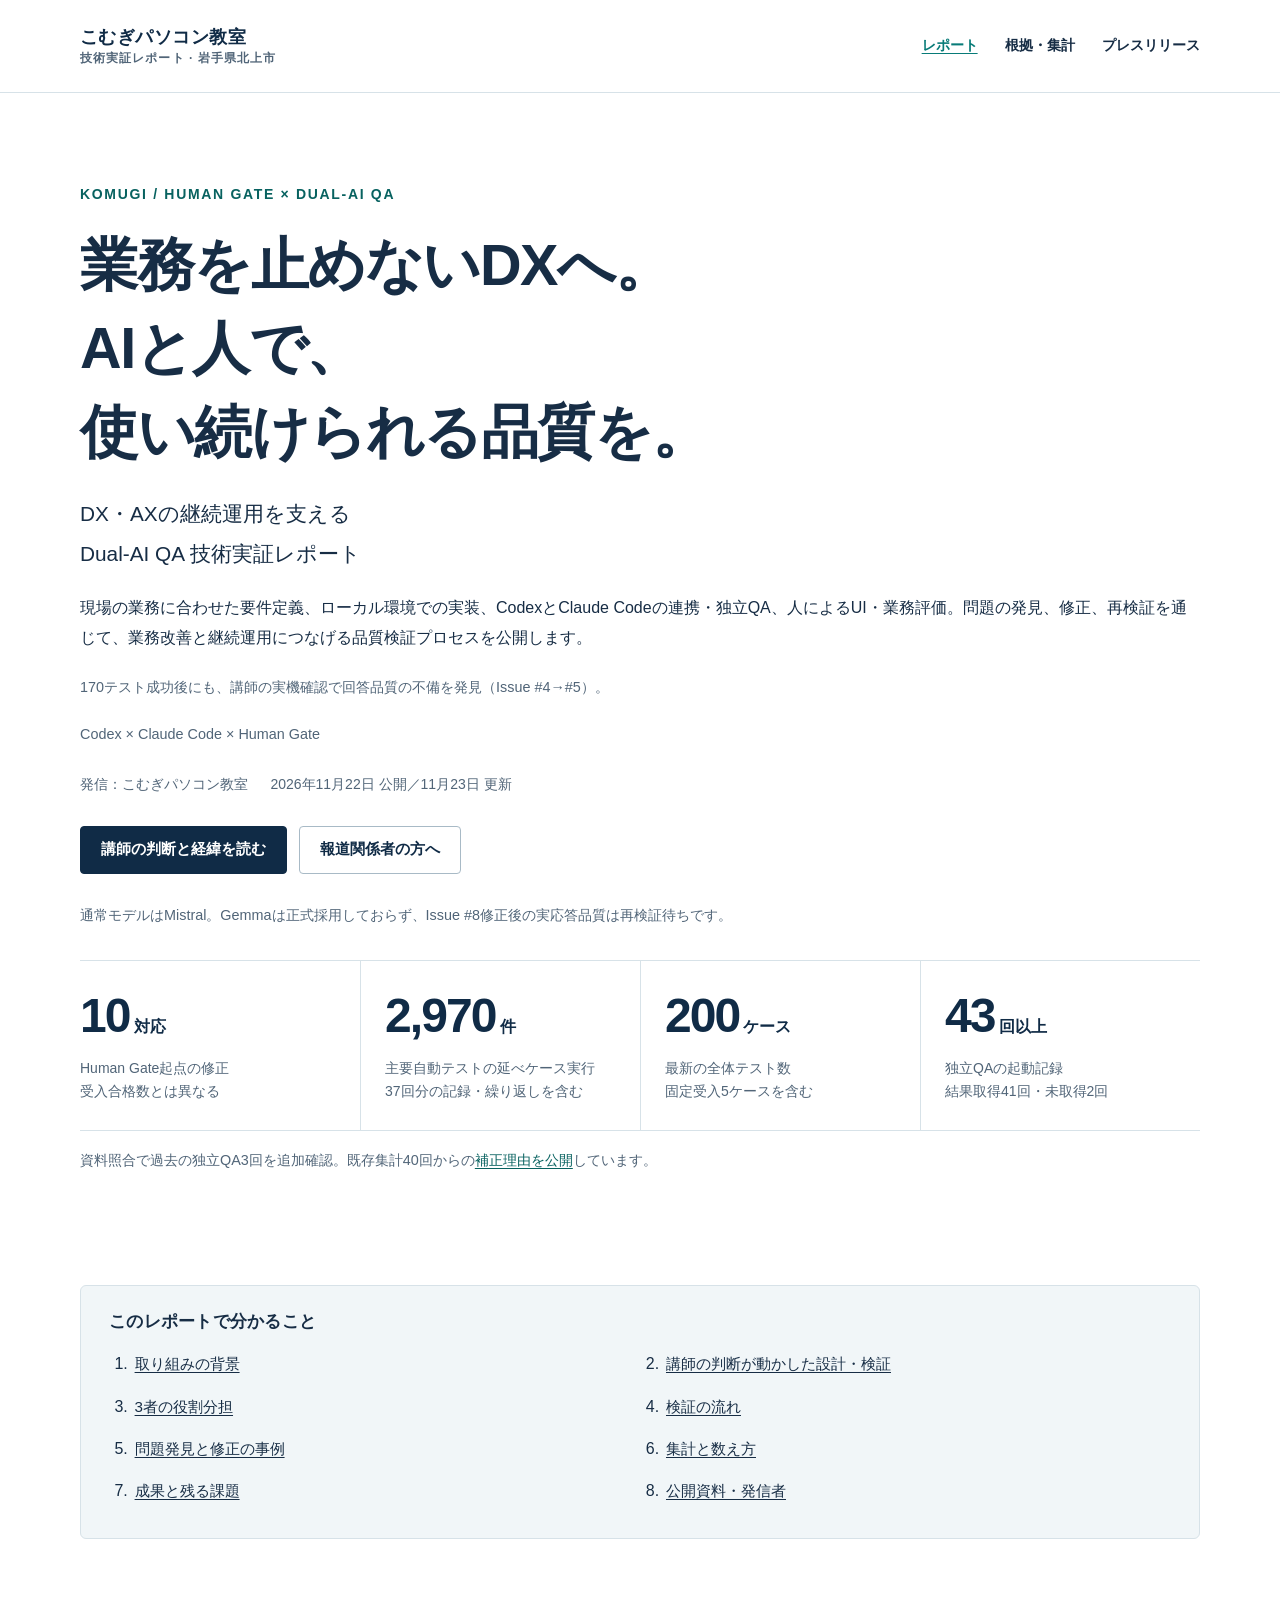
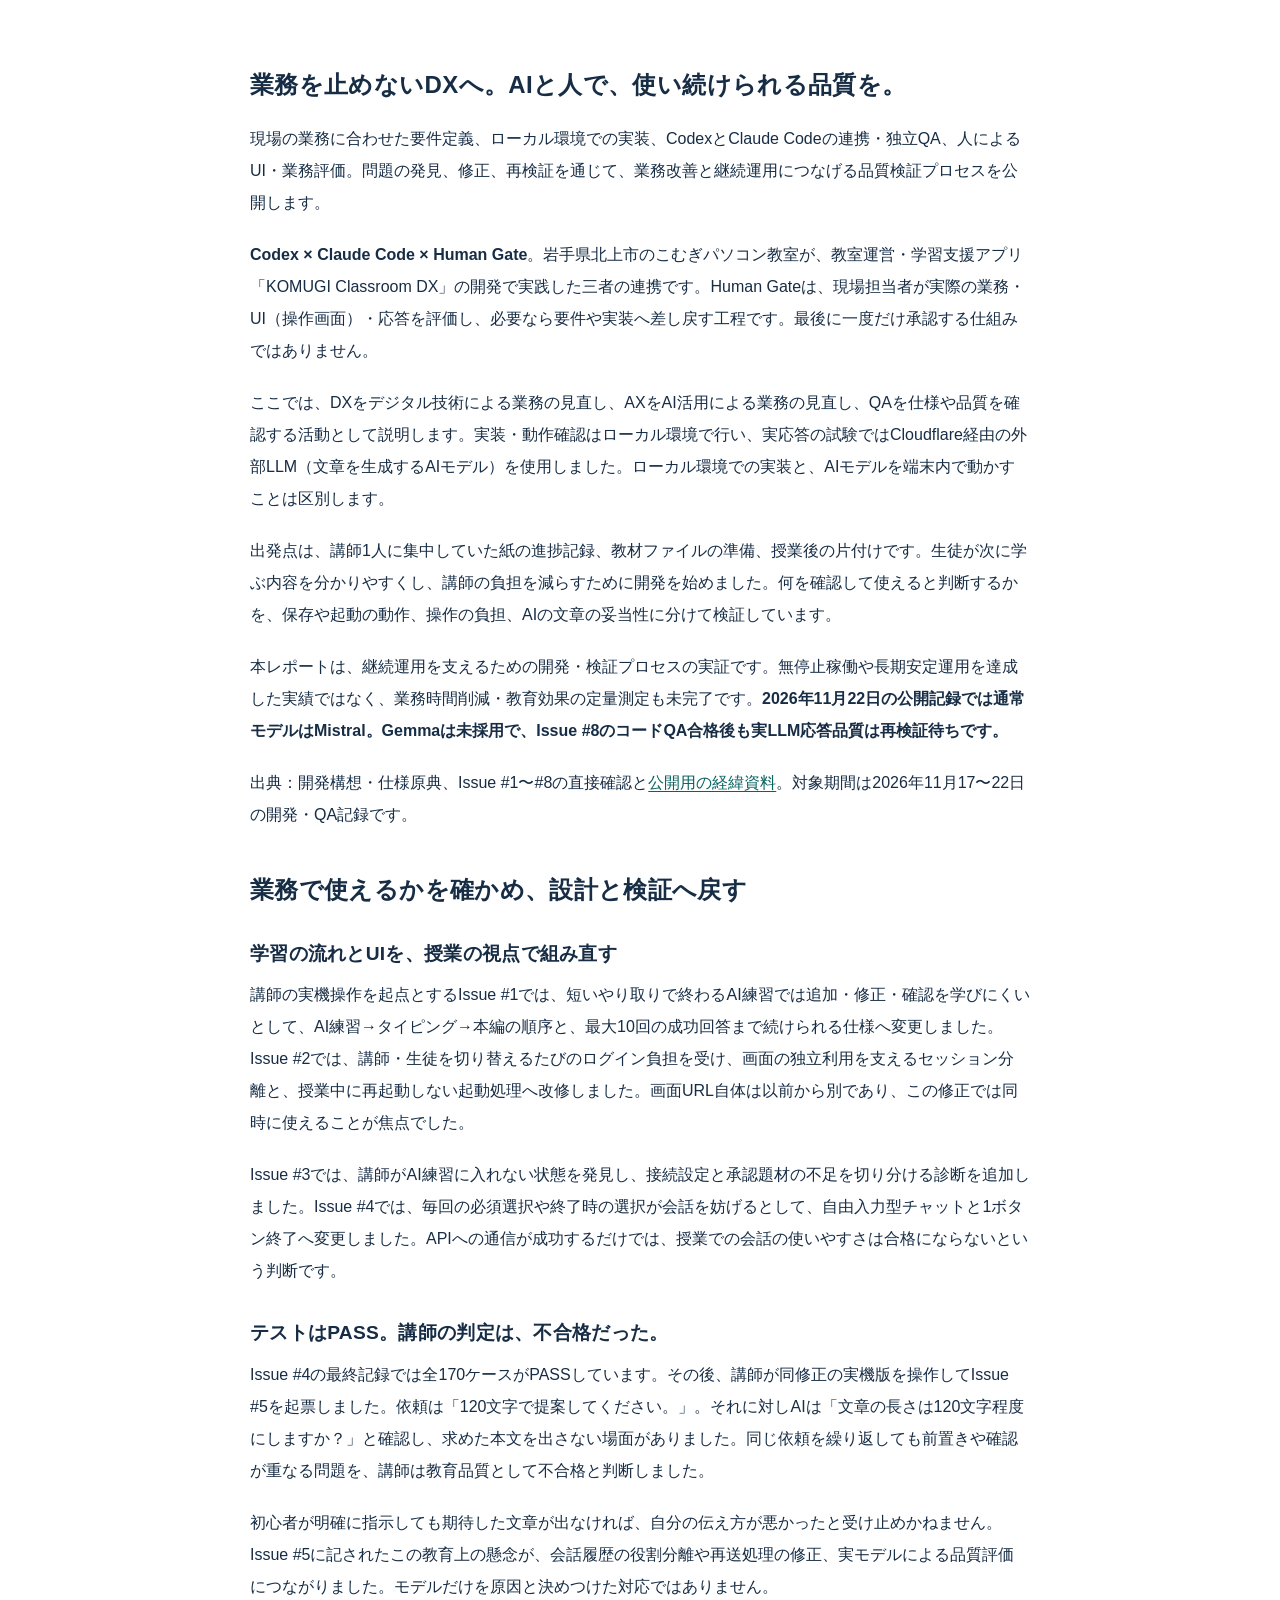
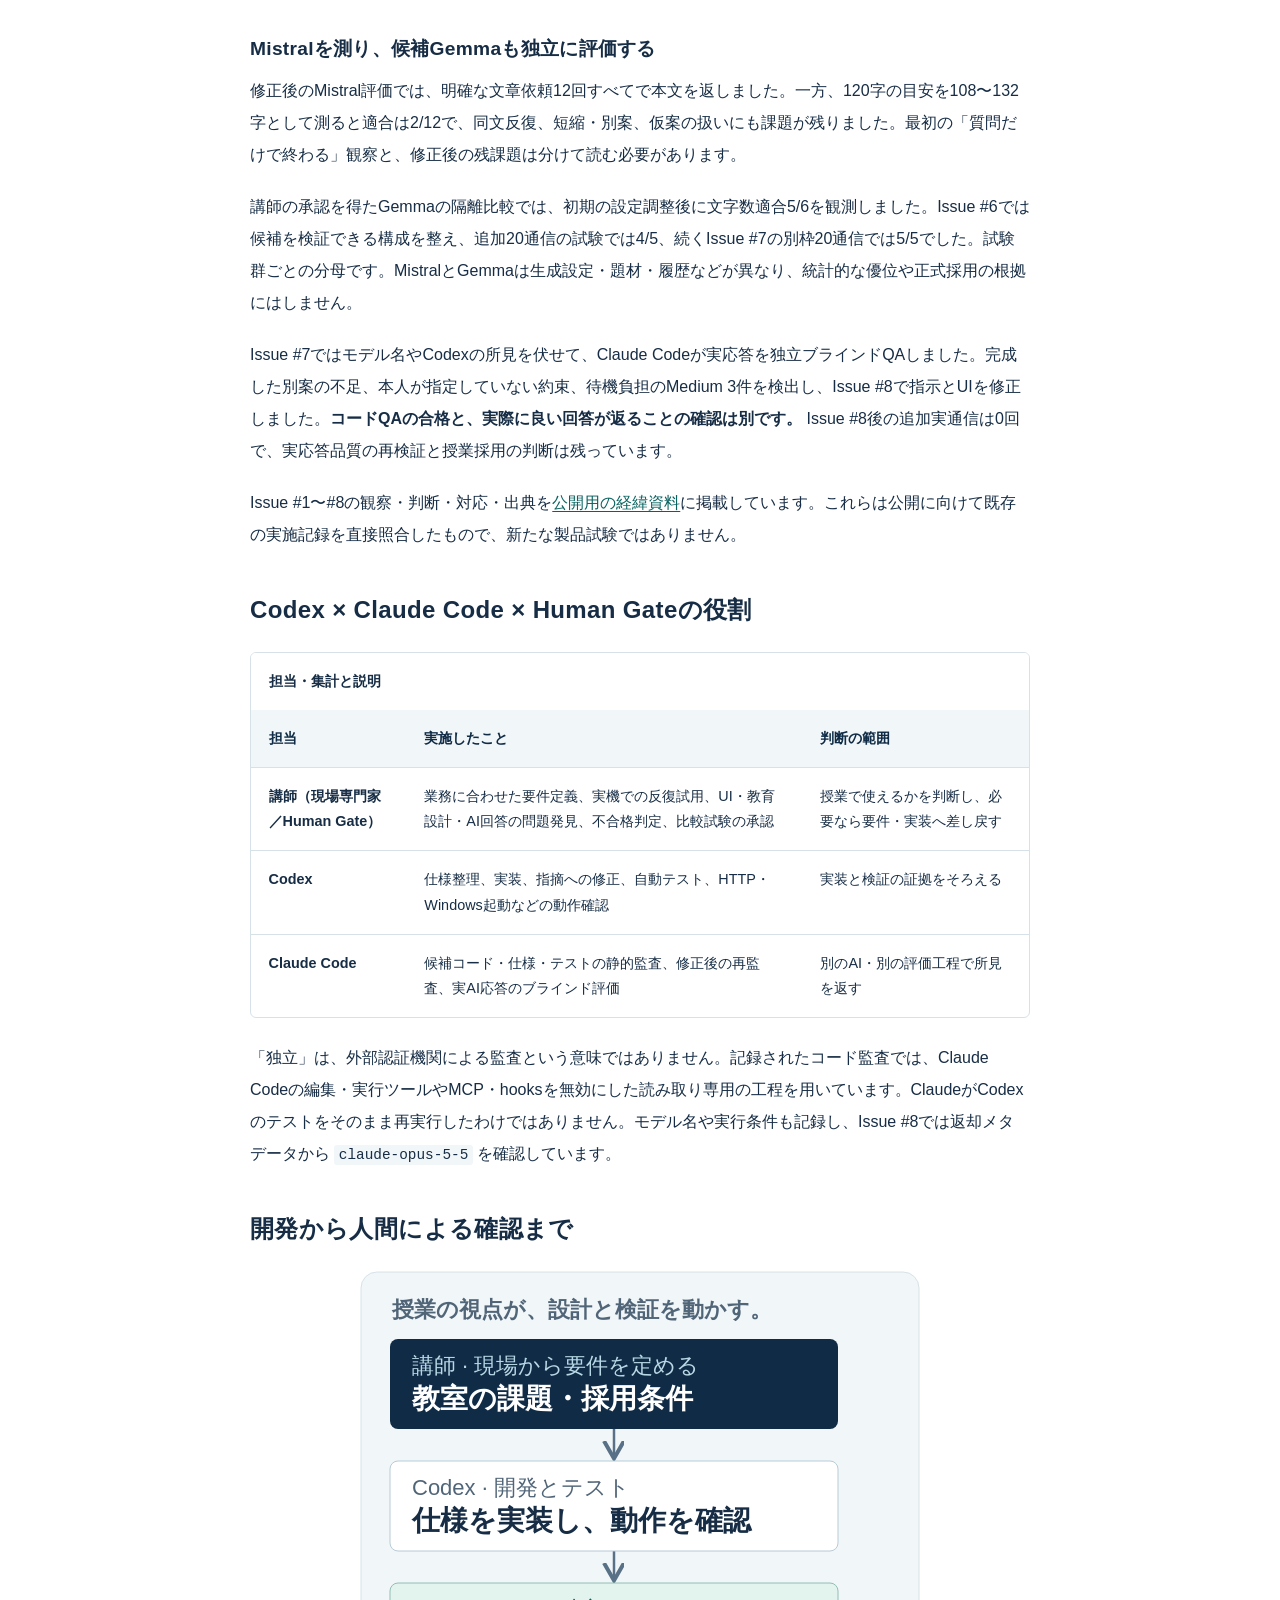
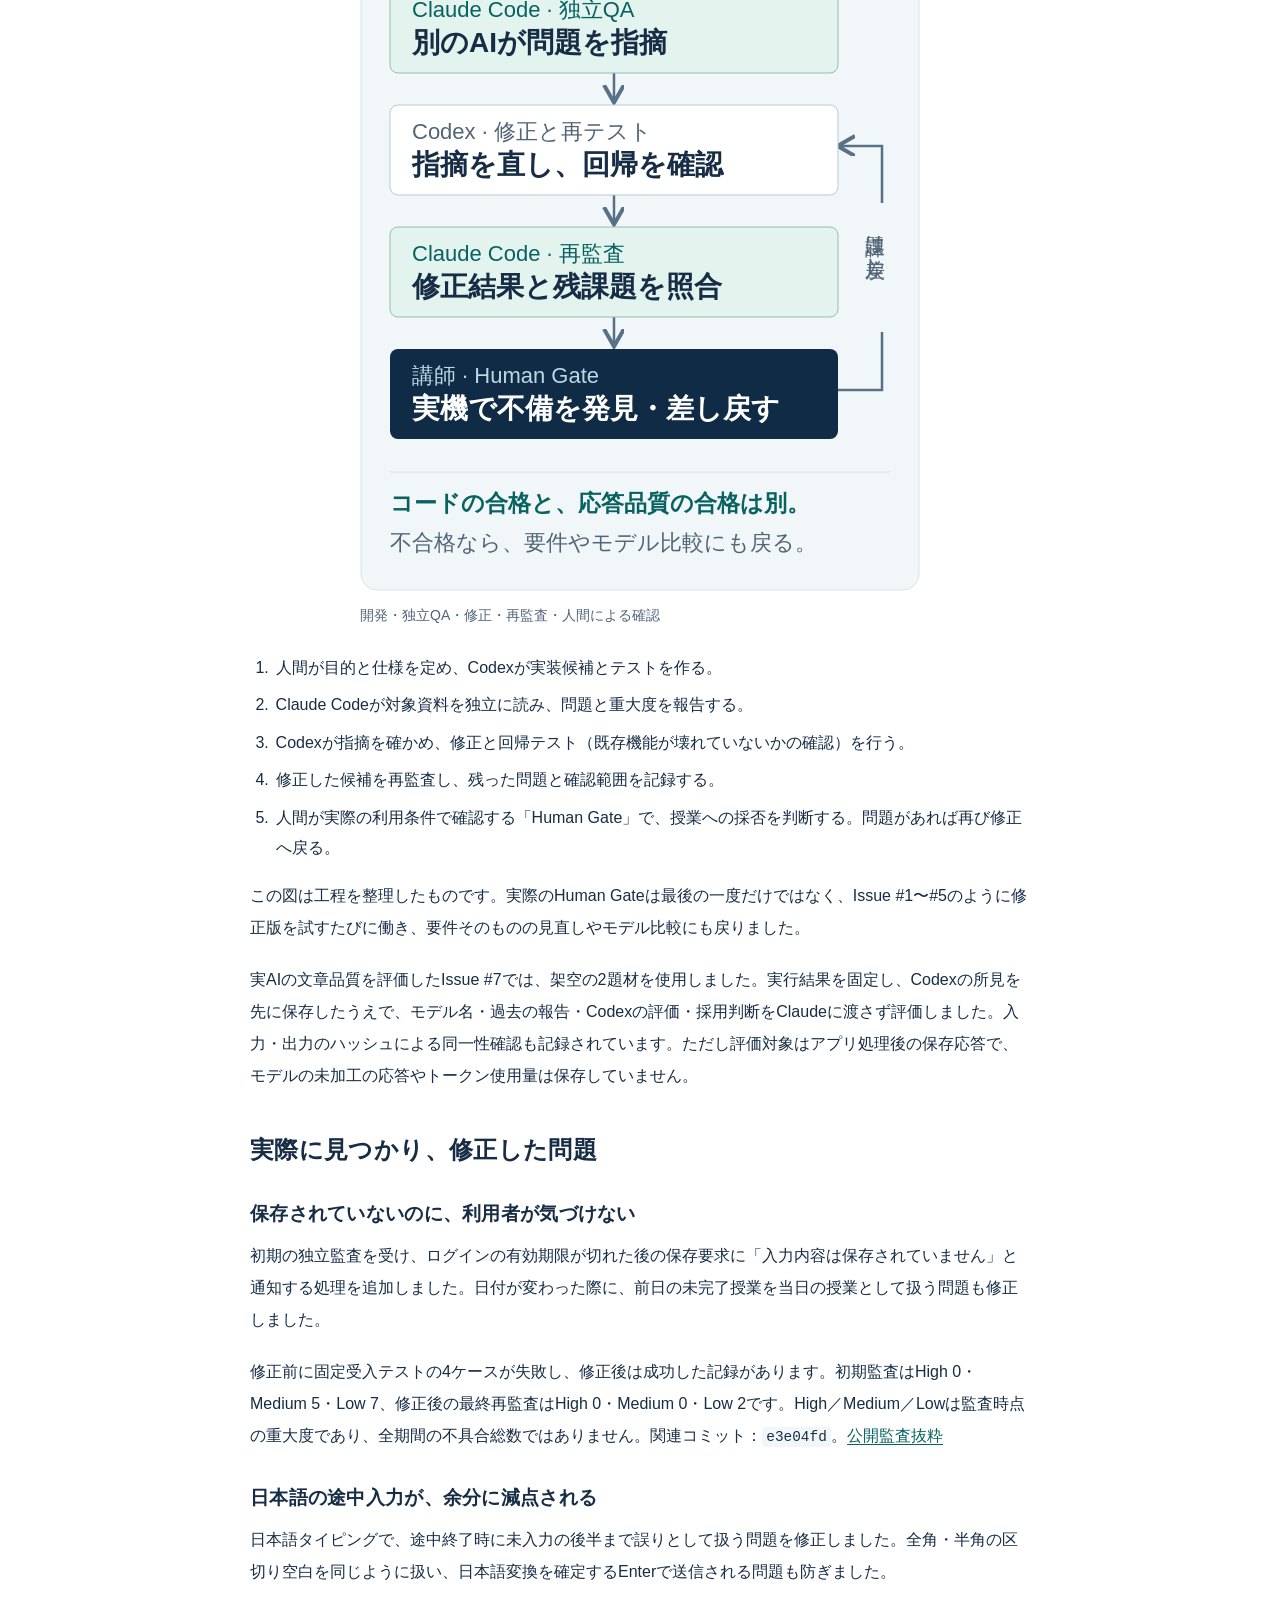
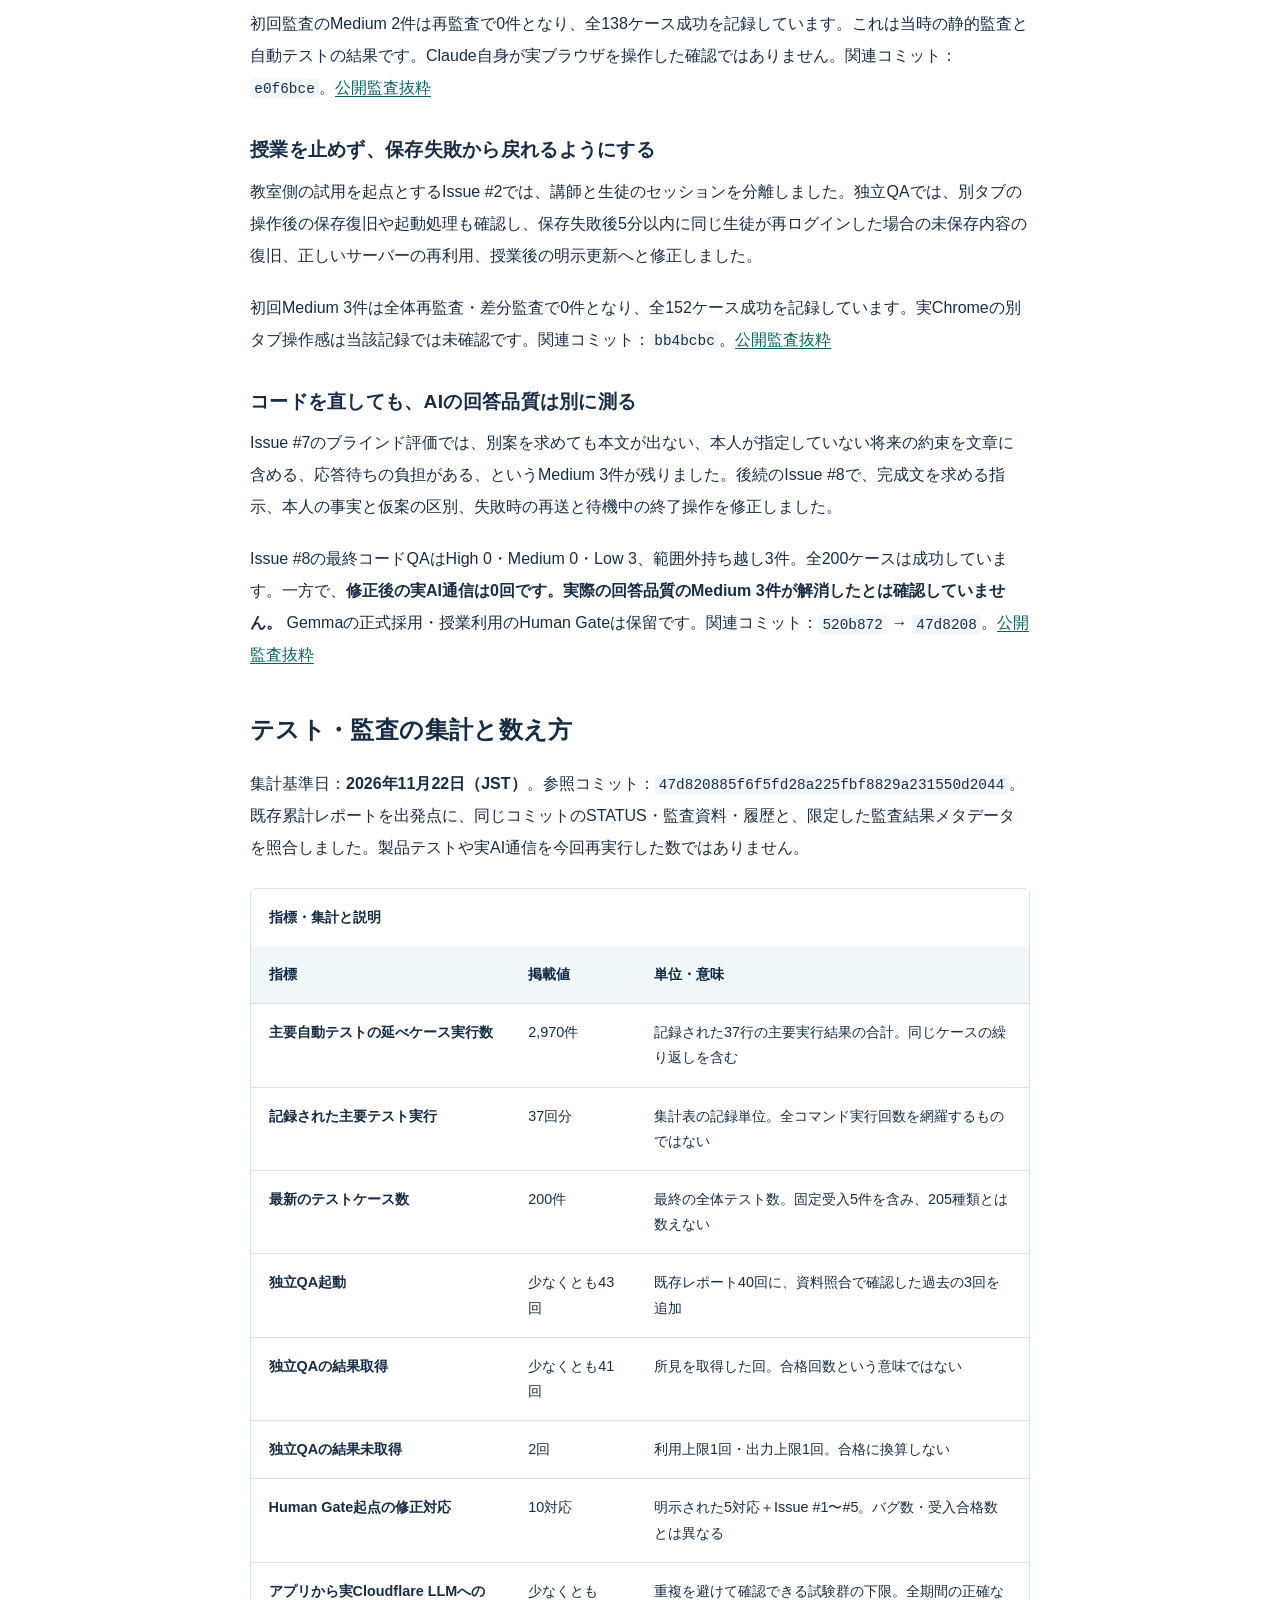
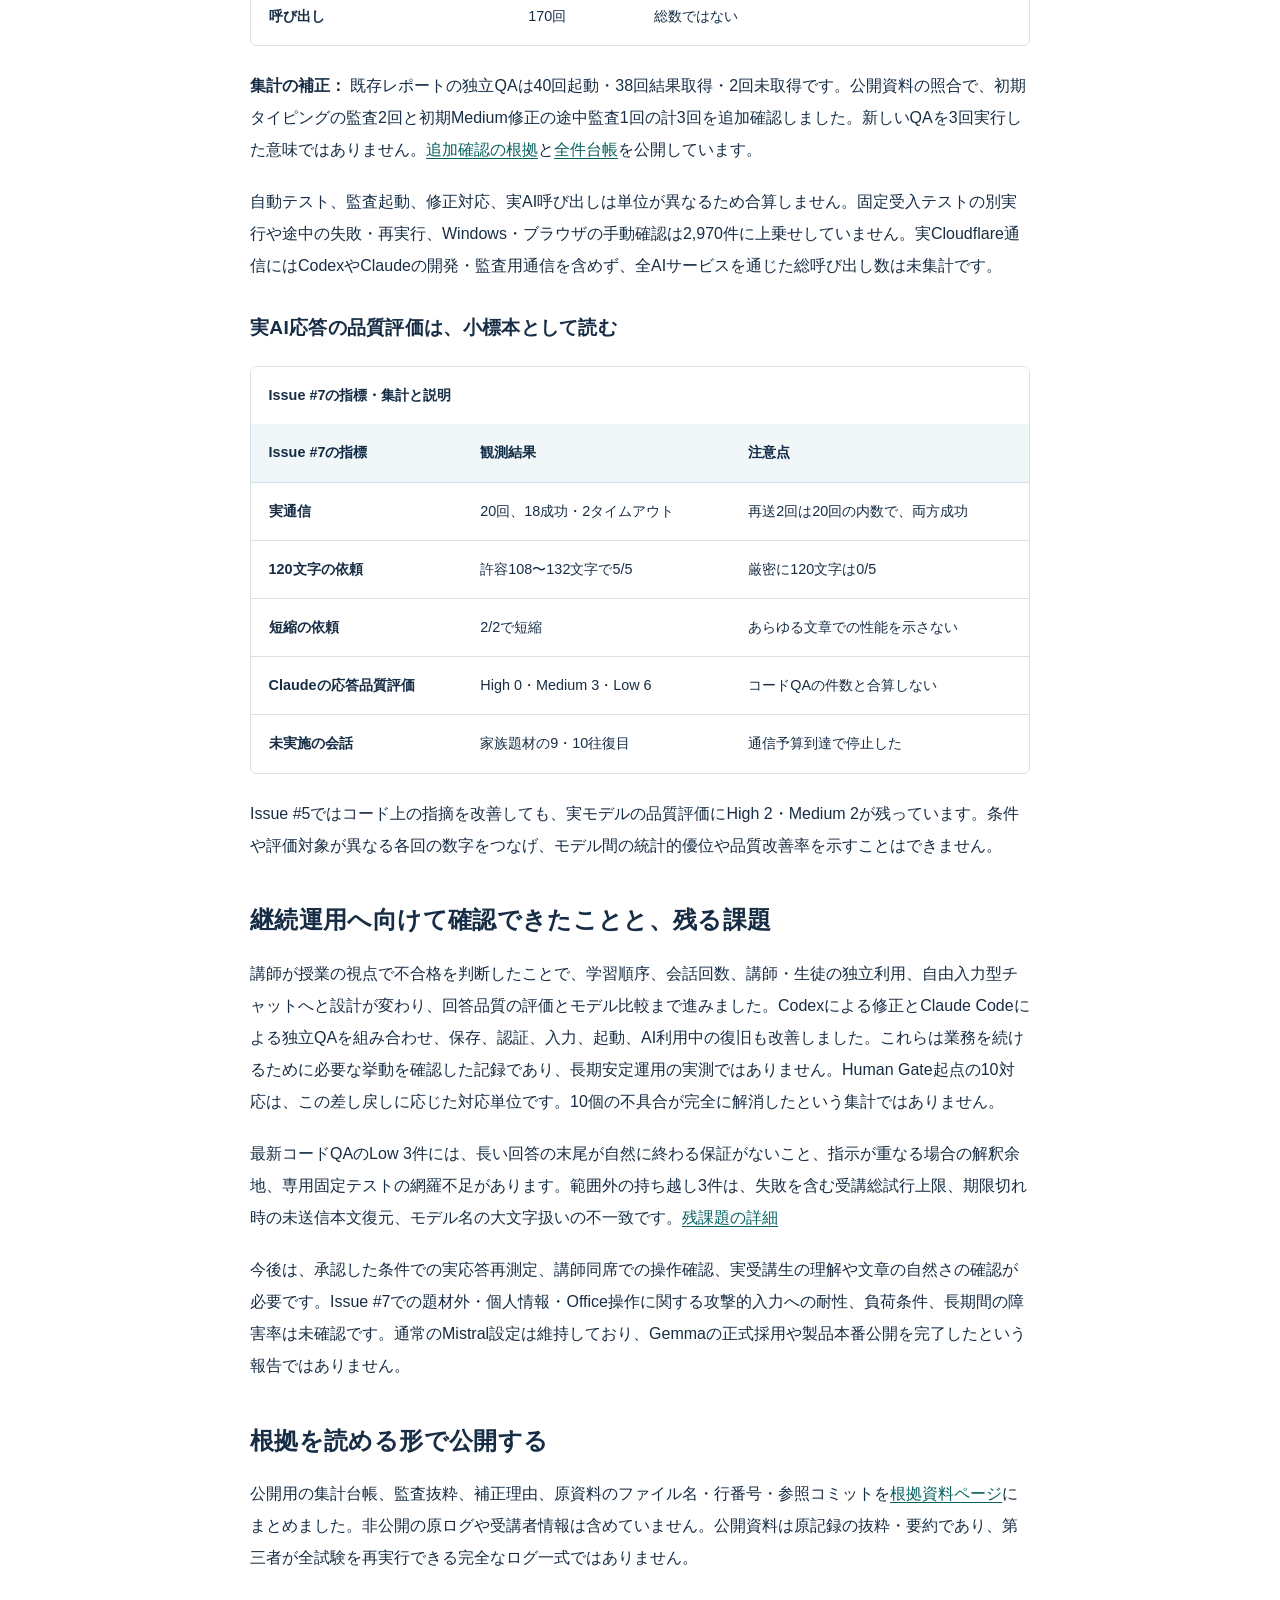
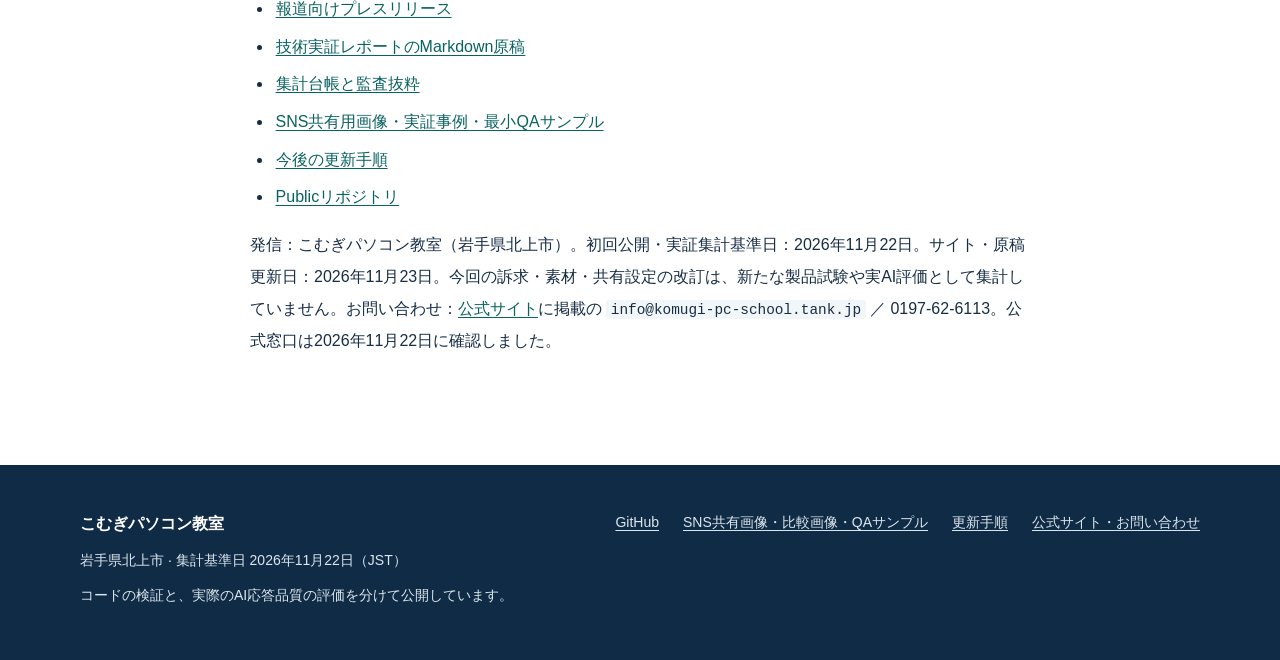
<file: index.html>
<!doctype html>
<html lang="ja"><head><meta charset="utf-8"><meta name="viewport" content="width=device-width,initial-scale=1"><title>DX・AXの継続運用を支える Dual-AI QA 技術実証レポート｜こむぎパソコン教室</title><meta name="description" content="DX・AXの継続運用へ向け、業務に合わせた要件定義、Codexの開発、Claude Codeの独立QA、人による実務評価から修正・再検証へつなぐ品質検証プロセスを公開。"><meta name="theme-color" content="#102b46"><link rel="canonical" href="https://suguruwada0612-ship-it.github.io/dual-ai-qa-report/"><meta property="og:type" content="article"><meta property="og:locale" content="ja_JP"><meta property="og:title" content="DX・AXの継続運用を支える Dual-AI QA 技術実証レポート"><meta property="og:description" content="DX・AXの継続運用へ向け、業務に合わせた要件定義、Codexの開発、Claude Codeの独立QA、人による実務評価から修正・再検証へつなぐ品質検証プロセスを公開。"><meta property="og:url" content="https://suguruwada0612-ship-it.github.io/dual-ai-qa-report/"><meta property="og:site_name" content="こむぎパソコン教室"><meta property="og:image" content="https://suguruwada0612-ship-it.github.io/dual-ai-qa-report/assets/ogp-dual-ai-qa-dx.png"><meta property="og:image:type" content="image/png"><meta property="og:image:width" content="1200"><meta property="og:image:height" content="630"><meta property="og:image:alt" content="業務を止めないDXへ。AIと人で、使い続けられる品質を。Codex × Claude Code × Human Gate。こむぎパソコン教室｜岩手県北上市。"><meta name="twitter:card" content="summary_large_image"><meta name="twitter:title" content="DX・AXの継続運用を支える Dual-AI QA 技術実証レポート"><meta name="twitter:description" content="DX・AXの継続運用へ向け、業務に合わせた要件定義、Codexの開発、Claude Codeの独立QA、人による実務評価から修正・再検証へつなぐ品質検証プロセスを公開。"><meta name="twitter:image" content="https://suguruwada0612-ship-it.github.io/dual-ai-qa-report/assets/ogp-dual-ai-qa-dx.png"><meta name="twitter:image:alt" content="業務を止めないDXへ。AIと人で、使い続けられる品質を。Codex × Claude Code × Human Gate。こむぎパソコン教室｜岩手県北上市。"><link rel="icon" href="assets/favicon.svg" type="image/svg+xml"><link rel="stylesheet" href="assets/style.css"></head>
<body><a class="skip-link" href="#main">本文へ移動</a><header class="site-header"><div class="container"><a class="brand" href="index.html">こむぎパソコン教室<small>技術実証レポート · 岩手県北上市</small></a><nav class="nav" aria-label="メインナビゲーション"><a href="index.html" aria-current="page">レポート</a><a href="evidence.html">根拠・集計</a><a href="press.html">プレスリリース</a></nav></div></header>
<main id="main" class="container"><section class="hero"><p class="eyebrow">KOMUGI / HUMAN GATE × DUAL-AI QA</p><h1>業務を止めないDXへ。<br>AIと人で、<br>使い続けられる品質を。</h1><p class="lede">DX・AXの継続運用を支える<br>Dual-AI QA 技術実証レポート</p><p>現場の業務に合わせた要件定義、ローカル環境での実装、CodexとClaude Codeの連携・独立QA、人によるUI・業務評価。問題の発見、修正、再検証を通じて、業務改善と継続運用につなげる品質検証プロセスを公開します。</p><p class="note">170テスト成功後にも、講師の実機確認で回答品質の不備を発見（Issue #4→#5）。</p><p class="note">Codex × Claude Code × Human Gate</p><div class="meta"><span>発信：こむぎパソコン教室</span><span>2026年11月22日 公開／11月23日 更新</span></div><div class="actions"><a class="button" href="#human-gate">講師の判断と経緯を読む</a><a class="button secondary" href="press.html">報道関係者の方へ</a></div><p class="note">通常モデルはMistral。Gemmaは正式採用しておらず、Issue #8修正後の実応答品質は再検証待ちです。</p><div class="metrics"><div class="metric"><span class="metric-value">10<small>対応</small></span><span class="metric-label">Human Gate起点の修正<br>受入合格数とは異なる</span></div><div class="metric"><span class="metric-value">2,970<small>件</small></span><span class="metric-label">主要自動テストの延べケース実行<br>37回分の記録・繰り返しを含む</span></div><div class="metric"><span class="metric-value">200<small>ケース</small></span><span class="metric-label">最新の全体テスト数<br>固定受入5ケースを含む</span></div><div class="metric"><span class="metric-value">43<small>回以上</small></span><span class="metric-label">独立QAの起動記録<br>結果取得41回・未取得2回</span></div></div><p class="note">資料照合で過去の独立QA3回を追加確認。既存集計40回からの<a href="evidence.html#correction">補正理由を公開</a>しています。</p></section><nav class="toc" aria-label="レポートの目次"><h2>このレポートで分かること</h2><ol><li><a href="#overview">取り組みの背景</a></li><li><a href="#human-gate">講師の判断が動かした設計・検証</a></li><li><a href="#roles">3者の役割分担</a></li><li><a href="#process">検証の流れ</a></li><li><a href="#cases">問題発見と修正の事例</a></li><li><a href="#metrics">集計と数え方</a></li><li><a href="#findings">成果と残る課題</a></li><li><a href="#publication">公開資料・発信者</a></li></ol></nav><article class="article prose"><h2 id="overview">業務を止めないDXへ。AIと人で、使い続けられる品質を。</h2>
<p>現場の業務に合わせた要件定義、ローカル環境での実装、CodexとClaude Codeの連携・独立QA、人によるUI・業務評価。問題の発見、修正、再検証を通じて、業務改善と継続運用につなげる品質検証プロセスを公開します。</p>
<p><strong>Codex × Claude Code × Human Gate</strong>。岩手県北上市のこむぎパソコン教室が、教室運営・学習支援アプリ「KOMUGI Classroom DX」の開発で実践した三者の連携です。Human Gateは、現場担当者が実際の業務・UI（操作画面）・応答を評価し、必要なら要件や実装へ差し戻す工程です。最後に一度だけ承認する仕組みではありません。</p>
<p>ここでは、DXをデジタル技術による業務の見直し、AXをAI活用による業務の見直し、QAを仕様や品質を確認する活動として説明します。実装・動作確認はローカル環境で行い、実応答の試験ではCloudflare経由の外部LLM（文章を生成するAIモデル）を使用しました。ローカル環境での実装と、AIモデルを端末内で動かすことは区別します。</p>
<p>出発点は、講師1人に集中していた紙の進捗記録、教材ファイルの準備、授業後の片付けです。生徒が次に学ぶ内容を分かりやすくし、講師の負担を減らすために開発を始めました。何を確認して使えると判断するかを、保存や起動の動作、操作の負担、AIの文章の妥当性に分けて検証しています。</p>
<p>本レポートは、継続運用を支えるための開発・検証プロセスの実証です。無停止稼働や長期安定運用を達成した実績ではなく、業務時間削減・教育効果の定量測定も未完了です。<strong>2026年11月22日の公開記録では通常モデルはMistral。Gemmaは未採用で、Issue #8のコードQA合格後も実LLM応答品質は再検証待ちです。</strong></p>
<p>出典：開発構想・仕様原典、Issue #1〜#8の直接確認と<a href="evidence.html#human-gate">公開用の経緯資料</a>。対象期間は2026年11月17〜22日の開発・QA記録です。</p>
<h2 id="human-gate">業務で使えるかを確かめ、設計と検証へ戻す</h2>
<h3>学習の流れとUIを、授業の視点で組み直す</h3>
<p>講師の実機操作を起点とするIssue #1では、短いやり取りで終わるAI練習では追加・修正・確認を学びにくいとして、AI練習→タイピング→本編の順序と、最大10回の成功回答まで続けられる仕様へ変更しました。Issue #2では、講師・生徒を切り替えるたびのログイン負担を受け、画面の独立利用を支えるセッション分離と、授業中に再起動しない起動処理へ改修しました。画面URL自体は以前から別であり、この修正では同時に使えることが焦点でした。</p>
<p>Issue #3では、講師がAI練習に入れない状態を発見し、接続設定と承認題材の不足を切り分ける診断を追加しました。Issue #4では、毎回の必須選択や終了時の選択が会話を妨げるとして、自由入力型チャットと1ボタン終了へ変更しました。APIへの通信が成功するだけでは、授業での会話の使いやすさは合格にならないという判断です。</p>
<h3>テストはPASS。講師の判定は、不合格だった。</h3>
<p>Issue #4の最終記録では全170ケースがPASSしています。その後、講師が同修正の実機版を操作してIssue #5を起票しました。依頼は「120文字で提案してください。」。それに対しAIは「文章の長さは120文字程度にしますか？」と確認し、求めた本文を出さない場面がありました。同じ依頼を繰り返しても前置きや確認が重なる問題を、講師は教育品質として不合格と判断しました。</p>
<p>初心者が明確に指示しても期待した文章が出なければ、自分の伝え方が悪かったと受け止めかねません。Issue #5に記されたこの教育上の懸念が、会話履歴の役割分離や再送処理の修正、実モデルによる品質評価につながりました。モデルだけを原因と決めつけた対応ではありません。</p>
<h3>Mistralを測り、候補Gemmaも独立に評価する</h3>
<p>修正後のMistral評価では、明確な文章依頼12回すべてで本文を返しました。一方、120字の目安を108〜132字として測ると適合は2/12で、同文反復、短縮・別案、仮案の扱いにも課題が残りました。最初の「質問だけで終わる」観察と、修正後の残課題は分けて読む必要があります。</p>
<p>講師の承認を得たGemmaの隔離比較では、初期の設定調整後に文字数適合5/6を観測しました。Issue #6では候補を検証できる構成を整え、追加20通信の試験では4/5、続くIssue #7の別枠20通信では5/5でした。試験群ごとの分母です。MistralとGemmaは生成設定・題材・履歴などが異なり、統計的な優位や正式採用の根拠にはしません。</p>
<p>Issue #7ではモデル名やCodexの所見を伏せて、Claude Codeが実応答を独立ブラインドQAしました。完成した別案の不足、本人が指定していない約束、待機負担のMedium 3件を検出し、Issue #8で指示とUIを修正しました。<strong>コードQAの合格と、実際に良い回答が返ることの確認は別です。</strong> Issue #8後の追加実通信は0回で、実応答品質の再検証と授業採用の判断は残っています。</p>
<p>Issue #1〜#8の観察・判断・対応・出典を<a href="evidence.html#human-gate">公開用の経緯資料</a>に掲載しています。これらは公開に向けて既存の実施記録を直接照合したもので、新たな製品試験ではありません。</p>
<h2 id="roles">Codex × Claude Code × Human Gateの役割</h2>
<div class="table-scroll" role="region" aria-label="担当・集計と説明" tabindex="0"><table><caption>担当・集計と説明</caption><thead><tr><th scope="col">担当</th><th scope="col">実施したこと</th><th scope="col">判断の範囲</th></tr></thead><tbody><tr><td>講師（現場専門家／Human Gate）</td><td>業務に合わせた要件定義、実機での反復試用、UI・教育設計・AI回答の問題発見、不合格判定、比較試験の承認</td><td>授業で使えるかを判断し、必要なら要件・実装へ差し戻す</td></tr><tr><td>Codex</td><td>仕様整理、実装、指摘への修正、自動テスト、HTTP・Windows起動などの動作確認</td><td>実装と検証の証拠をそろえる</td></tr><tr><td>Claude Code</td><td>候補コード・仕様・テストの静的監査、修正後の再監査、実AI応答のブラインド評価</td><td>別のAI・別の評価工程で所見を返す</td></tr></tbody></table></div>
<p>「独立」は、外部認証機関による監査という意味ではありません。記録されたコード監査では、Claude Codeの編集・実行ツールやMCP・hooksを無効にした読み取り専用の工程を用いています。ClaudeがCodexのテストをそのまま再実行したわけではありません。モデル名や実行条件も記録し、Issue #8では返却メタデータから <code>claude-opus-5-5</code> を確認しています。</p>
<h2 id="process">開発から人間による確認まで</h2>
<figure class="hero-diagram"><img src="assets/qa-process.svg" alt="人間が要件を決め、Codexが開発・テスト、Claude Codeが独立QA、Codexが修正、Claude Codeが再監査し、人間が利用を判断する。指摘が残れば前の工程へ戻る。" width="560" height="920" loading="lazy"><figcaption>開発・独立QA・修正・再監査・人間による確認</figcaption></figure>
<ol><li>人間が目的と仕様を定め、Codexが実装候補とテストを作る。</li><li>Claude Codeが対象資料を独立に読み、問題と重大度を報告する。</li><li>Codexが指摘を確かめ、修正と回帰テスト（既存機能が壊れていないかの確認）を行う。</li><li>修正した候補を再監査し、残った問題と確認範囲を記録する。</li><li>人間が実際の利用条件で確認する「Human Gate」で、授業への採否を判断する。問題があれば再び修正へ戻る。</li></ol>
<p>この図は工程を整理したものです。実際のHuman Gateは最後の一度だけではなく、Issue #1〜#5のように修正版を試すたびに働き、要件そのものの見直しやモデル比較にも戻りました。</p>
<p>実AIの文章品質を評価したIssue #7では、架空の2題材を使用しました。実行結果を固定し、Codexの所見を先に保存したうえで、モデル名・過去の報告・Codexの評価・採用判断をClaudeに渡さず評価しました。入力・出力のハッシュによる同一性確認も記録されています。ただし評価対象はアプリ処理後の保存応答で、モデルの未加工の応答やトークン使用量は保存していません。</p>
<h2 id="cases">実際に見つかり、修正した問題</h2>
<h3>保存されていないのに、利用者が気づけない</h3>
<p>初期の独立監査を受け、ログインの有効期限が切れた後の保存要求に「入力内容は保存されていません」と通知する処理を追加しました。日付が変わった際に、前日の未完了授業を当日の授業として扱う問題も修正しました。</p>
<p>修正前に固定受入テストの4ケースが失敗し、修正後は成功した記録があります。初期監査はHigh 0・Medium 5・Low 7、修正後の最終再監査はHigh 0・Medium 0・Low 2です。High／Medium／Lowは監査時点の重大度であり、全期間の不具合総数ではありません。関連コミット：<code>e3e04fd</code>。<a href="evidence.html#cases">公開監査抜粋</a></p>
<h3>日本語の途中入力が、余分に減点される</h3>
<p>日本語タイピングで、途中終了時に未入力の後半まで誤りとして扱う問題を修正しました。全角・半角の区切り空白を同じように扱い、日本語変換を確定するEnterで送信される問題も防ぎました。</p>
<p>初回監査のMedium 2件は再監査で0件となり、全138ケース成功を記録しています。これは当時の静的監査と自動テストの結果です。Claude自身が実ブラウザを操作した確認ではありません。関連コミット：<code>e0f6bce</code>。<a href="evidence.html#cases">公開監査抜粋</a></p>
<h3>授業を止めず、保存失敗から戻れるようにする</h3>
<p>教室側の試用を起点とするIssue #2では、講師と生徒のセッションを分離しました。独立QAでは、別タブの操作後の保存復旧や起動処理も確認し、保存失敗後5分以内に同じ生徒が再ログインした場合の未保存内容の復旧、正しいサーバーの再利用、授業後の明示更新へと修正しました。</p>
<p>初回Medium 3件は全体再監査・差分監査で0件となり、全152ケース成功を記録しています。実Chromeの別タブ操作感は当該記録では未確認です。関連コミット：<code>bb4bcbc</code>。<a href="evidence.html#cases">公開監査抜粋</a></p>
<h3>コードを直しても、AIの回答品質は別に測る</h3>
<p>Issue #7のブラインド評価では、別案を求めても本文が出ない、本人が指定していない将来の約束を文章に含める、応答待ちの負担がある、というMedium 3件が残りました。後続のIssue #8で、完成文を求める指示、本人の事実と仮案の区別、失敗時の再送と待機中の終了操作を修正しました。</p>
<p>Issue #8の最終コードQAはHigh 0・Medium 0・Low 3、範囲外持ち越し3件。全200ケースは成功しています。一方で、<strong>修正後の実AI通信は0回です。実際の回答品質のMedium 3件が解消したとは確認していません。</strong> Gemmaの正式採用・授業利用のHuman Gateは保留です。関連コミット：<code>520b872</code> → <code>47d8208</code>。<a href="evidence.html#cases">公開監査抜粋</a></p>
<h2 id="metrics">テスト・監査の集計と数え方</h2>
<p>集計基準日：<strong>2026年11月22日（JST）</strong>。参照コミット：<code>47d820885f6f5fd28a225fbf8829a231550d2044</code>。既存累計レポートを出発点に、同じコミットのSTATUS・監査資料・履歴と、限定した監査結果メタデータを照合しました。製品テストや実AI通信を今回再実行した数ではありません。</p>
<div class="table-scroll" role="region" aria-label="指標・集計と説明" tabindex="0"><table><caption>指標・集計と説明</caption><thead><tr><th scope="col">指標</th><th scope="col">掲載値</th><th scope="col">単位・意味</th></tr></thead><tbody><tr><td>主要自動テストの延べケース実行数</td><td>2,970件</td><td>記録された37行の主要実行結果の合計。同じケースの繰り返しを含む</td></tr><tr><td>記録された主要テスト実行</td><td>37回分</td><td>集計表の記録単位。全コマンド実行回数を網羅するものではない</td></tr><tr><td>最新のテストケース数</td><td>200件</td><td>最終の全体テスト数。固定受入5件を含み、205種類とは数えない</td></tr><tr><td>独立QA起動</td><td>少なくとも43回</td><td>既存レポート40回に、資料照合で確認した過去の3回を追加</td></tr><tr><td>独立QAの結果取得</td><td>少なくとも41回</td><td>所見を取得した回。合格回数という意味ではない</td></tr><tr><td>独立QAの結果未取得</td><td>2回</td><td>利用上限1回・出力上限1回。合格に換算しない</td></tr><tr><td>Human Gate起点の修正対応</td><td>10対応</td><td>明示された5対応＋Issue #1〜#5。バグ数・受入合格数とは異なる</td></tr><tr><td>アプリから実Cloudflare LLMへの呼び出し</td><td>少なくとも170回</td><td>重複を避けて確認できる試験群の下限。全期間の正確な総数ではない</td></tr></tbody></table></div>
<p><strong>集計の補正：</strong> 既存レポートの独立QAは40回起動・38回結果取得・2回未取得です。公開資料の照合で、初期タイピングの監査2回と初期Medium修正の途中監査1回の計3回を追加確認しました。新しいQAを3回実行した意味ではありません。<a href="evidence.html#correction">追加確認の根拠</a>と<a href="evidence.html#ledgers">全件台帳</a>を公開しています。</p>
<p>自動テスト、監査起動、修正対応、実AI呼び出しは単位が異なるため合算しません。固定受入テストの別実行や途中の失敗・再実行、Windows・ブラウザの手動確認は2,970件に上乗せしていません。実Cloudflare通信にはCodexやClaudeの開発・監査用通信を含めず、全AIサービスを通じた総呼び出し数は未集計です。</p>
<h3>実AI応答の品質評価は、小標本として読む</h3>
<div class="table-scroll" role="region" aria-label="Issue #7の指標・集計と説明" tabindex="0"><table><caption>Issue #7の指標・集計と説明</caption><thead><tr><th scope="col">Issue #7の指標</th><th scope="col">観測結果</th><th scope="col">注意点</th></tr></thead><tbody><tr><td>実通信</td><td>20回、18成功・2タイムアウト</td><td>再送2回は20回の内数で、両方成功</td></tr><tr><td>120文字の依頼</td><td>許容108〜132文字で5/5</td><td>厳密に120文字は0/5</td></tr><tr><td>短縮の依頼</td><td>2/2で短縮</td><td>あらゆる文章での性能を示さない</td></tr><tr><td>Claudeの応答品質評価</td><td>High 0・Medium 3・Low 6</td><td>コードQAの件数と合算しない</td></tr><tr><td>未実施の会話</td><td>家族題材の9・10往復目</td><td>通信予算到達で停止した</td></tr></tbody></table></div>
<p>Issue #5ではコード上の指摘を改善しても、実モデルの品質評価にHigh 2・Medium 2が残っています。条件や評価対象が異なる各回の数字をつなげ、モデル間の統計的優位や品質改善率を示すことはできません。</p>
<h2 id="findings">継続運用へ向けて確認できたことと、残る課題</h2>
<p>講師が授業の視点で不合格を判断したことで、学習順序、会話回数、講師・生徒の独立利用、自由入力型チャットへと設計が変わり、回答品質の評価とモデル比較まで進みました。Codexによる修正とClaude Codeによる独立QAを組み合わせ、保存、認証、入力、起動、AI利用中の復旧も改善しました。これらは業務を続けるために必要な挙動を確認した記録であり、長期安定運用の実測ではありません。Human Gate起点の10対応は、この差し戻しに応じた対応単位です。10個の不具合が完全に解消したという集計ではありません。</p>
<p>最新コードQAのLow 3件には、長い回答の末尾が自然に終わる保証がないこと、指示が重なる場合の解釈余地、専用固定テストの網羅不足があります。範囲外の持ち越し3件は、失敗を含む受講総試行上限、期限切れ時の未送信本文復元、モデル名の大文字扱いの不一致です。<a href="evidence.html#limits">残課題の詳細</a></p>
<p>今後は、承認した条件での実応答再測定、講師同席での操作確認、実受講生の理解や文章の自然さの確認が必要です。Issue #7での題材外・個人情報・Office操作に関する攻撃的入力への耐性、負荷条件、長期間の障害率は未確認です。通常のMistral設定は維持しており、Gemmaの正式採用や製品本番公開を完了したという報告ではありません。</p>
<h2 id="publication">根拠を読める形で公開する</h2>
<p>公開用の集計台帳、監査抜粋、補正理由、原資料のファイル名・行番号・参照コミットを<a href="evidence.html">根拠資料ページ</a>にまとめました。非公開の原ログや受講者情報は含めていません。公開資料は原記録の抜粋・要約であり、第三者が全試験を再実行できる完全なログ一式ではありません。</p>
<ul><li><a href="press.html">報道向けプレスリリース</a></li><li><a href="report.md">技術実証レポートのMarkdown原稿</a></li><li><a href="evidence.html">集計台帳と監査抜粋</a></li><li><a href="media.html">SNS共有用画像・実証事例・最小QAサンプル</a></li><li><a href="UPDATE.md">今後の更新手順</a></li><li><a href="https://github.com/suguruwada0612-ship-it/dual-ai-qa-report">Publicリポジトリ</a></li></ul>
<p>発信：こむぎパソコン教室（岩手県北上市）。初回公開・実証集計基準日：2026年11月22日。サイト・原稿更新日：2026年11月23日。今回の訴求・素材・共有設定の改訂は、新たな製品試験や実AI評価として集計していません。お問い合わせ：<a href="https://komugi-pc-school.tank.jp/">公式サイト</a>に掲載の <code>info@komugi-pc-school.tank.jp</code> ／ 0197-62-6113。公式窓口は2026年11月22日に確認しました。</p></article></main>
<footer class="site-footer"><div class="container"><div><p><strong>こむぎパソコン教室</strong></p><p>岩手県北上市 · 集計基準日 2026年11月22日（JST）</p><p>コードの検証と、実際のAI応答品質の評価を分けて公開しています。</p></div><nav aria-label="フッターナビゲーション"><a href="https://github.com/suguruwada0612-ship-it/dual-ai-qa-report">GitHub</a><a href="media.html">SNS共有画像・比較画像・QAサンプル</a><a href="UPDATE.md">更新手順</a><a href="https://komugi-pc-school.tank.jp/">公式サイト・お問い合わせ</a></nav></div></footer></body></html>
</file>
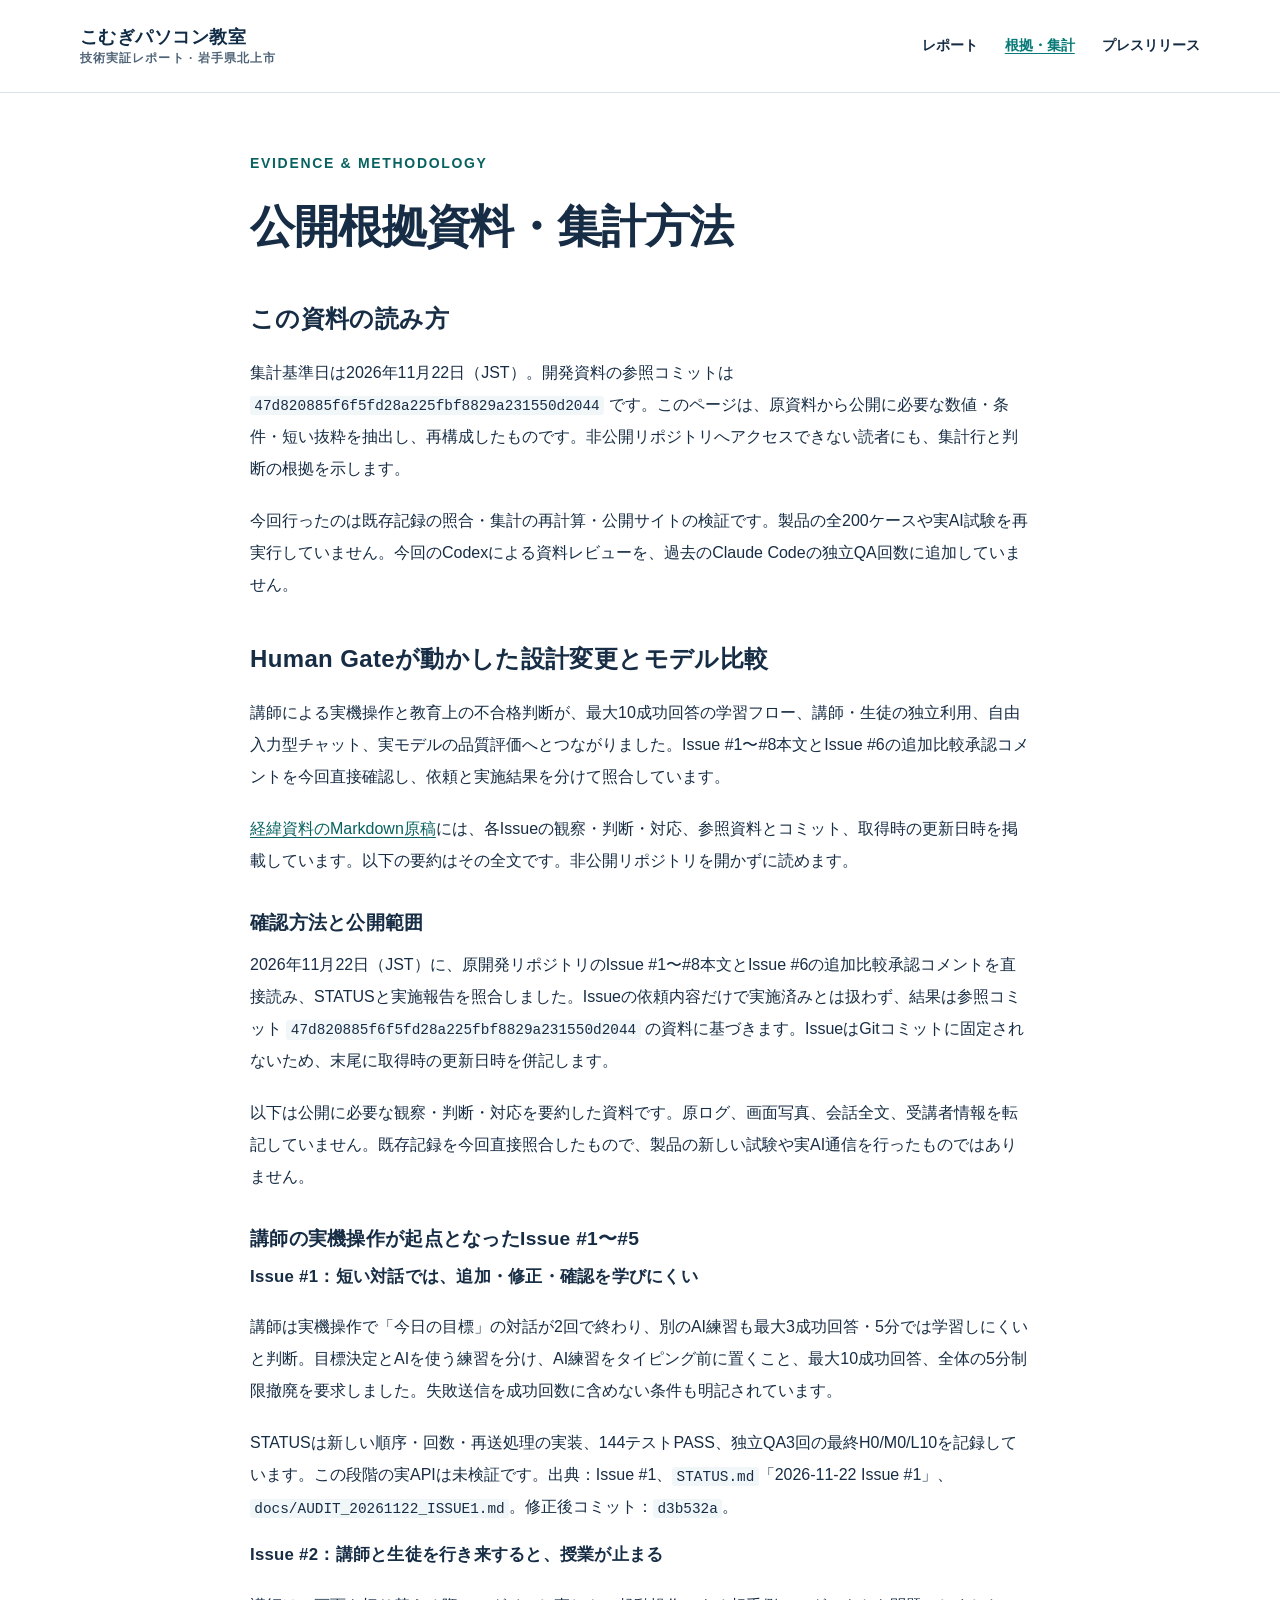
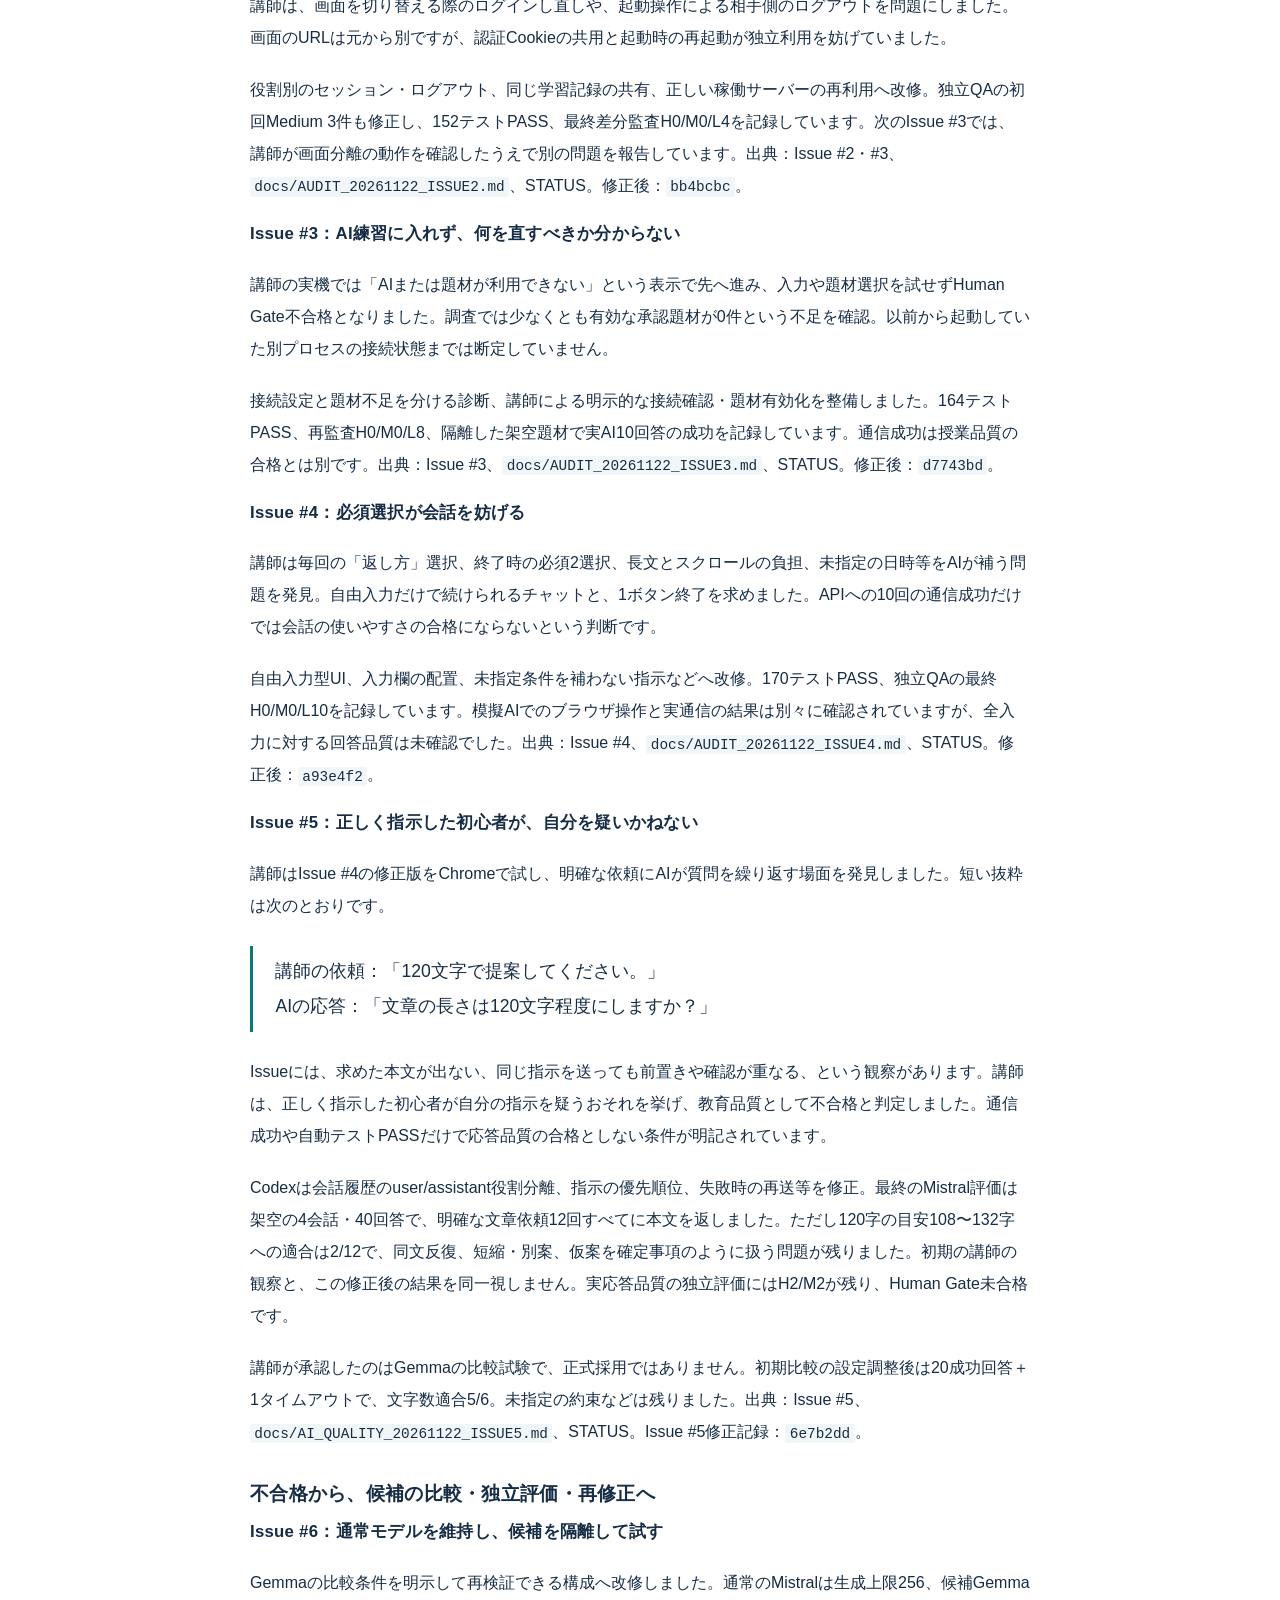
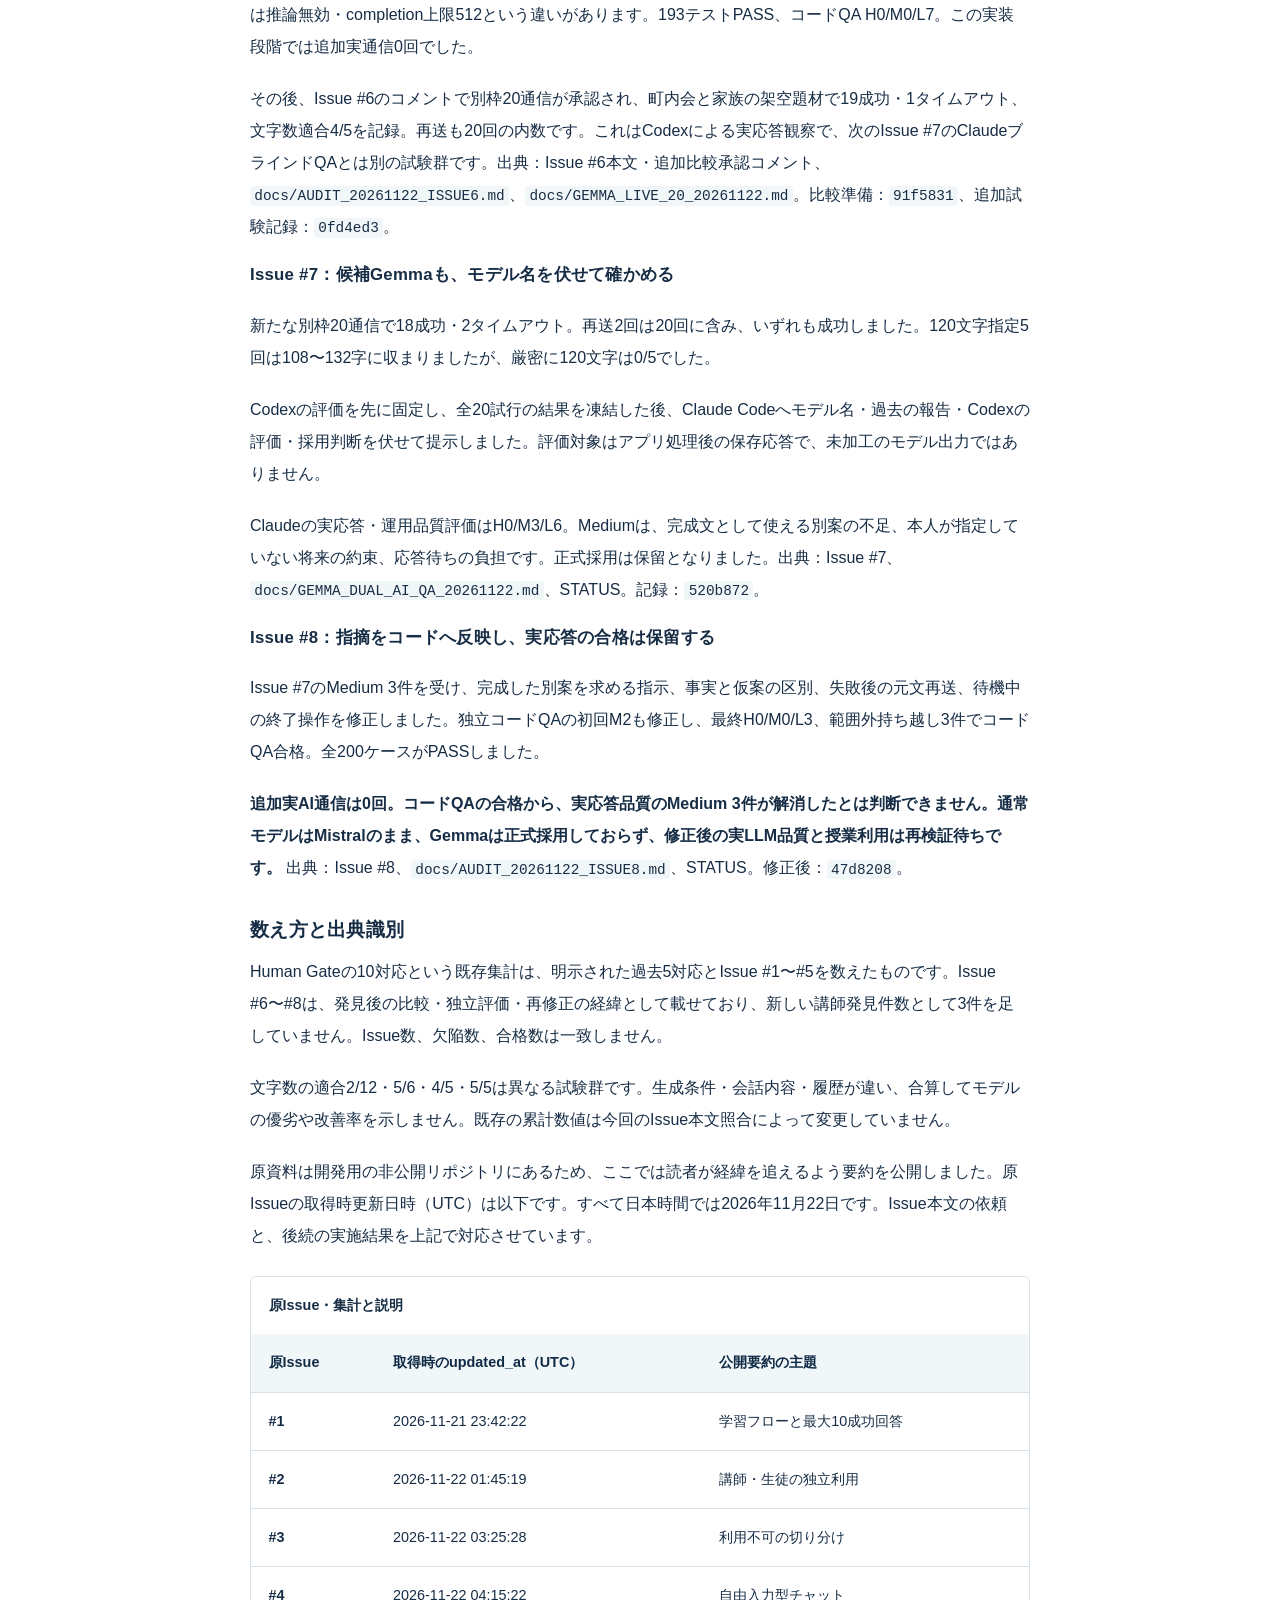
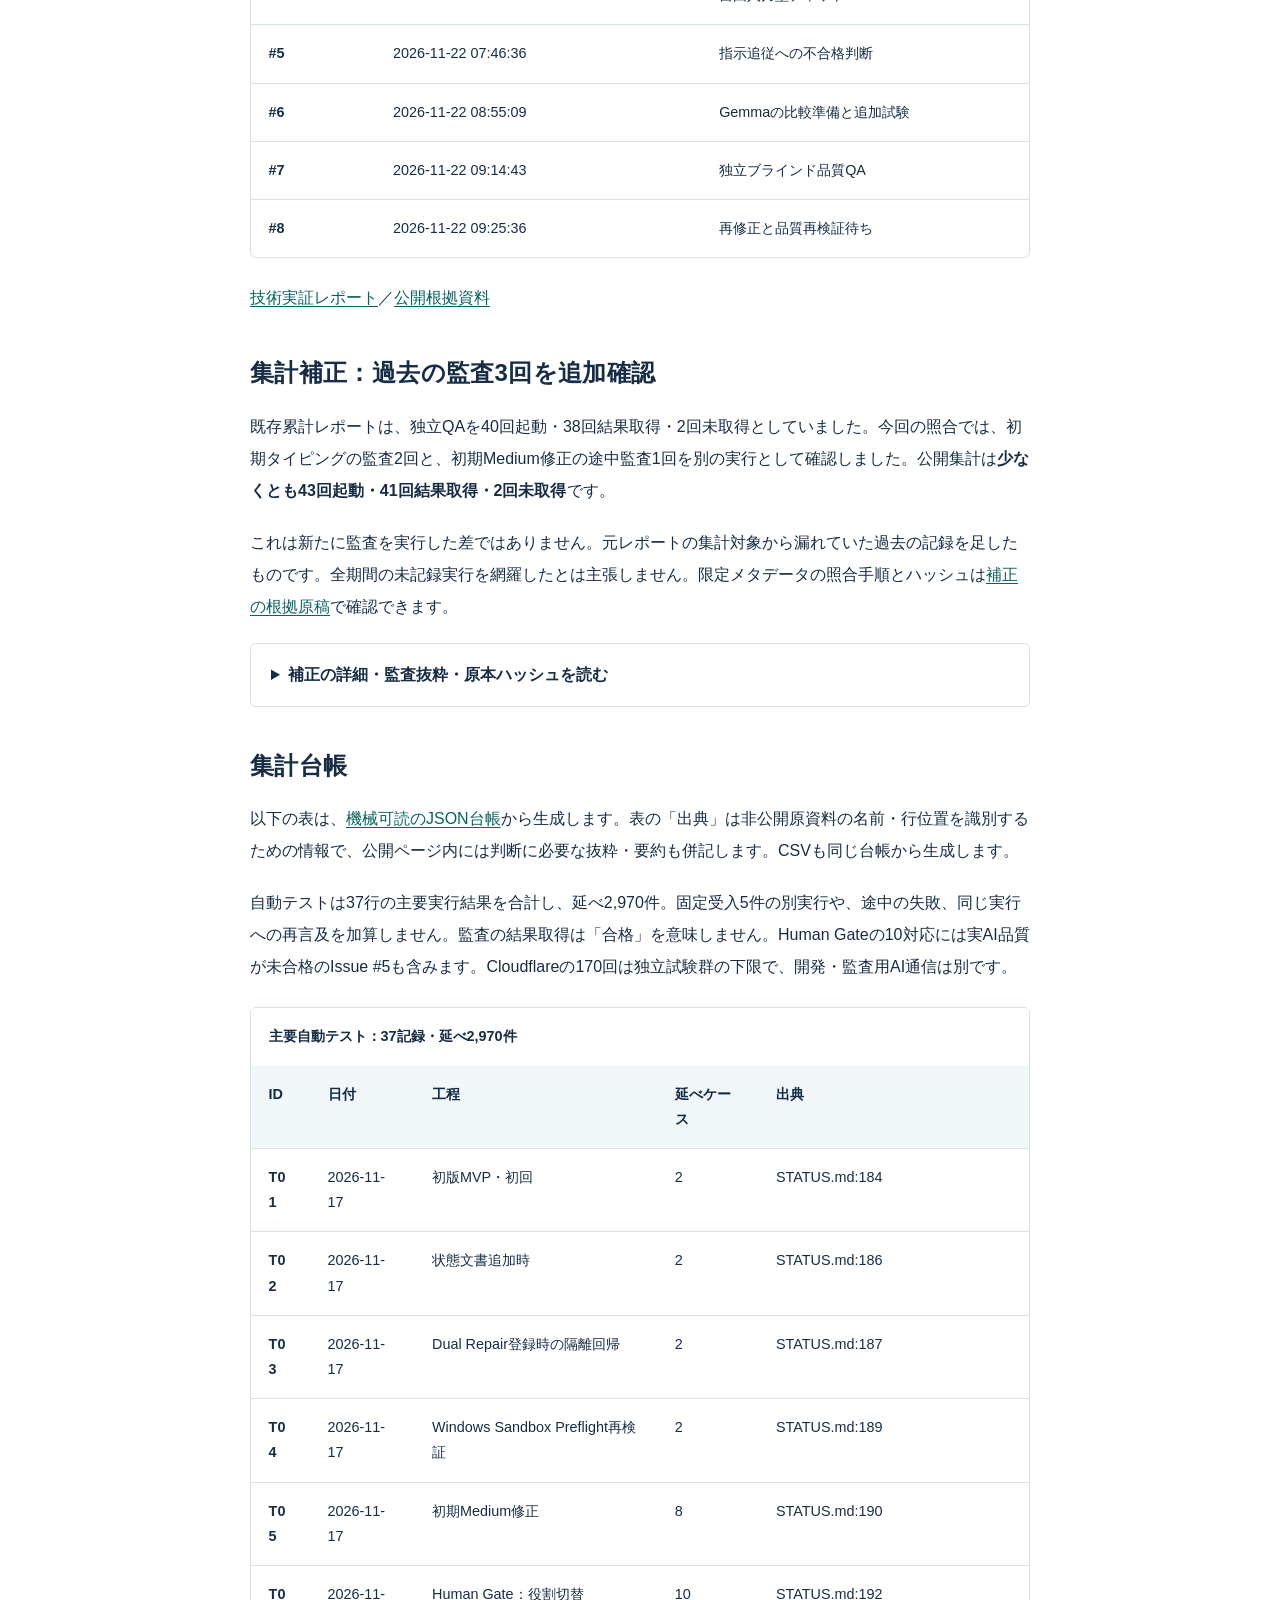
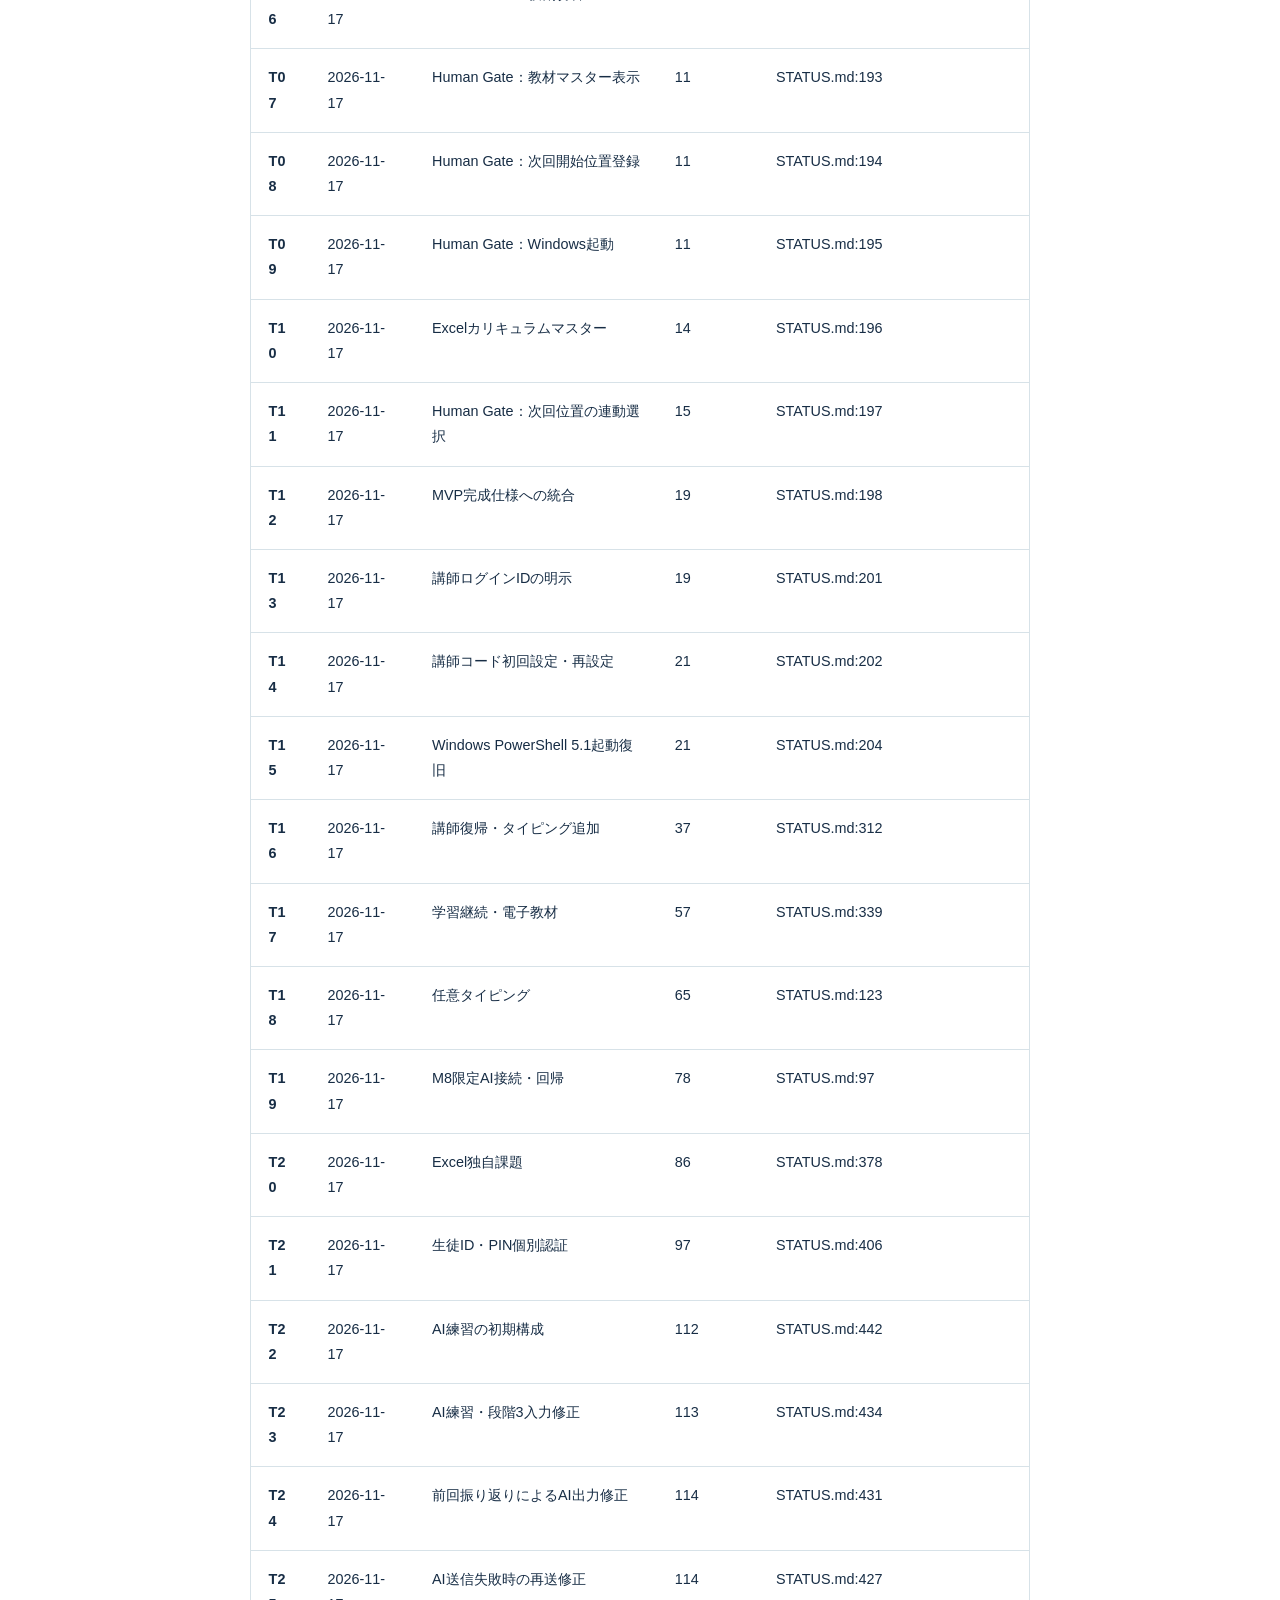
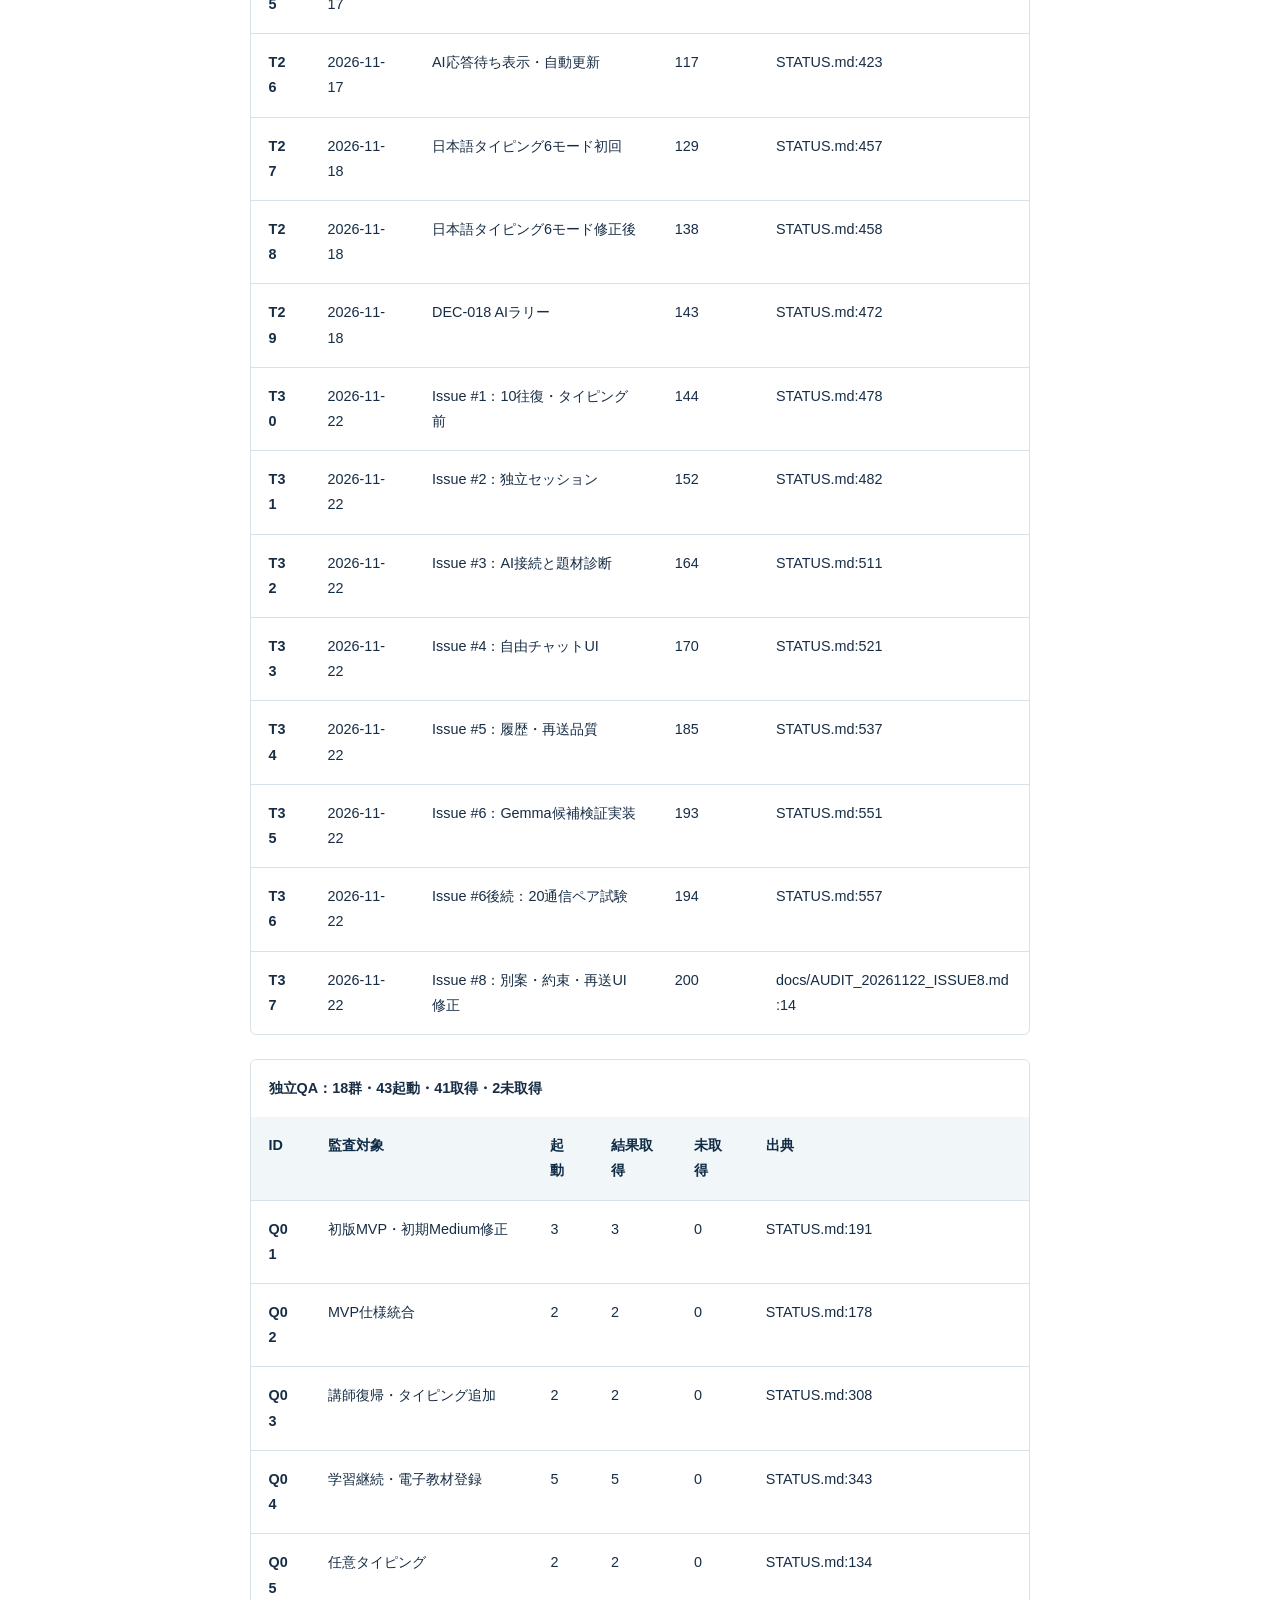
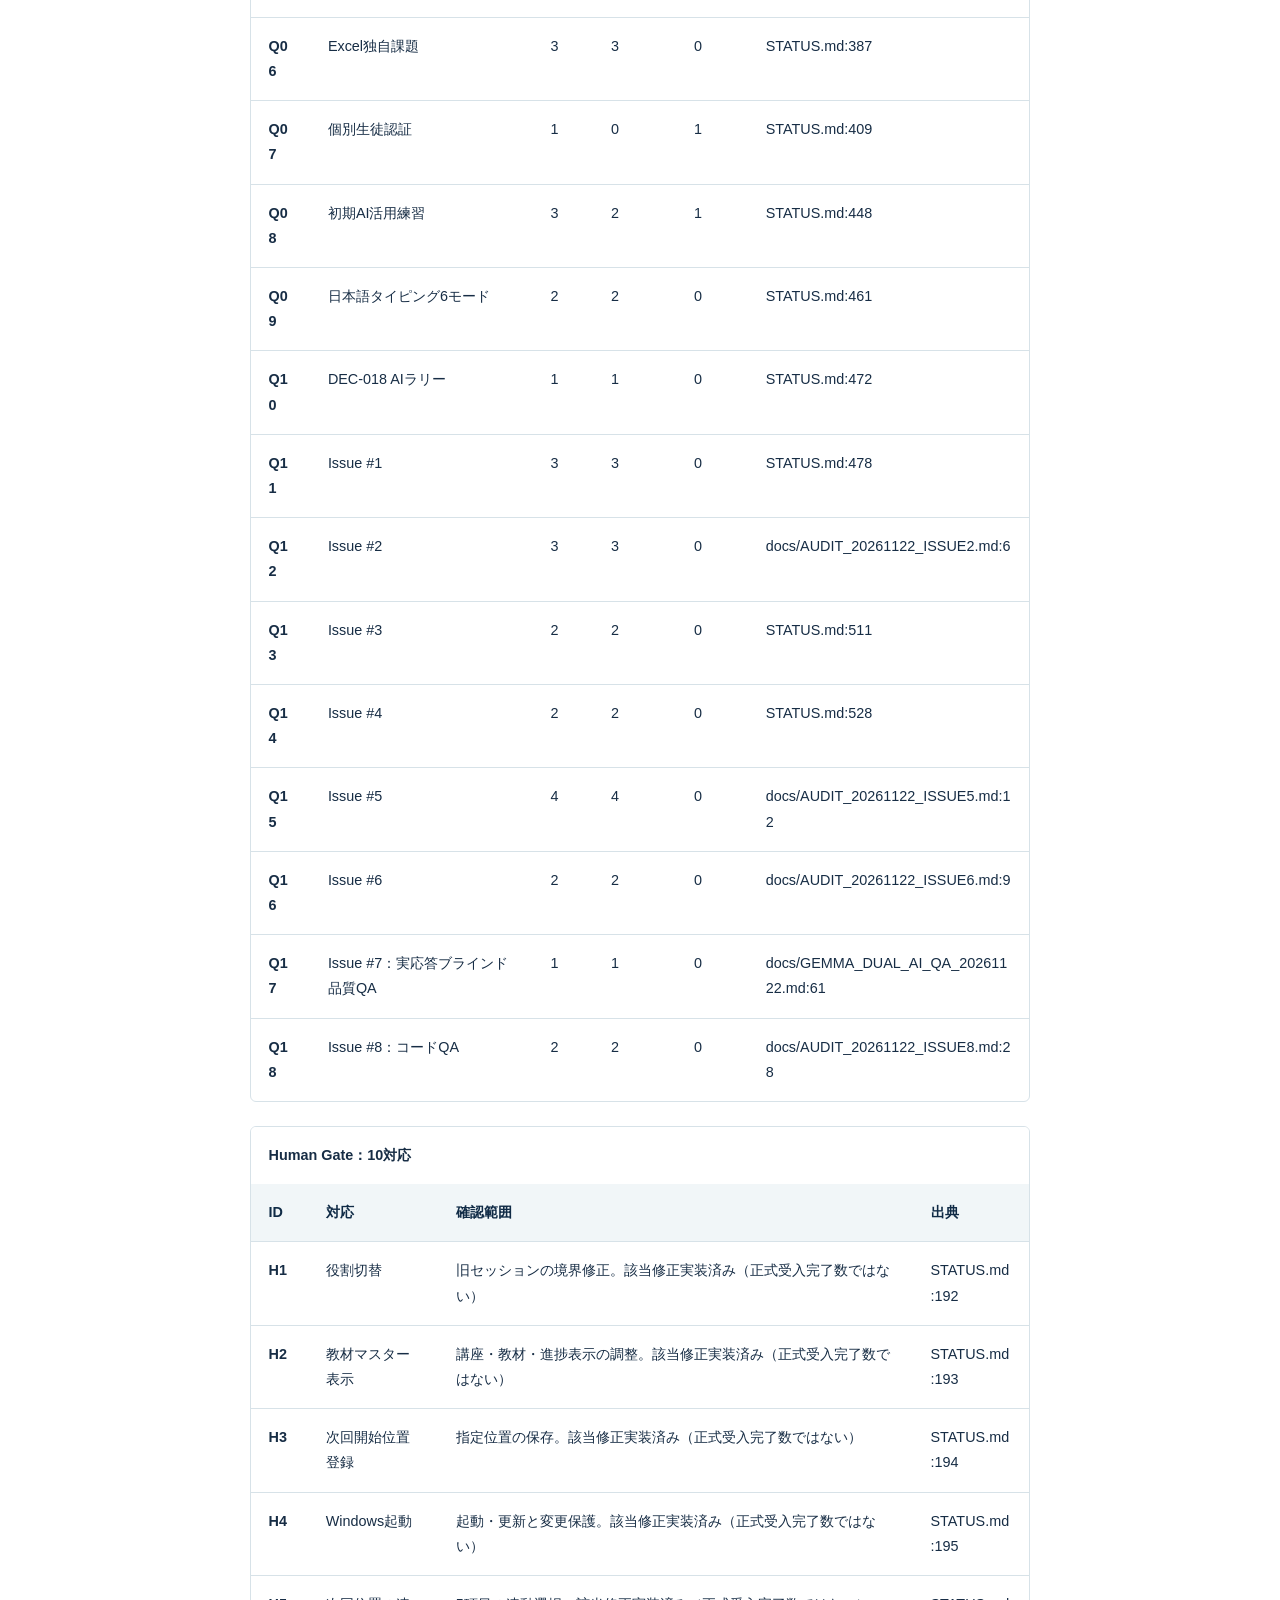
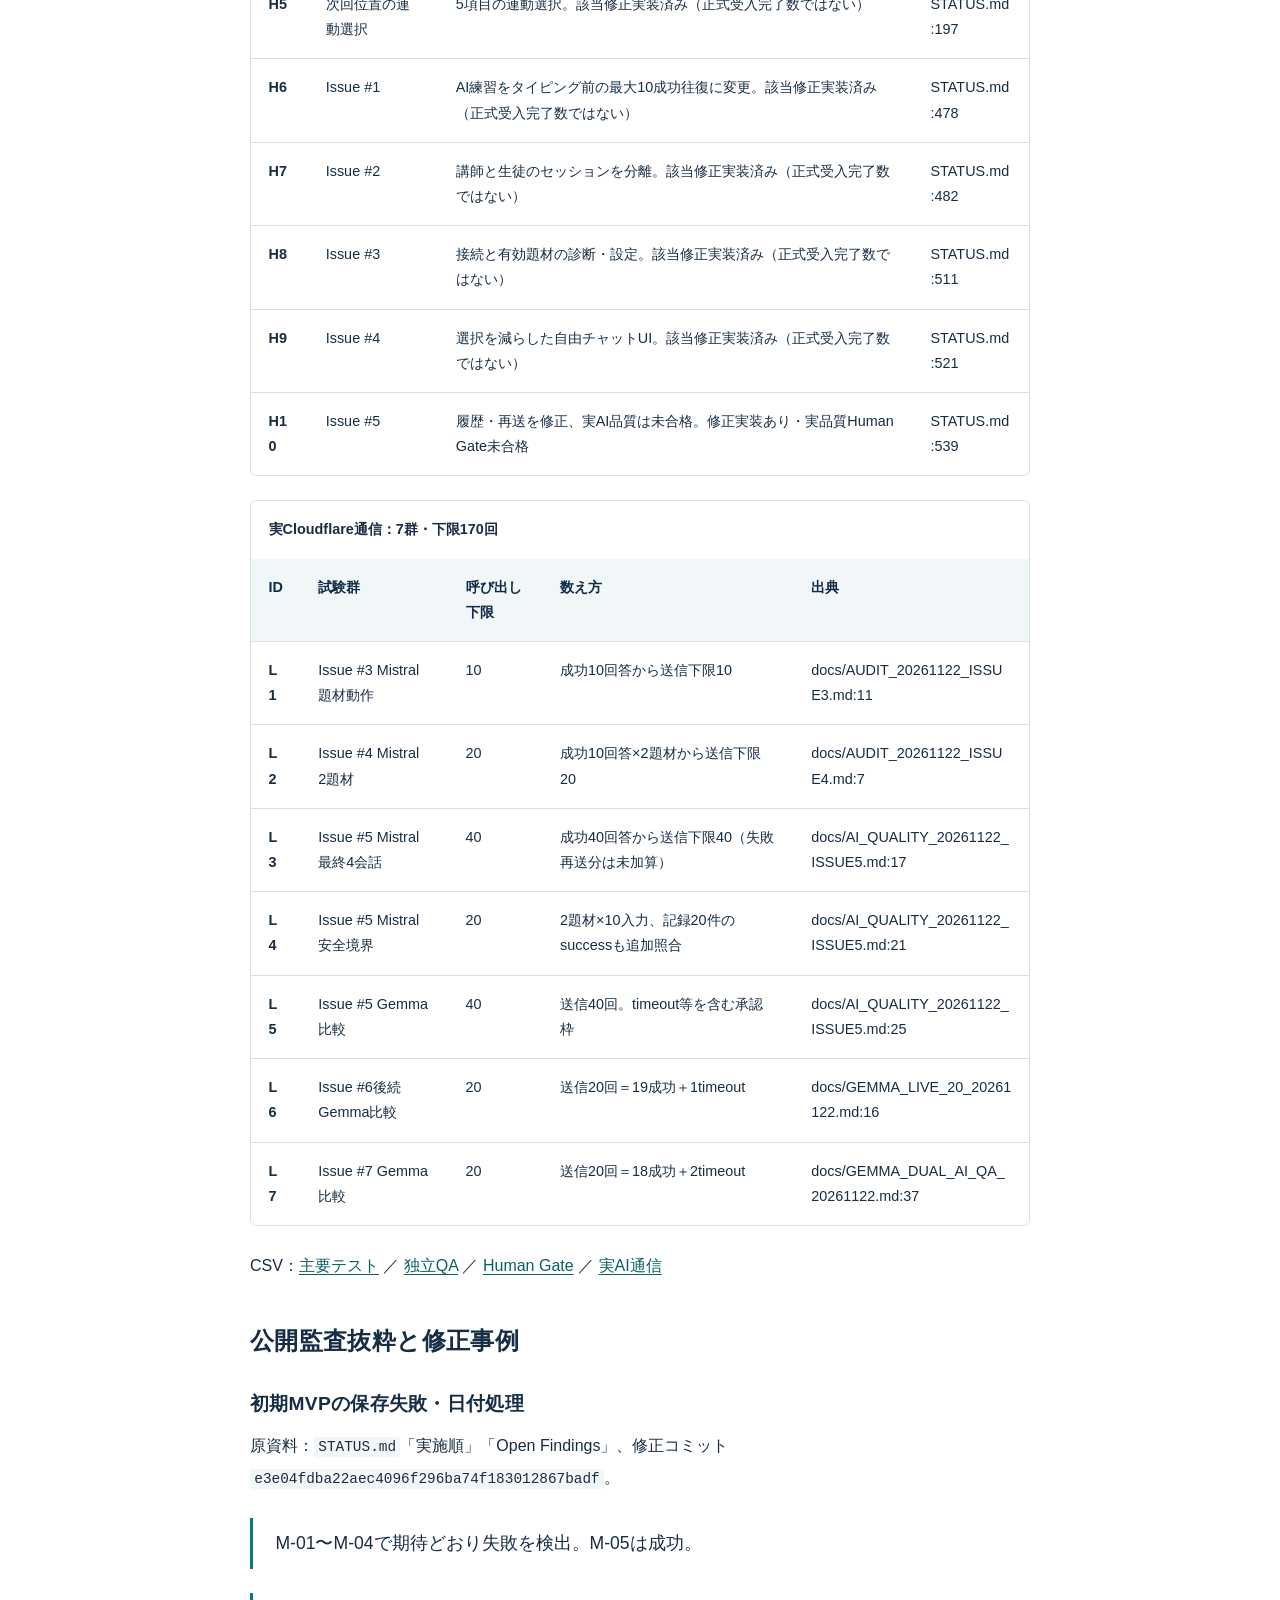
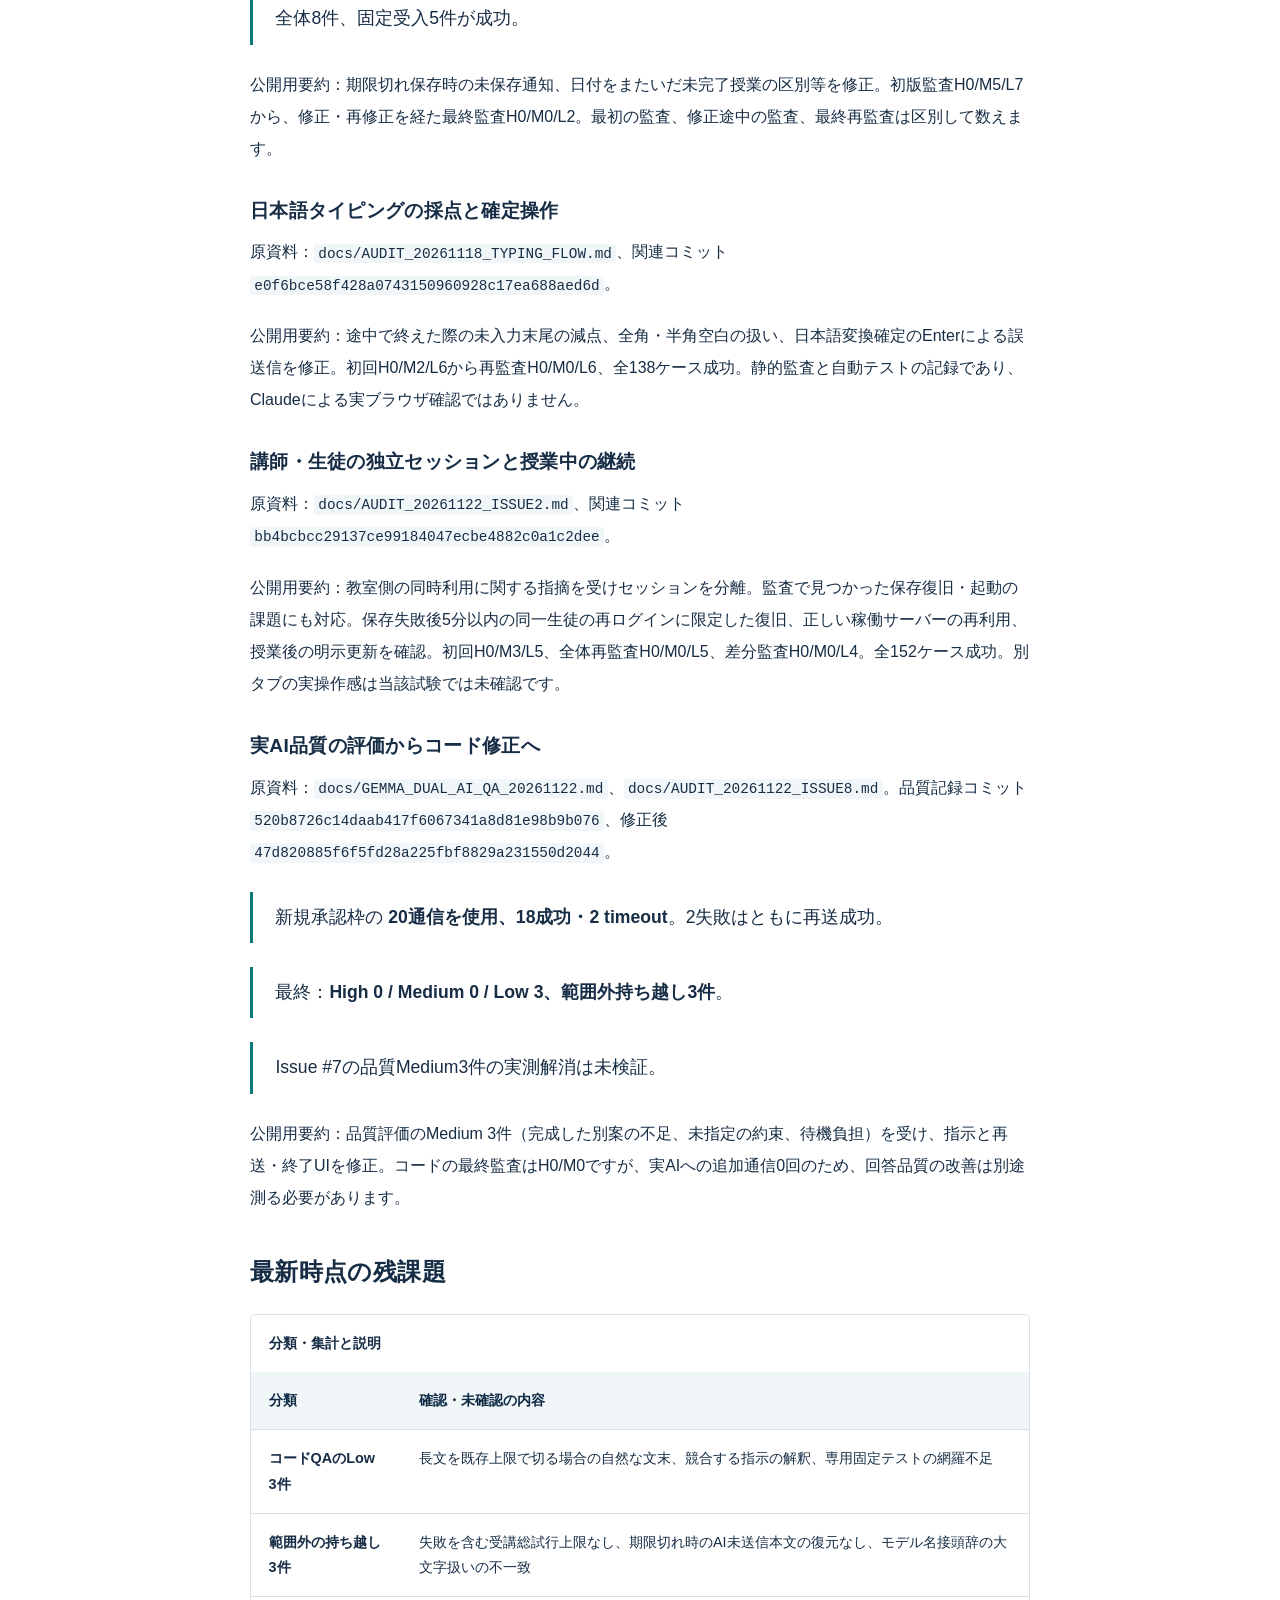
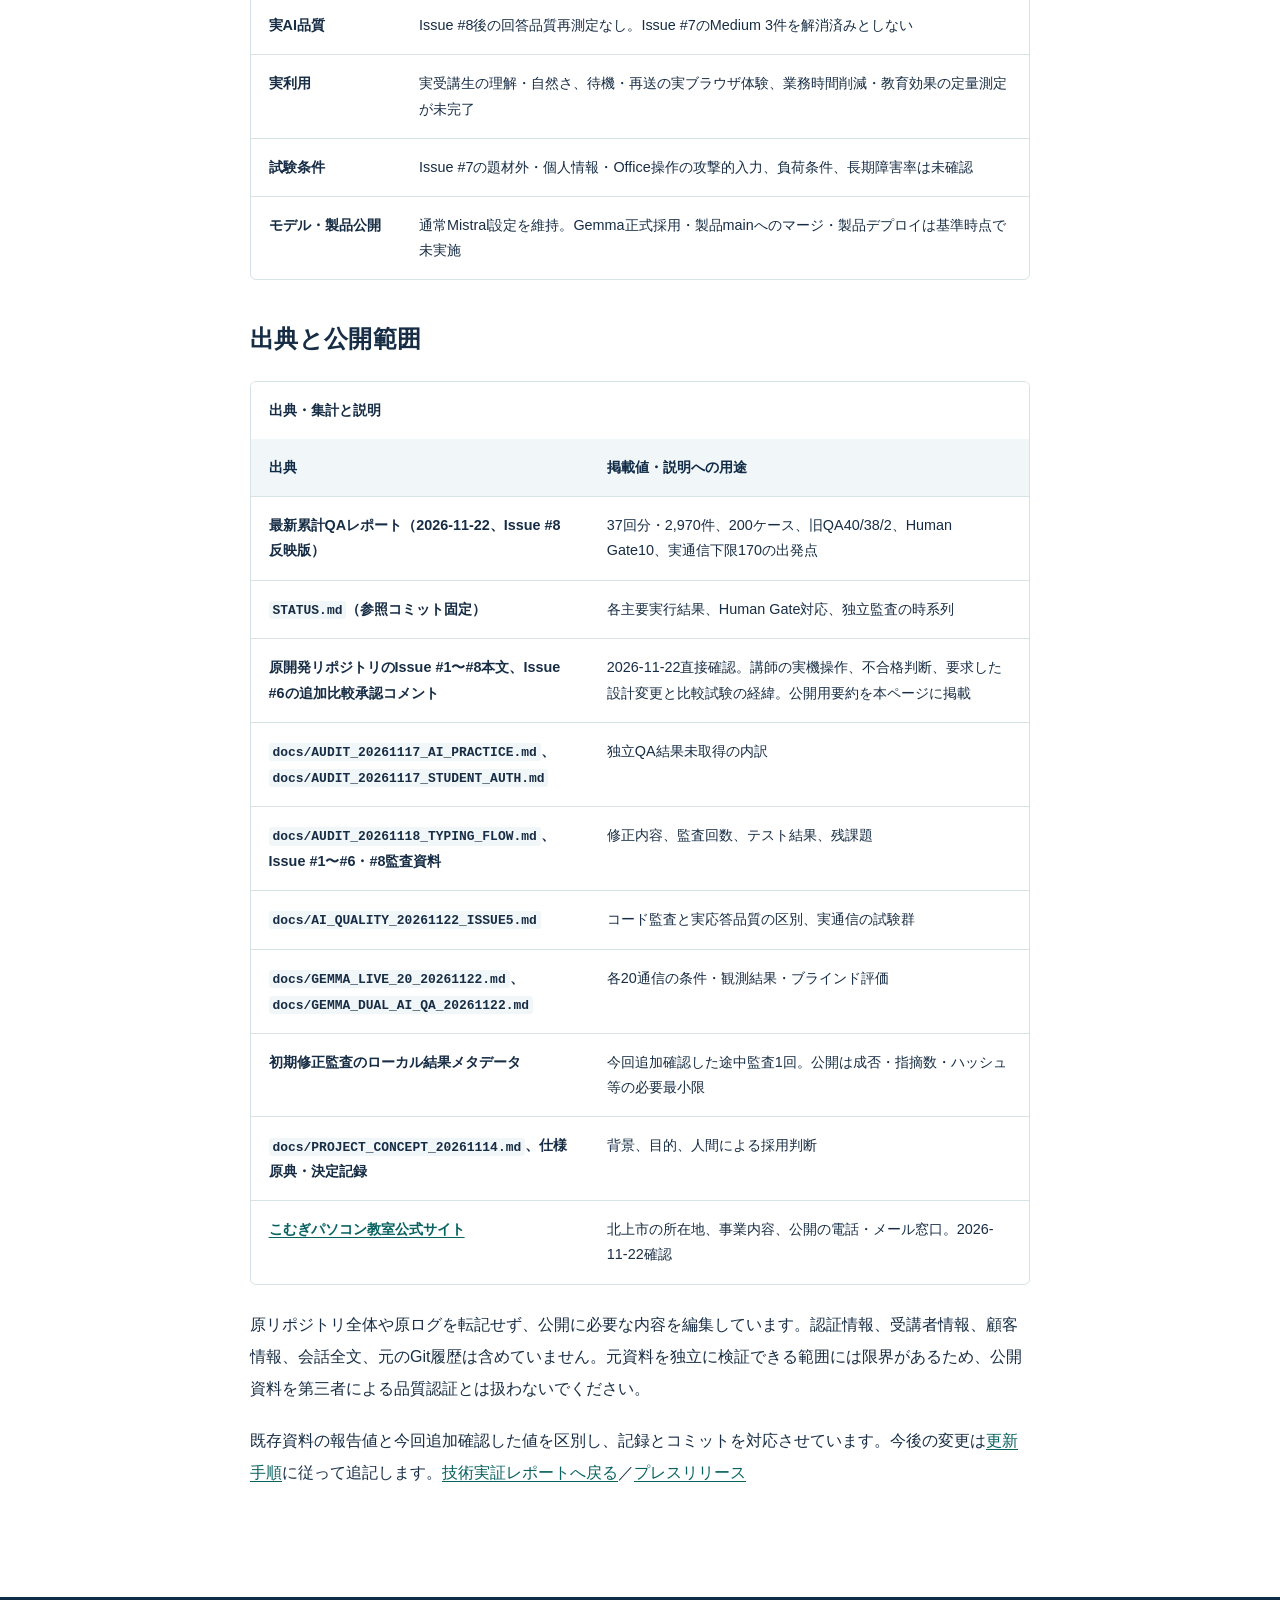
<file: evidence.html>
<!doctype html>
<html lang="ja"><head><meta charset="utf-8"><meta name="viewport" content="width=device-width,initial-scale=1"><title>公開根拠資料・集計方法｜こむぎパソコン教室</title><meta name="description" content="主要テスト37記録、独立QA43起動の台帳と補正根拠、監査抜粋、出典・集計方法を公開。"><meta name="theme-color" content="#102b46"><link rel="canonical" href="https://suguruwada0612-ship-it.github.io/dual-ai-qa-report/evidence.html"><meta property="og:type" content="article"><meta property="og:locale" content="ja_JP"><meta property="og:title" content="公開根拠資料・集計方法"><meta property="og:description" content="主要テスト37記録、独立QA43起動の台帳と補正根拠、監査抜粋、出典・集計方法を公開。"><meta property="og:url" content="https://suguruwada0612-ship-it.github.io/dual-ai-qa-report/evidence.html"><meta property="og:site_name" content="こむぎパソコン教室"><meta property="og:image" content="https://suguruwada0612-ship-it.github.io/dual-ai-qa-report/assets/ogp-dual-ai-qa-dx.png"><meta property="og:image:type" content="image/png"><meta property="og:image:width" content="1200"><meta property="og:image:height" content="630"><meta property="og:image:alt" content="業務を止めないDXへ。AIと人で、使い続けられる品質を。Codex × Claude Code × Human Gate。こむぎパソコン教室｜岩手県北上市。"><meta name="twitter:card" content="summary_large_image"><meta name="twitter:title" content="公開根拠資料・集計方法"><meta name="twitter:description" content="主要テスト37記録、独立QA43起動の台帳と補正根拠、監査抜粋、出典・集計方法を公開。"><meta name="twitter:image" content="https://suguruwada0612-ship-it.github.io/dual-ai-qa-report/assets/ogp-dual-ai-qa-dx.png"><meta name="twitter:image:alt" content="業務を止めないDXへ。AIと人で、使い続けられる品質を。Codex × Claude Code × Human Gate。こむぎパソコン教室｜岩手県北上市。"><link rel="icon" href="assets/favicon.svg" type="image/svg+xml"><link rel="stylesheet" href="assets/style.css"></head>
<body><a class="skip-link" href="#main">本文へ移動</a><header class="site-header"><div class="container"><a class="brand" href="index.html">こむぎパソコン教室<small>技術実証レポート · 岩手県北上市</small></a><nav class="nav" aria-label="メインナビゲーション"><a href="index.html">レポート</a><a href="evidence.html" aria-current="page">根拠・集計</a><a href="press.html">プレスリリース</a></nav></div></header>
<main id="main" class="container"><article class="article"><div class="prose"><p class="eyebrow">EVIDENCE &amp; METHODOLOGY</p><h1>公開根拠資料・集計方法</h1>
<h2 id="scope">この資料の読み方</h2>
<p>集計基準日は2026年11月22日（JST）。開発資料の参照コミットは <code>47d820885f6f5fd28a225fbf8829a231550d2044</code> です。このページは、原資料から公開に必要な数値・条件・短い抜粋を抽出し、再構成したものです。非公開リポジトリへアクセスできない読者にも、集計行と判断の根拠を示します。</p>
<p>今回行ったのは既存記録の照合・集計の再計算・公開サイトの検証です。製品の全200ケースや実AI試験を再実行していません。今回のCodexによる資料レビューを、過去のClaude Codeの独立QA回数に追加していません。</p>
<h2 id="human-gate">Human Gateが動かした設計変更とモデル比較</h2>
<p>講師による実機操作と教育上の不合格判断が、最大10成功回答の学習フロー、講師・生徒の独立利用、自由入力型チャット、実モデルの品質評価へとつながりました。Issue #1〜#8本文とIssue #6の追加比較承認コメントを今回直接確認し、依頼と実施結果を分けて照合しています。</p>
<p><a href="evidence/human-gate-chronology.md">経緯資料のMarkdown原稿</a>には、各Issueの観察・判断・対応、参照資料とコミット、取得時の更新日時を掲載しています。以下の要約はその全文です。非公開リポジトリを開かずに読めます。</p>
<div class="chronology"><h3>確認方法と公開範囲</h3>
<p>2026年11月22日（JST）に、原開発リポジトリのIssue #1〜#8本文とIssue #6の追加比較承認コメントを直接読み、STATUSと実施報告を照合しました。Issueの依頼内容だけで実施済みとは扱わず、結果は参照コミット <code>47d820885f6f5fd28a225fbf8829a231550d2044</code> の資料に基づきます。IssueはGitコミットに固定されないため、末尾に取得時の更新日時を併記します。</p>
<p>以下は公開に必要な観察・判断・対応を要約した資料です。原ログ、画面写真、会話全文、受講者情報を転記していません。既存記録を今回直接照合したもので、製品の新しい試験や実AI通信を行ったものではありません。</p>
<h3>講師の実機操作が起点となったIssue #1〜#5</h3>
<h4>Issue #1：短い対話では、追加・修正・確認を学びにくい</h4>
<p>講師は実機操作で「今日の目標」の対話が2回で終わり、別のAI練習も最大3成功回答・5分では学習しにくいと判断。目標決定とAIを使う練習を分け、AI練習をタイピング前に置くこと、最大10成功回答、全体の5分制限撤廃を要求しました。失敗送信を成功回数に含めない条件も明記されています。</p>
<p>STATUSは新しい順序・回数・再送処理の実装、144テストPASS、独立QA3回の最終H0/M0/L10を記録しています。この段階の実APIは未検証です。出典：Issue #1、<code>STATUS.md</code>「2026-11-22 Issue #1」、<code>docs/AUDIT_20261122_ISSUE1.md</code>。修正後コミット：<code>d3b532a</code>。</p>
<h4>Issue #2：講師と生徒を行き来すると、授業が止まる</h4>
<p>講師は、画面を切り替える際のログインし直しや、起動操作による相手側のログアウトを問題にしました。画面のURLは元から別ですが、認証Cookieの共用と起動時の再起動が独立利用を妨げていました。</p>
<p>役割別のセッション・ログアウト、同じ学習記録の共有、正しい稼働サーバーの再利用へ改修。独立QAの初回Medium 3件も修正し、152テストPASS、最終差分監査H0/M0/L4を記録しています。次のIssue #3では、講師が画面分離の動作を確認したうえで別の問題を報告しています。出典：Issue #2・#3、<code>docs/AUDIT_20261122_ISSUE2.md</code>、STATUS。修正後：<code>bb4bcbc</code>。</p>
<h4>Issue #3：AI練習に入れず、何を直すべきか分からない</h4>
<p>講師の実機では「AIまたは題材が利用できない」という表示で先へ進み、入力や題材選択を試せずHuman Gate不合格となりました。調査では少なくとも有効な承認題材が0件という不足を確認。以前から起動していた別プロセスの接続状態までは断定していません。</p>
<p>接続設定と題材不足を分ける診断、講師による明示的な接続確認・題材有効化を整備しました。164テストPASS、再監査H0/M0/L8、隔離した架空題材で実AI10回答の成功を記録しています。通信成功は授業品質の合格とは別です。出典：Issue #3、<code>docs/AUDIT_20261122_ISSUE3.md</code>、STATUS。修正後：<code>d7743bd</code>。</p>
<h4>Issue #4：必須選択が会話を妨げる</h4>
<p>講師は毎回の「返し方」選択、終了時の必須2選択、長文とスクロールの負担、未指定の日時等をAIが補う問題を発見。自由入力だけで続けられるチャットと、1ボタン終了を求めました。APIへの10回の通信成功だけでは会話の使いやすさの合格にならないという判断です。</p>
<p>自由入力型UI、入力欄の配置、未指定条件を補わない指示などへ改修。170テストPASS、独立QAの最終H0/M0/L10を記録しています。模擬AIでのブラウザ操作と実通信の結果は別々に確認されていますが、全入力に対する回答品質は未確認でした。出典：Issue #4、<code>docs/AUDIT_20261122_ISSUE4.md</code>、STATUS。修正後：<code>a93e4f2</code>。</p>
<h4>Issue #5：正しく指示した初心者が、自分を疑いかねない</h4>
<p>講師はIssue #4の修正版をChromeで試し、明確な依頼にAIが質問を繰り返す場面を発見しました。短い抜粋は次のとおりです。</p>
<blockquote class="quote"><p>講師の依頼：「120文字で提案してください。」<br>AIの応答：「文章の長さは120文字程度にしますか？」</p></blockquote>
<p>Issueには、求めた本文が出ない、同じ指示を送っても前置きや確認が重なる、という観察があります。講師は、正しく指示した初心者が自分の指示を疑うおそれを挙げ、教育品質として不合格と判定しました。通信成功や自動テストPASSだけで応答品質の合格としない条件が明記されています。</p>
<p>Codexは会話履歴のuser/assistant役割分離、指示の優先順位、失敗時の再送等を修正。最終のMistral評価は架空の4会話・40回答で、明確な文章依頼12回すべてに本文を返しました。ただし120字の目安108〜132字への適合は2/12で、同文反復、短縮・別案、仮案を確定事項のように扱う問題が残りました。初期の講師の観察と、この修正後の結果を同一視しません。実応答品質の独立評価にはH2/M2が残り、Human Gate未合格です。</p>
<p>講師が承認したのはGemmaの比較試験で、正式採用ではありません。初期比較の設定調整後は20成功回答＋1タイムアウトで、文字数適合5/6。未指定の約束などは残りました。出典：Issue #5、<code>docs/AI_QUALITY_20261122_ISSUE5.md</code>、STATUS。Issue #5修正記録：<code>6e7b2dd</code>。</p>
<h3>不合格から、候補の比較・独立評価・再修正へ</h3>
<h4>Issue #6：通常モデルを維持し、候補を隔離して試す</h4>
<p>Gemmaの比較条件を明示して再検証できる構成へ改修しました。通常のMistralは生成上限256、候補Gemmaは推論無効・completion上限512という違いがあります。193テストPASS、コードQA H0/M0/L7。この実装段階では追加実通信0回でした。</p>
<p>その後、Issue #6のコメントで別枠20通信が承認され、町内会と家族の架空題材で19成功・1タイムアウト、文字数適合4/5を記録。再送も20回の内数です。これはCodexによる実応答観察で、次のIssue #7のClaudeブラインドQAとは別の試験群です。出典：Issue #6本文・追加比較承認コメント、<code>docs/AUDIT_20261122_ISSUE6.md</code>、<code>docs/GEMMA_LIVE_20_20261122.md</code>。比較準備：<code>91f5831</code>、追加試験記録：<code>0fd4ed3</code>。</p>
<h4>Issue #7：候補Gemmaも、モデル名を伏せて確かめる</h4>
<p>新たな別枠20通信で18成功・2タイムアウト。再送2回は20回に含み、いずれも成功しました。120文字指定5回は108〜132字に収まりましたが、厳密に120文字は0/5でした。</p>
<p>Codexの評価を先に固定し、全20試行の結果を凍結した後、Claude Codeへモデル名・過去の報告・Codexの評価・採用判断を伏せて提示しました。評価対象はアプリ処理後の保存応答で、未加工のモデル出力ではありません。</p>
<p>Claudeの実応答・運用品質評価はH0/M3/L6。Mediumは、完成文として使える別案の不足、本人が指定していない将来の約束、応答待ちの負担です。正式採用は保留となりました。出典：Issue #7、<code>docs/GEMMA_DUAL_AI_QA_20261122.md</code>、STATUS。記録：<code>520b872</code>。</p>
<h4>Issue #8：指摘をコードへ反映し、実応答の合格は保留する</h4>
<p>Issue #7のMedium 3件を受け、完成した別案を求める指示、事実と仮案の区別、失敗後の元文再送、待機中の終了操作を修正しました。独立コードQAの初回M2も修正し、最終H0/M0/L3、範囲外持ち越し3件でコードQA合格。全200ケースがPASSしました。</p>
<p><strong>追加実AI通信は0回。コードQAの合格から、実応答品質のMedium 3件が解消したとは判断できません。通常モデルはMistralのまま、Gemmaは正式採用しておらず、修正後の実LLM品質と授業利用は再検証待ちです。</strong> 出典：Issue #8、<code>docs/AUDIT_20261122_ISSUE8.md</code>、STATUS。修正後：<code>47d8208</code>。</p>
<h3>数え方と出典識別</h3>
<p>Human Gateの10対応という既存集計は、明示された過去5対応とIssue #1〜#5を数えたものです。Issue #6〜#8は、発見後の比較・独立評価・再修正の経緯として載せており、新しい講師発見件数として3件を足していません。Issue数、欠陥数、合格数は一致しません。</p>
<p>文字数の適合2/12・5/6・4/5・5/5は異なる試験群です。生成条件・会話内容・履歴が違い、合算してモデルの優劣や改善率を示しません。既存の累計数値は今回のIssue本文照合によって変更していません。</p>
<p>原資料は開発用の非公開リポジトリにあるため、ここでは読者が経緯を追えるよう要約を公開しました。原Issueの取得時更新日時（UTC）は以下です。すべて日本時間では2026年11月22日です。Issue本文の依頼と、後続の実施結果を上記で対応させています。</p>
<div class="table-scroll" role="region" aria-label="原Issue・集計と説明" tabindex="0"><table><caption>原Issue・集計と説明</caption><thead><tr><th scope="col">原Issue</th><th scope="col">取得時のupdated_at（UTC）</th><th scope="col">公開要約の主題</th></tr></thead><tbody><tr><td>#1</td><td>2026-11-21 23:42:22</td><td>学習フローと最大10成功回答</td></tr><tr><td>#2</td><td>2026-11-22 01:45:19</td><td>講師・生徒の独立利用</td></tr><tr><td>#3</td><td>2026-11-22 03:25:28</td><td>利用不可の切り分け</td></tr><tr><td>#4</td><td>2026-11-22 04:15:22</td><td>自由入力型チャット</td></tr><tr><td>#5</td><td>2026-11-22 07:46:36</td><td>指示追従への不合格判断</td></tr><tr><td>#6</td><td>2026-11-22 08:55:09</td><td>Gemmaの比較準備と追加試験</td></tr><tr><td>#7</td><td>2026-11-22 09:14:43</td><td>独立ブラインド品質QA</td></tr><tr><td>#8</td><td>2026-11-22 09:25:36</td><td>再修正と品質再検証待ち</td></tr></tbody></table></div>
<p><a href="index.html#human-gate">技術実証レポート</a>／<a href="evidence.html#human-gate">公開根拠資料</a></p></div><h2 id="correction">集計補正：過去の監査3回を追加確認</h2>
<p>既存累計レポートは、独立QAを40回起動・38回結果取得・2回未取得としていました。今回の照合では、初期タイピングの監査2回と、初期Medium修正の途中監査1回を別の実行として確認しました。公開集計は<strong>少なくとも43回起動・41回結果取得・2回未取得</strong>です。</p>
<p>これは新たに監査を実行した差ではありません。元レポートの集計対象から漏れていた過去の記録を足したものです。全期間の未記録実行を網羅したとは主張しません。限定メタデータの照合手順とハッシュは<a href="evidence/audit-count-correction.md">補正の根拠原稿</a>で確認できます。</p>
<details><summary>補正の詳細・監査抜粋・原本ハッシュを読む</summary><p>発信：こむぎパソコン教室／確認日：2026年11月22日（日本時間）</p>
<p><strong>既存累計の「40回起動・38回所見取得・2回未取得」に、過去の監査3回を追加確認し、「43回起動・41回所見取得・2回未取得」へ補正しました。今回、新しいClaude監査を実行したという意味ではありません。</strong></p>
<p>参照スナップショットは開発リポジトリ <code>komugi-classroom-dx</code> の <code>47d820885f6f5fd28a225fbf8829a231550d2044</code>。既存累計は <code>ClassroomDX_Dual_AI_QA_Cumulative_20261122 (1).md</code>（SHA-256: <code>8f2bca8b310744e7b960ef3e2233ef2eafcae0fad7456057efb7495399d6abd6</code>）です。元資料の変更や新規実AI通信は行っていません。</p>
<h2 id="section-1">何が変わったか</h2>
<div class="table-scroll" role="region" aria-label="対象・集計と説明" tabindex="0"><table><caption>対象・集計と説明</caption><thead><tr><th scope="col">対象</th><th scope="col">既存累計への計上</th><th scope="col">今回の照合</th><th scope="col">差分</th></tr></thead><tbody><tr><td>初版MVP・初期Medium修正</td><td>2回</td><td>初版1回＋修正時初回1回＋修正時最終1回</td><td>＋1回</td></tr><tr><td>講師復帰・タイピング追加</td><td>未計上</td><td>初回1回＋再監査1回</td><td>＋2回</td></tr><tr><td>その他16群</td><td>38回</td><td>38回</td><td>変更なし</td></tr><tr><td><strong>合計</strong></td><td><strong>40回</strong></td><td><strong>43回</strong></td><td><strong>＋3回</strong></td></tr></tbody></table></div>
<p>追加3回はいずれも所見を取得した実行です。所見未取得2回は、生徒認証時の利用上限と初期AI練習時の出力上限であり、合格には数えていません。全18群の集計と43実行の限定メタデータは <a href="evidence/data.json">data.json</a> に掲載しています。</p>
<h2 id="section-2">根拠の公開抜粋</h2>
<p>以下は公開のために必要箇所だけを抜粋したものです。全文の監査入力・返却ログは公開していません。STATUSの行番号は上記参照コミットのものです。</p>
<h3>講師復帰・タイピング追加の2回</h3>
<p><code>STATUS.md</code> 308行には、次の記録があります。</p>
<blockquote class="quote"><p>読み取り専用監査を2回実行した。初回High 0／Medium 2／Low 13、再監査High 0／Medium 0／Low 11、PASS WITH FINDINGS。</p></blockquote>
<p>この行は <code>8ac274aab72b549cdad6d2cf44f935593b9f1bed</code>（2026年11月17日12:33 JST）で追加されました。37件の全体テストを記録した同日の工程です（STATUS 312行）。初回はIME確定時の文字数更新と未入力部分の採点にMedium指摘があり、対応後に再監査しています（310行）。</p>
<p>既存累計に含まれる「任意タイピング2回」は別工程です。こちらはSTATUS 134〜146行に記録され、<code>a0219585b2d872f2e3d5c3cffc3016954772c2bd</code>（同日14:29 JST）で追加されています。対象も <code>588f8ea</code> と <code>83fa069</code>、結果も初回H1/M1/L8、最終H0/M0/L10で異なります。両工程の限定メタデータを照合し、同じ実行の再掲ではないことを確認しました。</p>
<h3>初期Medium修正の途中監査1回</h3>
<p><code>STATUS.md</code> 191行には、次の記録があります。</p>
<blockquote class="quote"><p>初回のMedium 1件は1回の再修正で解消。最終はHigh 0／Medium 0／Low 2。</p></blockquote>
<p>対応する変更履歴は <code>e3e04fdba22aec4096f296ba74f183012867badf</code>。STATUS 185行の初版監査（対象 <code>01fbf06</code>）とは別に、初期Medium修正用の初回と最終の返却記録が保存されています。初回の指摘から、機微情報を含まない1文を抜粋します。</p>
<blockquote class="quote"><p>前日の未完了受講がcurrentから外れた後、講師画面のどの位置にも表示されない。</p></blockquote>
<p>出典：保持原本 <code>.runtime/mvp-medium-review/initial.json</code> の <code>result</code> 内 <code>findings[0].issue</code>。Mediumの指摘であり、最終記録では当該Mediumがなく、Low2件が残ることを確認しました。初版1回と修正工程2回を合わせて3回です。</p>
<h2 id="section-3">追加確認に使った限定メタデータ</h2>
<p>以下の原本識別名は出典の所在を示すためのものです。原本ファイルは公開リポジトリへ複製していません。いずれも返却JSONの <code>is_error=false</code>、実モデル欄は <code>claude-opus-5-5</code>、所見本文ありを確認しました。内部では実行識別子の相違も確認しましたが、識別子自体は公開しません。</p>
<div class="table-scroll" role="region" aria-label="原本識別名・集計と説明" tabindex="0"><table><caption>原本識別名・集計と説明</caption><thead><tr><th scope="col">原本識別名</th><th scope="col">結果</th><th scope="col">原本SHA-256</th></tr></thead><tbody><tr><td><code>.runtime/mvp-medium-review/initial.json</code></td><td>所見取得・途中監査</td><td><code>7bb9d05f07842682d14bc83237bfd982d93e4b6ca4d3f44b744a68e7467d0d76</code></td></tr><tr><td><code>.runtime/mvp-medium-review/final.json</code></td><td>所見取得・最終監査（既存累計側）</td><td><code>24b9b234ca00968fdd7288039a33d95a8c88279a17779c697212048e50d9a6ba</code></td></tr><tr><td><code>.runtime/typing-review/initial.json</code></td><td>所見取得・初回</td><td><code>22fc30fabded600b643284dd348ea7b25b4c2ce3ccf6ffb5ab30b1ae3031a024</code></td></tr><tr><td><code>.runtime/typing-review/final.json</code></td><td>所見取得・再監査</td><td><code>ea75e8765d2d3469af9b367eb1a453a2e9fa615a655a873c0b04f5cb8a20a96c</code></td></tr></tbody></table></div>
<p>ハッシュは保持原本の同一性を後日照合するための値です。ハッシュだけで監査内容の正しさを証明したり、公開読者が非公開の原本を再検証できたりするものではありません。公開範囲で確認できる根拠として、工程別集計・短い抜粋・補正理由を併記しています。</p>
<h2 id="section-4">集計全体の注意</h2>
<ul><li><strong>43回は独立QAの起動記録数</strong>です。Claudeが内部で行ったAPIリクエスト総数、テストケース数、発見不具合数ではありません。41回の所見取得も41回の無条件合格を意味しません。</li><li><strong>2,970件は37件の主要実行記録に記されたケース数の合計</strong>です。37は全コマンド実行回数ではありません。固定受入の別実行、中間の再試行、同一結果の再言及を追加していません。最新200ケースには固定受入5ケースを含みます。</li><li><strong>Human Gateの10件は修正対応単位</strong>です。Issue #5の実AI品質は未合格で、10件の完全解消や正式受入完了とは表現しません。</li><li><strong>Cloudflare実通信は170回以上という下限</strong>を維持しています。成功回答数から最低送信数へ換算した群と、失敗・再送を含む送信数の群を区別しています。Issue #5の安全境界20入力は、記録20件のstatus=success・errorKind=nullと評価経路を今回追加照合しました。ローカルで送信前拒否された20件という意味ではありません。その他の試行や診断通信は重複・全数を確定できないため追加していません。</li><li>今回の資料整理では、製品の自動テスト、Cloudflareへの実通信、Claudeによる新しい監査は実行していません。公開サイトの表示確認は製品のQA累計へ加算しません。</li></ul>
<p>更新時は、この補正の履歴を残したまま、新たな根拠・参照コミット・集計基準日を追記してください。</p></details><h2 id="ledgers">集計台帳</h2>
<p>以下の表は、<a href="evidence/data.json">機械可読のJSON台帳</a>から生成します。表の「出典」は非公開原資料の名前・行位置を識別するための情報で、公開ページ内には判断に必要な抜粋・要約も併記します。CSVも同じ台帳から生成します。</p>
<p>自動テストは37行の主要実行結果を合計し、延べ2,970件。固定受入5件の別実行や、途中の失敗、同じ実行への再言及を加算しません。監査の結果取得は「合格」を意味しません。Human Gateの10対応には実AI品質が未合格のIssue #5も含みます。Cloudflareの170回は独立試験群の下限で、開発・監査用AI通信は別です。</p>
<div class="ledger-block"><div class="table-scroll" role="region" aria-label="主要自動テスト：37記録・延べ2,970件" tabindex="0"><table><caption>主要自動テスト：37記録・延べ2,970件</caption><thead><tr><th scope="col">ID</th><th scope="col">日付</th><th scope="col">工程</th><th scope="col">延べケース</th><th scope="col">出典</th></tr></thead><tbody><tr><td>T01</td><td>2026-11-17</td><td>初版MVP・初回</td><td>2</td><td>STATUS.md:184</td></tr><tr><td>T02</td><td>2026-11-17</td><td>状態文書追加時</td><td>2</td><td>STATUS.md:186</td></tr><tr><td>T03</td><td>2026-11-17</td><td>Dual Repair登録時の隔離回帰</td><td>2</td><td>STATUS.md:187</td></tr><tr><td>T04</td><td>2026-11-17</td><td>Windows Sandbox Preflight再検証</td><td>2</td><td>STATUS.md:189</td></tr><tr><td>T05</td><td>2026-11-17</td><td>初期Medium修正</td><td>8</td><td>STATUS.md:190</td></tr><tr><td>T06</td><td>2026-11-17</td><td>Human Gate：役割切替</td><td>10</td><td>STATUS.md:192</td></tr><tr><td>T07</td><td>2026-11-17</td><td>Human Gate：教材マスター表示</td><td>11</td><td>STATUS.md:193</td></tr><tr><td>T08</td><td>2026-11-17</td><td>Human Gate：次回開始位置登録</td><td>11</td><td>STATUS.md:194</td></tr><tr><td>T09</td><td>2026-11-17</td><td>Human Gate：Windows起動</td><td>11</td><td>STATUS.md:195</td></tr><tr><td>T10</td><td>2026-11-17</td><td>Excelカリキュラムマスター</td><td>14</td><td>STATUS.md:196</td></tr><tr><td>T11</td><td>2026-11-17</td><td>Human Gate：次回位置の連動選択</td><td>15</td><td>STATUS.md:197</td></tr><tr><td>T12</td><td>2026-11-17</td><td>MVP完成仕様への統合</td><td>19</td><td>STATUS.md:198</td></tr><tr><td>T13</td><td>2026-11-17</td><td>講師ログインIDの明示</td><td>19</td><td>STATUS.md:201</td></tr><tr><td>T14</td><td>2026-11-17</td><td>講師コード初回設定・再設定</td><td>21</td><td>STATUS.md:202</td></tr><tr><td>T15</td><td>2026-11-17</td><td>Windows PowerShell 5.1起動復旧</td><td>21</td><td>STATUS.md:204</td></tr><tr><td>T16</td><td>2026-11-17</td><td>講師復帰・タイピング追加</td><td>37</td><td>STATUS.md:312</td></tr><tr><td>T17</td><td>2026-11-17</td><td>学習継続・電子教材</td><td>57</td><td>STATUS.md:339</td></tr><tr><td>T18</td><td>2026-11-17</td><td>任意タイピング</td><td>65</td><td>STATUS.md:123</td></tr><tr><td>T19</td><td>2026-11-17</td><td>M8限定AI接続・回帰</td><td>78</td><td>STATUS.md:97</td></tr><tr><td>T20</td><td>2026-11-17</td><td>Excel独自課題</td><td>86</td><td>STATUS.md:378</td></tr><tr><td>T21</td><td>2026-11-17</td><td>生徒ID・PIN個別認証</td><td>97</td><td>STATUS.md:406</td></tr><tr><td>T22</td><td>2026-11-17</td><td>AI練習の初期構成</td><td>112</td><td>STATUS.md:442</td></tr><tr><td>T23</td><td>2026-11-17</td><td>AI練習・段階3入力修正</td><td>113</td><td>STATUS.md:434</td></tr><tr><td>T24</td><td>2026-11-17</td><td>前回振り返りによるAI出力修正</td><td>114</td><td>STATUS.md:431</td></tr><tr><td>T25</td><td>2026-11-17</td><td>AI送信失敗時の再送修正</td><td>114</td><td>STATUS.md:427</td></tr><tr><td>T26</td><td>2026-11-17</td><td>AI応答待ち表示・自動更新</td><td>117</td><td>STATUS.md:423</td></tr><tr><td>T27</td><td>2026-11-18</td><td>日本語タイピング6モード初回</td><td>129</td><td>STATUS.md:457</td></tr><tr><td>T28</td><td>2026-11-18</td><td>日本語タイピング6モード修正後</td><td>138</td><td>STATUS.md:458</td></tr><tr><td>T29</td><td>2026-11-18</td><td>DEC-018 AIラリー</td><td>143</td><td>STATUS.md:472</td></tr><tr><td>T30</td><td>2026-11-22</td><td>Issue #1：10往復・タイピング前</td><td>144</td><td>STATUS.md:478</td></tr><tr><td>T31</td><td>2026-11-22</td><td>Issue #2：独立セッション</td><td>152</td><td>STATUS.md:482</td></tr><tr><td>T32</td><td>2026-11-22</td><td>Issue #3：AI接続と題材診断</td><td>164</td><td>STATUS.md:511</td></tr><tr><td>T33</td><td>2026-11-22</td><td>Issue #4：自由チャットUI</td><td>170</td><td>STATUS.md:521</td></tr><tr><td>T34</td><td>2026-11-22</td><td>Issue #5：履歴・再送品質</td><td>185</td><td>STATUS.md:537</td></tr><tr><td>T35</td><td>2026-11-22</td><td>Issue #6：Gemma候補検証実装</td><td>193</td><td>STATUS.md:551</td></tr><tr><td>T36</td><td>2026-11-22</td><td>Issue #6後続：20通信ペア試験</td><td>194</td><td>STATUS.md:557</td></tr><tr><td>T37</td><td>2026-11-22</td><td>Issue #8：別案・約束・再送UI修正</td><td>200</td><td>docs/AUDIT_20261122_ISSUE8.md:14</td></tr></tbody></table></div><div class="table-scroll" role="region" aria-label="独立QA：18群・43起動・41取得・2未取得" tabindex="0"><table><caption>独立QA：18群・43起動・41取得・2未取得</caption><thead><tr><th scope="col">ID</th><th scope="col">監査対象</th><th scope="col">起動</th><th scope="col">結果取得</th><th scope="col">未取得</th><th scope="col">出典</th></tr></thead><tbody><tr><td>Q01</td><td>初版MVP・初期Medium修正</td><td>3</td><td>3</td><td>0</td><td>STATUS.md:191</td></tr><tr><td>Q02</td><td>MVP仕様統合</td><td>2</td><td>2</td><td>0</td><td>STATUS.md:178</td></tr><tr><td>Q03</td><td>講師復帰・タイピング追加</td><td>2</td><td>2</td><td>0</td><td>STATUS.md:308</td></tr><tr><td>Q04</td><td>学習継続・電子教材登録</td><td>5</td><td>5</td><td>0</td><td>STATUS.md:343</td></tr><tr><td>Q05</td><td>任意タイピング</td><td>2</td><td>2</td><td>0</td><td>STATUS.md:134</td></tr><tr><td>Q06</td><td>Excel独自課題</td><td>3</td><td>3</td><td>0</td><td>STATUS.md:387</td></tr><tr><td>Q07</td><td>個別生徒認証</td><td>1</td><td>0</td><td>1</td><td>STATUS.md:409</td></tr><tr><td>Q08</td><td>初期AI活用練習</td><td>3</td><td>2</td><td>1</td><td>STATUS.md:448</td></tr><tr><td>Q09</td><td>日本語タイピング6モード</td><td>2</td><td>2</td><td>0</td><td>STATUS.md:461</td></tr><tr><td>Q10</td><td>DEC-018 AIラリー</td><td>1</td><td>1</td><td>0</td><td>STATUS.md:472</td></tr><tr><td>Q11</td><td>Issue #1</td><td>3</td><td>3</td><td>0</td><td>STATUS.md:478</td></tr><tr><td>Q12</td><td>Issue #2</td><td>3</td><td>3</td><td>0</td><td>docs/AUDIT_20261122_ISSUE2.md:6</td></tr><tr><td>Q13</td><td>Issue #3</td><td>2</td><td>2</td><td>0</td><td>STATUS.md:511</td></tr><tr><td>Q14</td><td>Issue #4</td><td>2</td><td>2</td><td>0</td><td>STATUS.md:528</td></tr><tr><td>Q15</td><td>Issue #5</td><td>4</td><td>4</td><td>0</td><td>docs/AUDIT_20261122_ISSUE5.md:12</td></tr><tr><td>Q16</td><td>Issue #6</td><td>2</td><td>2</td><td>0</td><td>docs/AUDIT_20261122_ISSUE6.md:9</td></tr><tr><td>Q17</td><td>Issue #7：実応答ブラインド品質QA</td><td>1</td><td>1</td><td>0</td><td>docs/GEMMA_DUAL_AI_QA_20261122.md:61</td></tr><tr><td>Q18</td><td>Issue #8：コードQA</td><td>2</td><td>2</td><td>0</td><td>docs/AUDIT_20261122_ISSUE8.md:28</td></tr></tbody></table></div><div class="table-scroll" role="region" aria-label="Human Gate：10対応" tabindex="0"><table><caption>Human Gate：10対応</caption><thead><tr><th scope="col">ID</th><th scope="col">対応</th><th scope="col">確認範囲</th><th scope="col">出典</th></tr></thead><tbody><tr><td>H1</td><td>役割切替</td><td>旧セッションの境界修正。該当修正実装済み（正式受入完了数ではない）</td><td>STATUS.md:192</td></tr><tr><td>H2</td><td>教材マスター表示</td><td>講座・教材・進捗表示の調整。該当修正実装済み（正式受入完了数ではない）</td><td>STATUS.md:193</td></tr><tr><td>H3</td><td>次回開始位置登録</td><td>指定位置の保存。該当修正実装済み（正式受入完了数ではない）</td><td>STATUS.md:194</td></tr><tr><td>H4</td><td>Windows起動</td><td>起動・更新と変更保護。該当修正実装済み（正式受入完了数ではない）</td><td>STATUS.md:195</td></tr><tr><td>H5</td><td>次回位置の連動選択</td><td>5項目の連動選択。該当修正実装済み（正式受入完了数ではない）</td><td>STATUS.md:197</td></tr><tr><td>H6</td><td>Issue #1</td><td>AI練習をタイピング前の最大10成功往復に変更。該当修正実装済み（正式受入完了数ではない）</td><td>STATUS.md:478</td></tr><tr><td>H7</td><td>Issue #2</td><td>講師と生徒のセッションを分離。該当修正実装済み（正式受入完了数ではない）</td><td>STATUS.md:482</td></tr><tr><td>H8</td><td>Issue #3</td><td>接続と有効題材の診断・設定。該当修正実装済み（正式受入完了数ではない）</td><td>STATUS.md:511</td></tr><tr><td>H9</td><td>Issue #4</td><td>選択を減らした自由チャットUI。該当修正実装済み（正式受入完了数ではない）</td><td>STATUS.md:521</td></tr><tr><td>H10</td><td>Issue #5</td><td>履歴・再送を修正、実AI品質は未合格。修正実装あり・実品質Human Gate未合格</td><td>STATUS.md:539</td></tr></tbody></table></div><div class="table-scroll" role="region" aria-label="実Cloudflare通信：7群・下限170回" tabindex="0"><table><caption>実Cloudflare通信：7群・下限170回</caption><thead><tr><th scope="col">ID</th><th scope="col">試験群</th><th scope="col">呼び出し下限</th><th scope="col">数え方</th><th scope="col">出典</th></tr></thead><tbody><tr><td>L1</td><td>Issue #3 Mistral題材動作</td><td>10</td><td>成功10回答から送信下限10</td><td>docs/AUDIT_20261122_ISSUE3.md:11</td></tr><tr><td>L2</td><td>Issue #4 Mistral 2題材</td><td>20</td><td>成功10回答×2題材から送信下限20</td><td>docs/AUDIT_20261122_ISSUE4.md:7</td></tr><tr><td>L3</td><td>Issue #5 Mistral最終4会話</td><td>40</td><td>成功40回答から送信下限40（失敗再送分は未加算）</td><td>docs/AI_QUALITY_20261122_ISSUE5.md:17</td></tr><tr><td>L4</td><td>Issue #5 Mistral安全境界</td><td>20</td><td>2題材×10入力、記録20件のsuccessも追加照合</td><td>docs/AI_QUALITY_20261122_ISSUE5.md:21</td></tr><tr><td>L5</td><td>Issue #5 Gemma比較</td><td>40</td><td>送信40回。timeout等を含む承認枠</td><td>docs/AI_QUALITY_20261122_ISSUE5.md:25</td></tr><tr><td>L6</td><td>Issue #6後続 Gemma比較</td><td>20</td><td>送信20回＝19成功＋1timeout</td><td>docs/GEMMA_LIVE_20_20261122.md:16</td></tr><tr><td>L7</td><td>Issue #7 Gemma比較</td><td>20</td><td>送信20回＝18成功＋2timeout</td><td>docs/GEMMA_DUAL_AI_QA_20261122.md:37</td></tr></tbody></table></div><p>CSV：<a href="evidence/test-runs.csv" download>主要テスト</a> ／ <a href="evidence/qa-groups.csv" download>独立QA</a> ／ <a href="evidence/human-gate.csv" download>Human Gate</a> ／ <a href="evidence/live-calls.csv" download>実AI通信</a></p></div><h2 id="cases">公開監査抜粋と修正事例</h2>
<h3>初期MVPの保存失敗・日付処理</h3>
<p>原資料：<code>STATUS.md</code>「実施順」「Open Findings」、修正コミット <code>e3e04fdba22aec4096f296ba74f183012867badf</code>。</p>
<blockquote class="quote"><p>M-01〜M-04で期待どおり失敗を検出。M-05は成功。</p></blockquote>
<blockquote class="quote"><p>全体8件、固定受入5件が成功。</p></blockquote>
<p>公開用要約：期限切れ保存時の未保存通知、日付をまたいだ未完了授業の区別等を修正。初版監査H0/M5/L7から、修正・再修正を経た最終監査H0/M0/L2。最初の監査、修正途中の監査、最終再監査は区別して数えます。</p>
<h3>日本語タイピングの採点と確定操作</h3>
<p>原資料：<code>docs/AUDIT_20261118_TYPING_FLOW.md</code>、関連コミット <code>e0f6bce58f428a0743150960928c17ea688aed6d</code>。</p>
<p>公開用要約：途中で終えた際の未入力末尾の減点、全角・半角空白の扱い、日本語変換確定のEnterによる誤送信を修正。初回H0/M2/L6から再監査H0/M0/L6、全138ケース成功。静的監査と自動テストの記録であり、Claudeによる実ブラウザ確認ではありません。</p>
<h3>講師・生徒の独立セッションと授業中の継続</h3>
<p>原資料：<code>docs/AUDIT_20261122_ISSUE2.md</code>、関連コミット <code>bb4bcbcc29137ce99184047ecbe4882c0a1c2dee</code>。</p>
<p>公開用要約：教室側の同時利用に関する指摘を受けセッションを分離。監査で見つかった保存復旧・起動の課題にも対応。保存失敗後5分以内の同一生徒の再ログインに限定した復旧、正しい稼働サーバーの再利用、授業後の明示更新を確認。初回H0/M3/L5、全体再監査H0/M0/L5、差分監査H0/M0/L4。全152ケース成功。別タブの実操作感は当該試験では未確認です。</p>
<h3>実AI品質の評価からコード修正へ</h3>
<p>原資料：<code>docs/GEMMA_DUAL_AI_QA_20261122.md</code>、<code>docs/AUDIT_20261122_ISSUE8.md</code>。品質記録コミット <code>520b8726c14daab417f6067341a8d81e98b9b076</code>、修正後 <code>47d820885f6f5fd28a225fbf8829a231550d2044</code>。</p>
<blockquote class="quote"><p>新規承認枠の <strong>20通信を使用、18成功・2 timeout</strong>。2失敗はともに再送成功。</p></blockquote>
<blockquote class="quote"><p>最終：<strong>High 0 / Medium 0 / Low 3、範囲外持ち越し3件</strong>。</p></blockquote>
<blockquote class="quote"><p>Issue #7の品質Medium3件の実測解消は未検証。</p></blockquote>
<p>公開用要約：品質評価のMedium 3件（完成した別案の不足、未指定の約束、待機負担）を受け、指示と再送・終了UIを修正。コードの最終監査はH0/M0ですが、実AIへの追加通信0回のため、回答品質の改善は別途測る必要があります。</p>
<h2 id="limits">最新時点の残課題</h2>
<div class="table-scroll" role="region" aria-label="分類・集計と説明" tabindex="0"><table><caption>分類・集計と説明</caption><thead><tr><th scope="col">分類</th><th scope="col">確認・未確認の内容</th></tr></thead><tbody><tr><td>コードQAのLow 3件</td><td>長文を既存上限で切る場合の自然な文末、競合する指示の解釈、専用固定テストの網羅不足</td></tr><tr><td>範囲外の持ち越し3件</td><td>失敗を含む受講総試行上限なし、期限切れ時のAI未送信本文の復元なし、モデル名接頭辞の大文字扱いの不一致</td></tr><tr><td>実AI品質</td><td>Issue #8後の回答品質再測定なし。Issue #7のMedium 3件を解消済みとしない</td></tr><tr><td>実利用</td><td>実受講生の理解・自然さ、待機・再送の実ブラウザ体験、業務時間削減・教育効果の定量測定が未完了</td></tr><tr><td>試験条件</td><td>Issue #7の題材外・個人情報・Office操作の攻撃的入力、負荷条件、長期障害率は未確認</td></tr><tr><td>モデル・製品公開</td><td>通常Mistral設定を維持。Gemma正式採用・製品mainへのマージ・製品デプロイは基準時点で未実施</td></tr></tbody></table></div>
<h2 id="sources">出典と公開範囲</h2>
<div class="table-scroll" role="region" aria-label="出典・集計と説明" tabindex="0"><table><caption>出典・集計と説明</caption><thead><tr><th scope="col">出典</th><th scope="col">掲載値・説明への用途</th></tr></thead><tbody><tr><td>最新累計QAレポート（2026-11-22、Issue #8反映版）</td><td>37回分・2,970件、200ケース、旧QA40/38/2、Human Gate10、実通信下限170の出発点</td></tr><tr><td><code>STATUS.md</code>（参照コミット固定）</td><td>各主要実行結果、Human Gate対応、独立監査の時系列</td></tr><tr><td>原開発リポジトリのIssue #1〜#8本文、Issue #6の追加比較承認コメント</td><td>2026-11-22直接確認。講師の実機操作、不合格判断、要求した設計変更と比較試験の経緯。公開用要約を本ページに掲載</td></tr><tr><td><code>docs/AUDIT_20261117_AI_PRACTICE.md</code>、<code>docs/AUDIT_20261117_STUDENT_AUTH.md</code></td><td>独立QA結果未取得の内訳</td></tr><tr><td><code>docs/AUDIT_20261118_TYPING_FLOW.md</code>、Issue #1〜#6・#8監査資料</td><td>修正内容、監査回数、テスト結果、残課題</td></tr><tr><td><code>docs/AI_QUALITY_20261122_ISSUE5.md</code></td><td>コード監査と実応答品質の区別、実通信の試験群</td></tr><tr><td><code>docs/GEMMA_LIVE_20_20261122.md</code>、<code>docs/GEMMA_DUAL_AI_QA_20261122.md</code></td><td>各20通信の条件・観測結果・ブラインド評価</td></tr><tr><td>初期修正監査のローカル結果メタデータ</td><td>今回追加確認した途中監査1回。公開は成否・指摘数・ハッシュ等の必要最小限</td></tr><tr><td><code>docs/PROJECT_CONCEPT_20261114.md</code>、仕様原典・決定記録</td><td>背景、目的、人間による採用判断</td></tr><tr><td><a href="https://komugi-pc-school.tank.jp/">こむぎパソコン教室公式サイト</a></td><td>北上市の所在地、事業内容、公開の電話・メール窓口。2026-11-22確認</td></tr></tbody></table></div>
<p>原リポジトリ全体や原ログを転記せず、公開に必要な内容を編集しています。認証情報、受講者情報、顧客情報、会話全文、元のGit履歴は含めていません。元資料を独立に検証できる範囲には限界があるため、公開資料を第三者による品質認証とは扱わないでください。</p>
<p>既存資料の報告値と今回追加確認した値を区別し、記録とコミットを対応させています。今後の変更は<a href="UPDATE.md">更新手順</a>に従って追記します。<a href="index.html">技術実証レポートへ戻る</a>／<a href="press.html">プレスリリース</a></p></div></article></main>
<footer class="site-footer"><div class="container"><div><p><strong>こむぎパソコン教室</strong></p><p>岩手県北上市 · 集計基準日 2026年11月22日（JST）</p><p>コードの検証と、実際のAI応答品質の評価を分けて公開しています。</p></div><nav aria-label="フッターナビゲーション"><a href="https://github.com/suguruwada0612-ship-it/dual-ai-qa-report">GitHub</a><a href="media.html">SNS共有画像・比較画像・QAサンプル</a><a href="UPDATE.md">更新手順</a><a href="https://komugi-pc-school.tank.jp/">公式サイト・お問い合わせ</a></nav></div></footer></body></html>
</file>
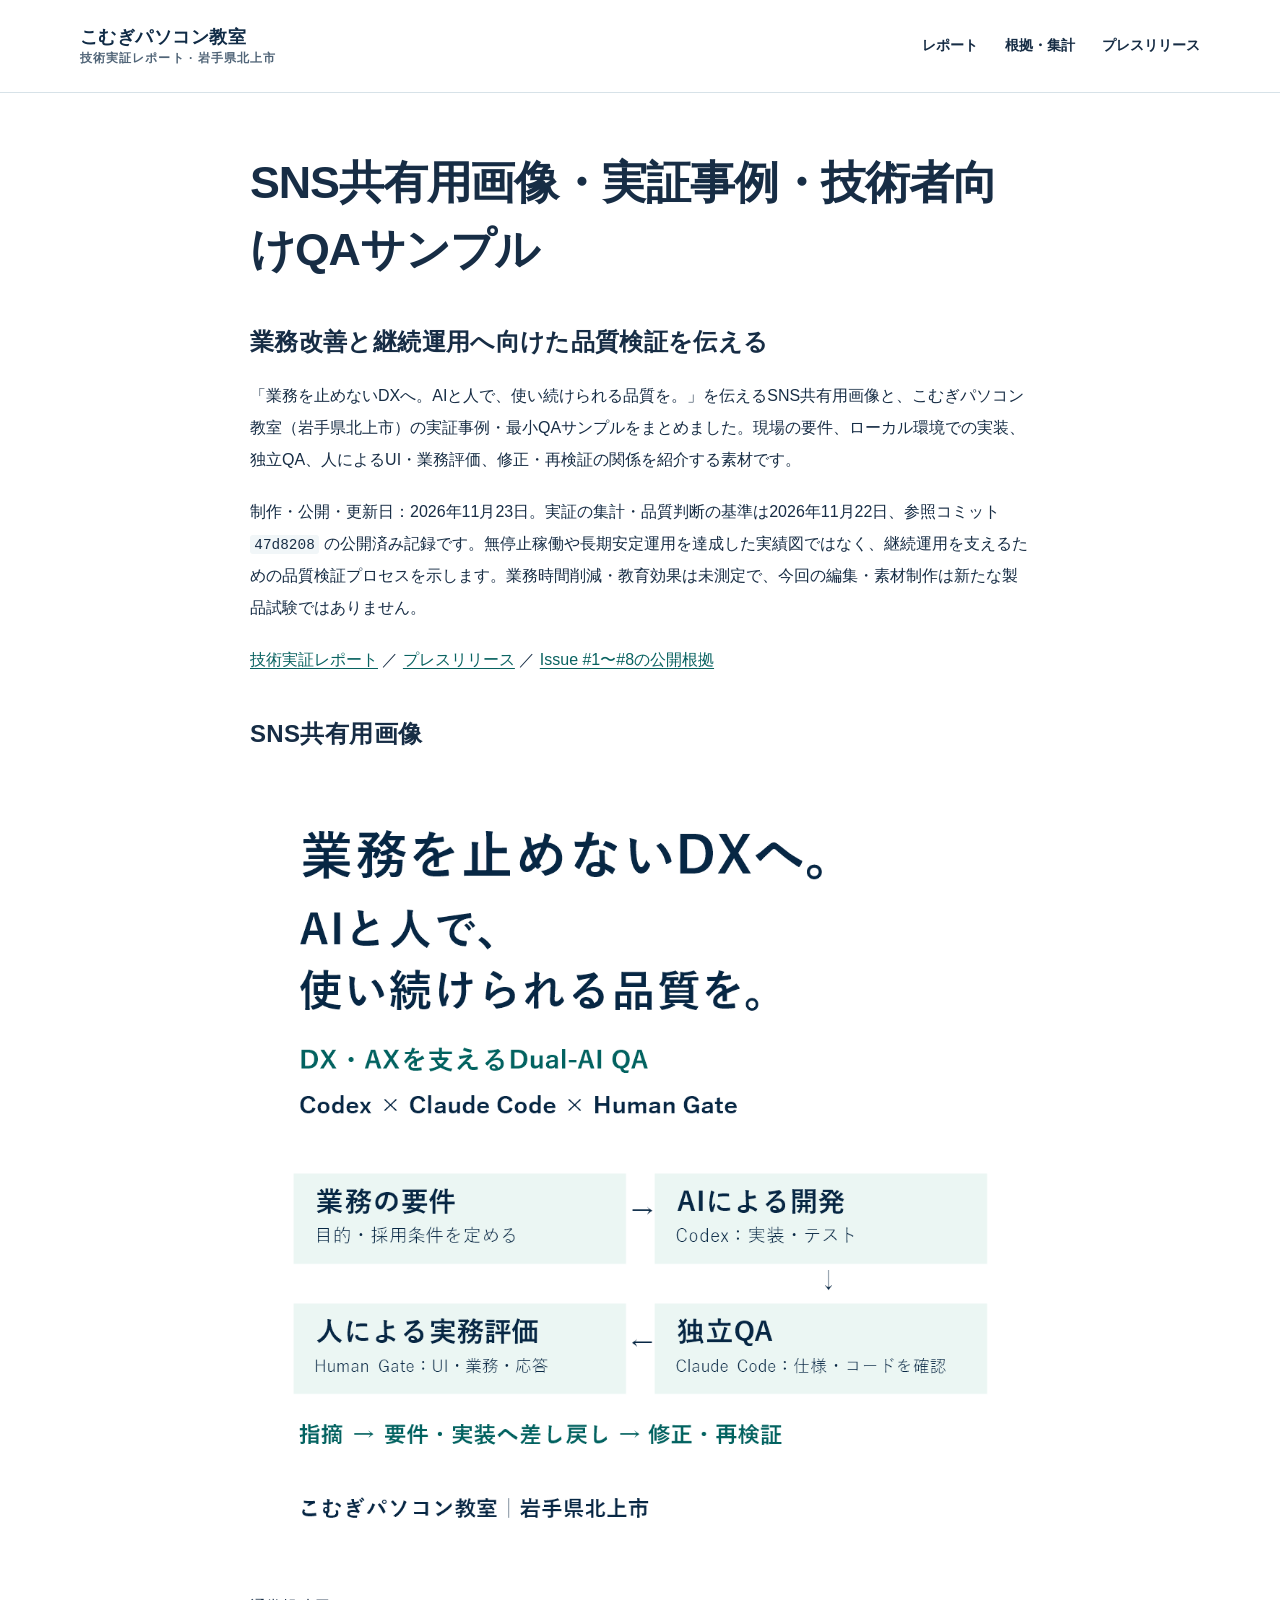
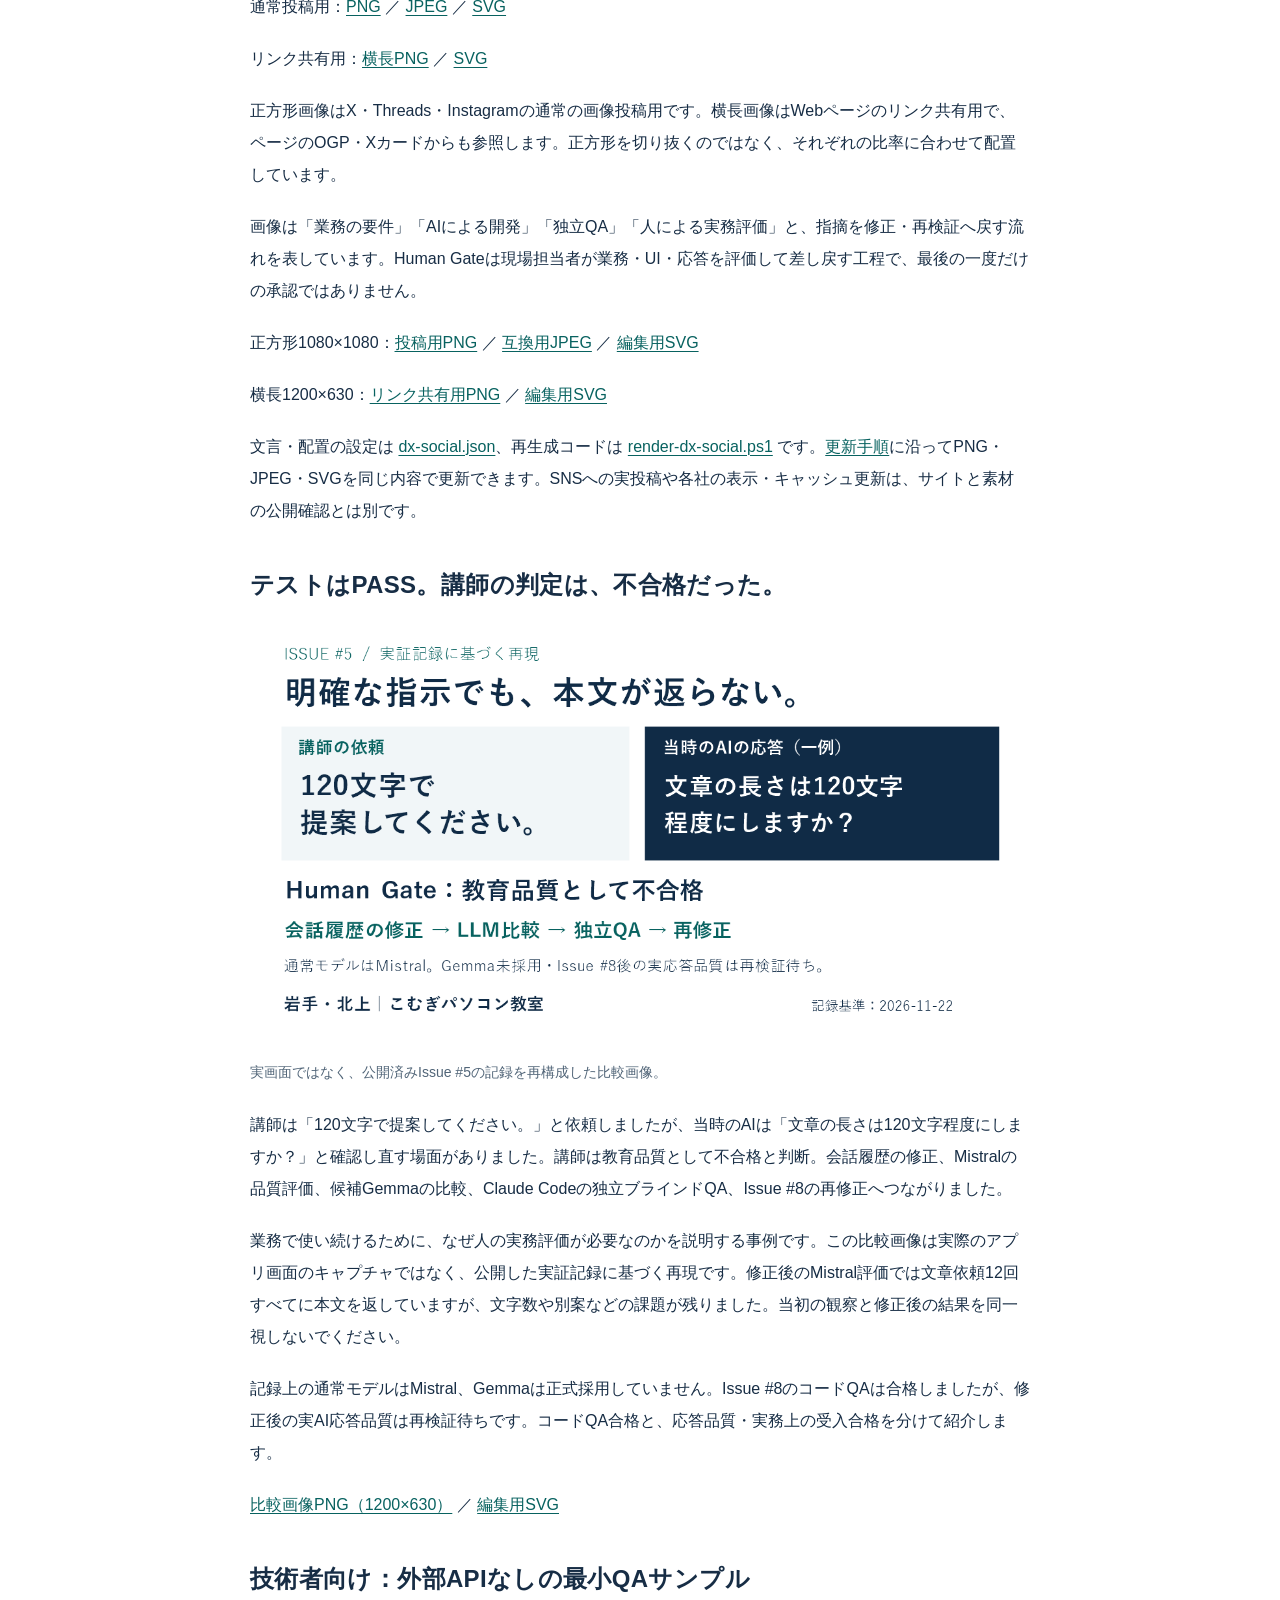
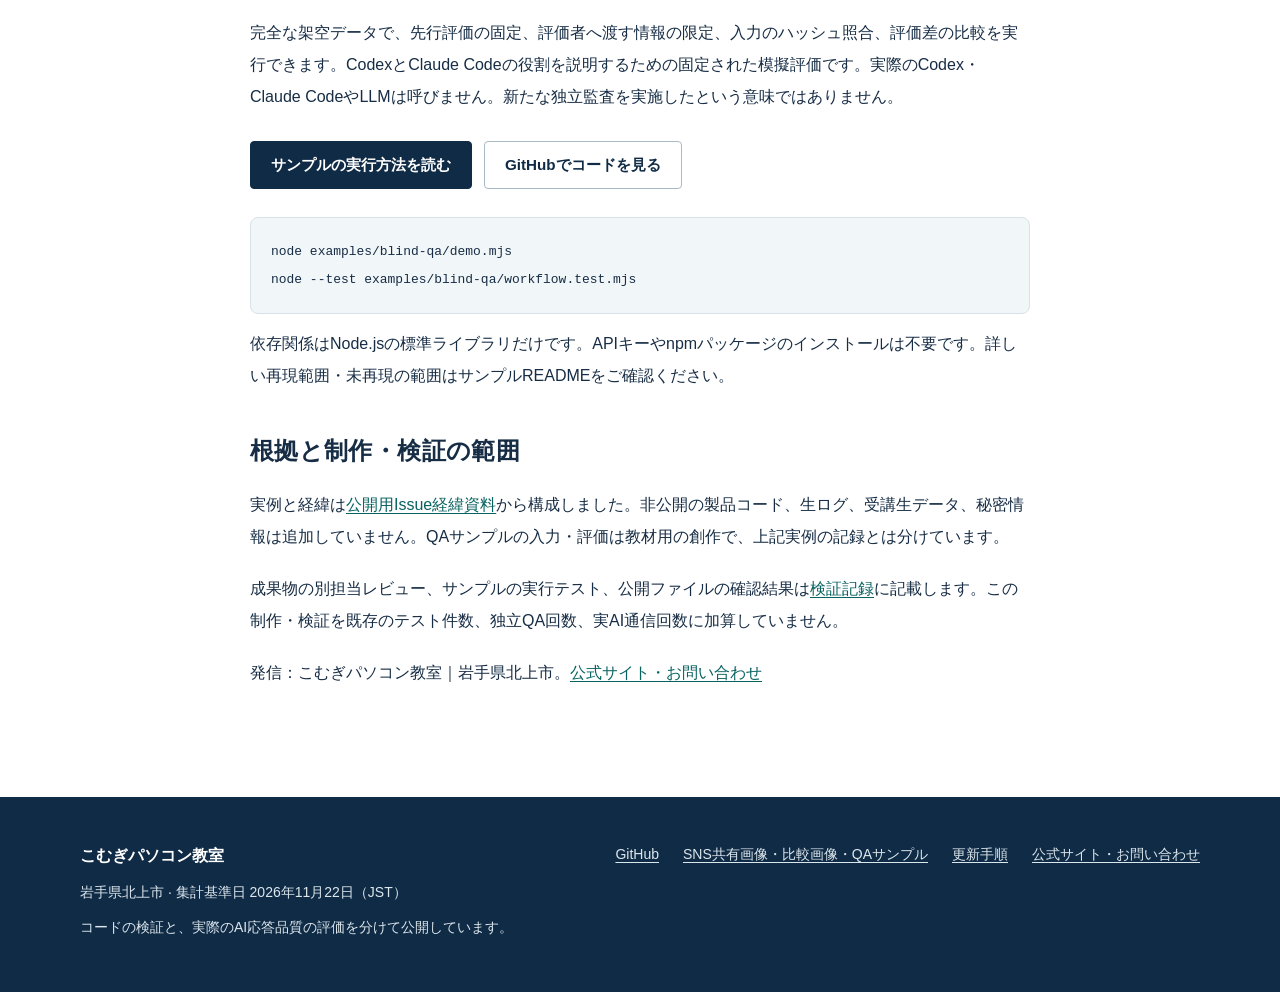
<file: media.html>
<!doctype html>
<html lang="ja"><head><meta charset="utf-8"><meta name="viewport" content="width=device-width,initial-scale=1"><title>SNS共有画像・比較画像・QAサンプル｜こむぎパソコン教室</title><meta name="description" content="DX・AXを支えるDual-AI QAのSNS投稿用画像・OGP画像、Issue #5比較画像、外部APIを使わない模擬QAサンプル。"><meta name="theme-color" content="#102b46"><link rel="canonical" href="https://suguruwada0612-ship-it.github.io/dual-ai-qa-report/media.html"><meta property="og:type" content="article"><meta property="og:locale" content="ja_JP"><meta property="og:title" content="SNS共有画像・比較画像・QAサンプル"><meta property="og:description" content="DX・AXを支えるDual-AI QAのSNS投稿用画像・OGP画像、Issue #5比較画像、外部APIを使わない模擬QAサンプル。"><meta property="og:url" content="https://suguruwada0612-ship-it.github.io/dual-ai-qa-report/media.html"><meta property="og:site_name" content="こむぎパソコン教室"><meta property="og:image" content="https://suguruwada0612-ship-it.github.io/dual-ai-qa-report/assets/ogp-dual-ai-qa-dx.png"><meta property="og:image:type" content="image/png"><meta property="og:image:width" content="1200"><meta property="og:image:height" content="630"><meta property="og:image:alt" content="業務を止めないDXへ。AIと人で、使い続けられる品質を。Codex × Claude Code × Human Gate。こむぎパソコン教室｜岩手県北上市。"><meta name="twitter:card" content="summary_large_image"><meta name="twitter:title" content="SNS共有画像・比較画像・QAサンプル"><meta name="twitter:description" content="DX・AXを支えるDual-AI QAのSNS投稿用画像・OGP画像、Issue #5比較画像、外部APIを使わない模擬QAサンプル。"><meta name="twitter:image" content="https://suguruwada0612-ship-it.github.io/dual-ai-qa-report/assets/ogp-dual-ai-qa-dx.png"><meta name="twitter:image:alt" content="業務を止めないDXへ。AIと人で、使い続けられる品質を。Codex × Claude Code × Human Gate。こむぎパソコン教室｜岩手県北上市。"><link rel="icon" href="assets/favicon.svg" type="image/svg+xml"><link rel="stylesheet" href="assets/style.css"></head>
<body><a class="skip-link" href="#main">本文へ移動</a><header class="site-header"><div class="container"><a class="brand" href="index.html">こむぎパソコン教室<small>技術実証レポート · 岩手県北上市</small></a><nav class="nav" aria-label="メインナビゲーション"><a href="index.html">レポート</a><a href="evidence.html">根拠・集計</a><a href="press.html">プレスリリース</a></nav></div></header>
<main id="main" class="container"><article class="article prose"><h1>SNS共有用画像・実証事例・技術者向けQAサンプル</h1>
<h2 id="intro">業務改善と継続運用へ向けた品質検証を伝える</h2>
<p>「業務を止めないDXへ。AIと人で、使い続けられる品質を。」を伝えるSNS共有用画像と、こむぎパソコン教室（岩手県北上市）の実証事例・最小QAサンプルをまとめました。現場の要件、ローカル環境での実装、独立QA、人によるUI・業務評価、修正・再検証の関係を紹介する素材です。</p>
<p>制作・公開・更新日：2026年11月23日。実証の集計・品質判断の基準は2026年11月22日、参照コミット <code>47d8208</code> の公開済み記録です。無停止稼働や長期安定運用を達成した実績図ではなく、継続運用を支えるための品質検証プロセスを示します。業務時間削減・教育効果は未測定で、今回の編集・素材制作は新たな製品試験ではありません。</p>
<p><a href="index.html">技術実証レポート</a> ／ <a href="press.html">プレスリリース</a> ／ <a href="evidence.html#human-gate">Issue #1〜#8の公開根拠</a></p>
<h2 id="social">SNS共有用画像</h2>
<figure style="margin:1.5rem 0"><img src="assets/media/dual-ai-qa-dx-square.png" width="1080" height="1080" style="width:100%;height:auto" alt="業務を止めないDXへ。業務の要件、AI開発、独立QA、人による実務評価から修正・再検証へ戻る工程。"></figure><p>通常投稿用：<a href="assets/media/dual-ai-qa-dx-square.png">PNG</a> ／ <a href="assets/media/dual-ai-qa-dx-square.jpg">JPEG</a> ／ <a href="assets/media/dual-ai-qa-dx-square.svg">SVG</a></p><p>リンク共有用：<a href="assets/ogp-dual-ai-qa-dx.png">横長PNG</a> ／ <a href="assets/ogp-dual-ai-qa-dx.svg">SVG</a></p>
<p>正方形画像はX・Threads・Instagramの通常の画像投稿用です。横長画像はWebページのリンク共有用で、ページのOGP・Xカードからも参照します。正方形を切り抜くのではなく、それぞれの比率に合わせて配置しています。</p>
<p>画像は「業務の要件」「AIによる開発」「独立QA」「人による実務評価」と、指摘を修正・再検証へ戻す流れを表しています。Human Gateは現場担当者が業務・UI・応答を評価して差し戻す工程で、最後の一度だけの承認ではありません。</p>
<p>正方形1080×1080：<a href="assets/media/dual-ai-qa-dx-square.png">投稿用PNG</a> ／ <a href="assets/media/dual-ai-qa-dx-square.jpg">互換用JPEG</a> ／ <a href="assets/media/dual-ai-qa-dx-square.svg">編集用SVG</a></p>
<p>横長1200×630：<a href="assets/ogp-dual-ai-qa-dx.png">リンク共有用PNG</a> ／ <a href="assets/ogp-dual-ai-qa-dx.svg">編集用SVG</a></p>
<p>文言・配置の設定は <a href="media-src/dx-social.json">dx-social.json</a>、再生成コードは <a href="scripts/render-dx-social.ps1">render-dx-social.ps1</a> です。<a href="UPDATE.md">更新手順</a>に沿ってPNG・JPEG・SVGを同じ内容で更新できます。SNSへの実投稿や各社の表示・キャッシュ更新は、サイトと素材の公開確認とは別です。</p>
<h2 id="comparison">テストはPASS。講師の判定は、不合格だった。</h2>
<figure style="margin:1.5rem 0"><img src="assets/media/issue5-comparison.png" width="1200" height="630" style="width:100%;height:auto" alt="講師の120文字で提案という依頼に、当時のAIが文字数を確認し直した一例。Human Gateで教育品質として不合格と判断。実証記録に基づく再現。"><figcaption>実画面ではなく、公開済みIssue #5の記録を再構成した比較画像。</figcaption></figure>
<p>講師は「120文字で提案してください。」と依頼しましたが、当時のAIは「文章の長さは120文字程度にしますか？」と確認し直す場面がありました。講師は教育品質として不合格と判断。会話履歴の修正、Mistralの品質評価、候補Gemmaの比較、Claude Codeの独立ブラインドQA、Issue #8の再修正へつながりました。</p>
<p>業務で使い続けるために、なぜ人の実務評価が必要なのかを説明する事例です。この比較画像は実際のアプリ画面のキャプチャではなく、公開した実証記録に基づく再現です。修正後のMistral評価では文章依頼12回すべてに本文を返していますが、文字数や別案などの課題が残りました。当初の観察と修正後の結果を同一視しないでください。</p>
<p>記録上の通常モデルはMistral、Gemmaは正式採用していません。Issue #8のコードQAは合格しましたが、修正後の実AI応答品質は再検証待ちです。コードQA合格と、応答品質・実務上の受入合格を分けて紹介します。</p>
<p><a href="assets/media/issue5-comparison.png">比較画像PNG（1200×630）</a> ／ <a href="assets/media/issue5-comparison.svg">編集用SVG</a></p>
<h2 id="sample">技術者向け：外部APIなしの最小QAサンプル</h2>
<p>完全な架空データで、先行評価の固定、評価者へ渡す情報の限定、入力のハッシュ照合、評価差の比較を実行できます。CodexとClaude Codeの役割を説明するための固定された模擬評価です。実際のCodex・Claude CodeやLLMは呼びません。新たな独立監査を実施したという意味ではありません。</p>
<div class="actions"><a class="button" href="sample.html">サンプルの実行方法を読む</a><a class="button secondary" href="https://github.com/suguruwada0612-ship-it/dual-ai-qa-report/tree/main/examples/blind-qa">GitHubでコードを見る</a></div><pre><code>node examples/blind-qa/demo.mjs
node --test examples/blind-qa/workflow.test.mjs</code></pre>
<p>依存関係はNode.jsの標準ライブラリだけです。APIキーやnpmパッケージのインストールは不要です。詳しい再現範囲・未再現の範囲はサンプルREADMEをご確認ください。</p>
<h2 id="sources">根拠と制作・検証の範囲</h2>
<p>実例と経緯は<a href="evidence/human-gate-chronology.md">公開用Issue経緯資料</a>から構成しました。非公開の製品コード、生ログ、受講生データ、秘密情報は追加していません。QAサンプルの入力・評価は教材用の創作で、上記実例の記録とは分けています。</p>
<p>成果物の別担当レビュー、サンプルの実行テスト、公開ファイルの確認結果は<a href="VERIFICATION.md">検証記録</a>に記載します。この制作・検証を既存のテスト件数、独立QA回数、実AI通信回数に加算していません。</p>
<p>発信：こむぎパソコン教室｜岩手県北上市。<a href="https://komugi-pc-school.tank.jp/">公式サイト・お問い合わせ</a></p></article></main>
<footer class="site-footer"><div class="container"><div><p><strong>こむぎパソコン教室</strong></p><p>岩手県北上市 · 集計基準日 2026年11月22日（JST）</p><p>コードの検証と、実際のAI応答品質の評価を分けて公開しています。</p></div><nav aria-label="フッターナビゲーション"><a href="https://github.com/suguruwada0612-ship-it/dual-ai-qa-report">GitHub</a><a href="media.html">SNS共有画像・比較画像・QAサンプル</a><a href="UPDATE.md">更新手順</a><a href="https://komugi-pc-school.tank.jp/">公式サイト・お問い合わせ</a></nav></div></footer></body></html>
</file>
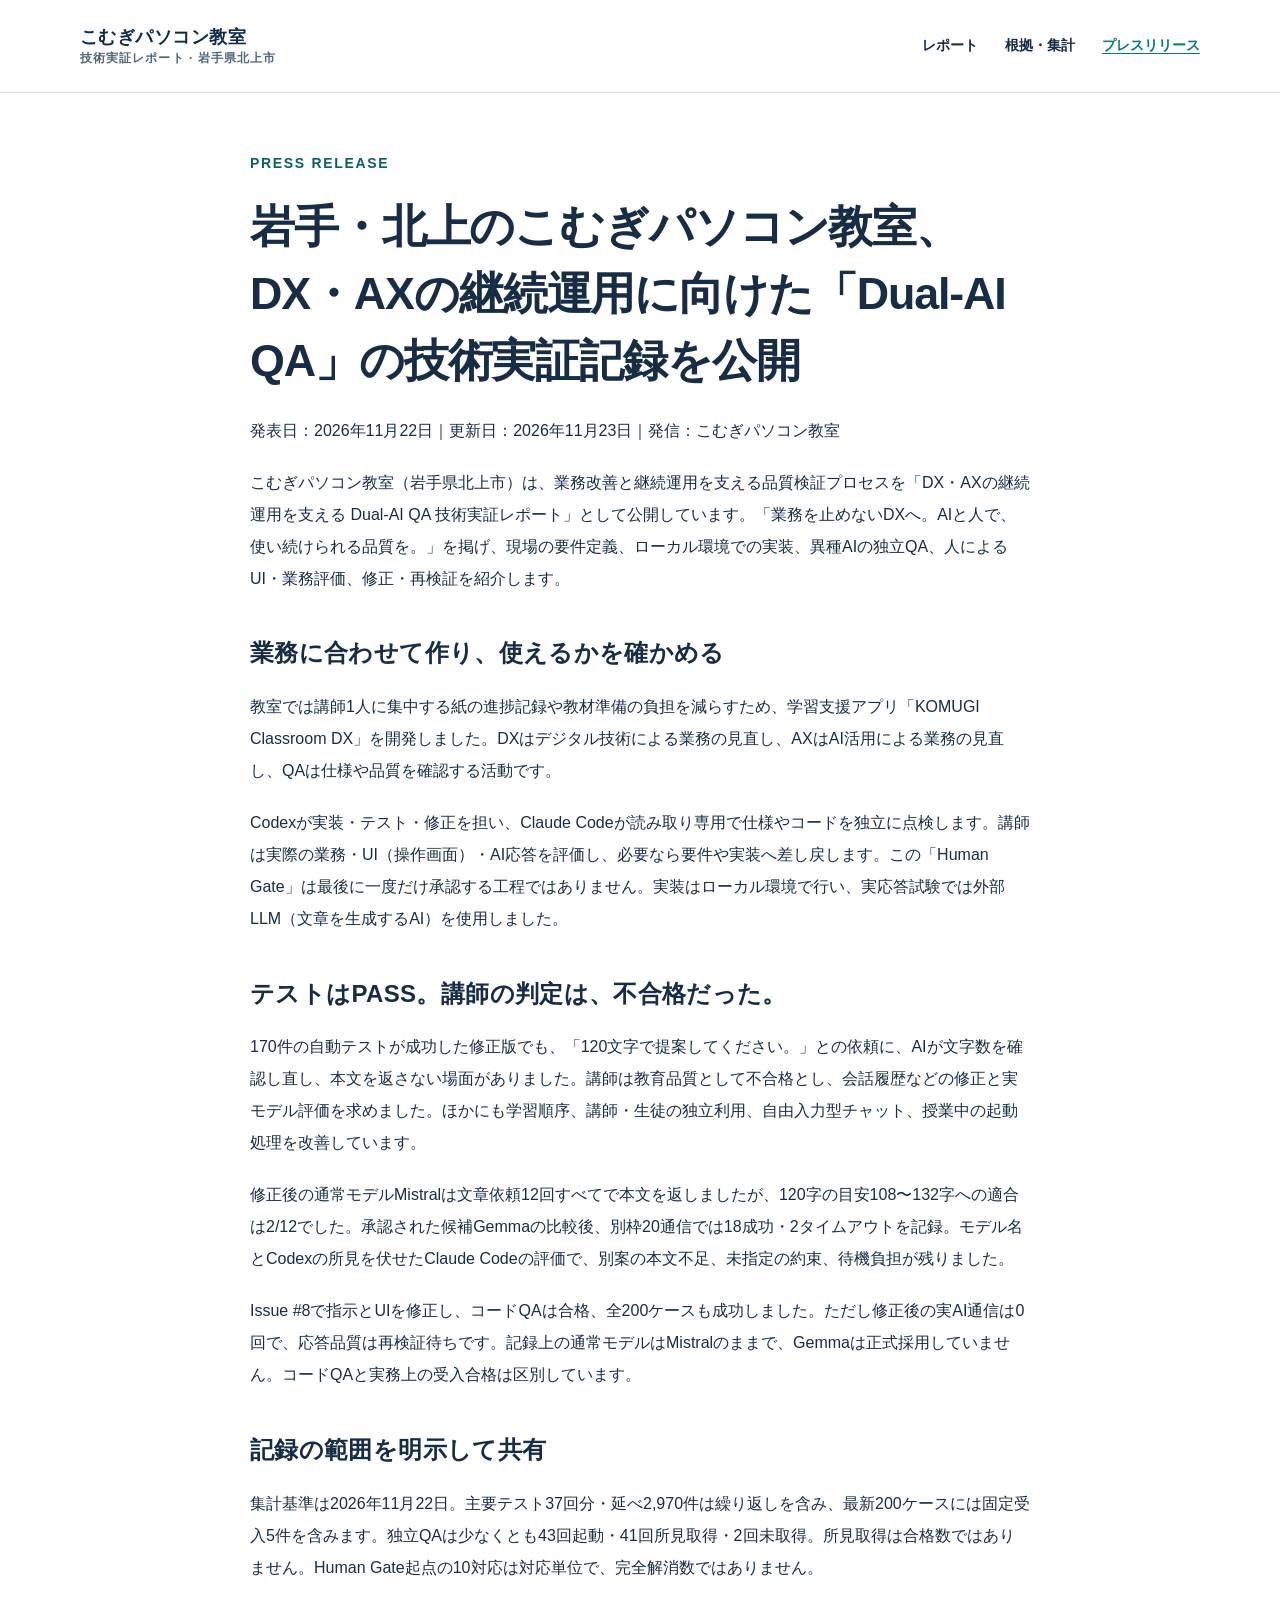
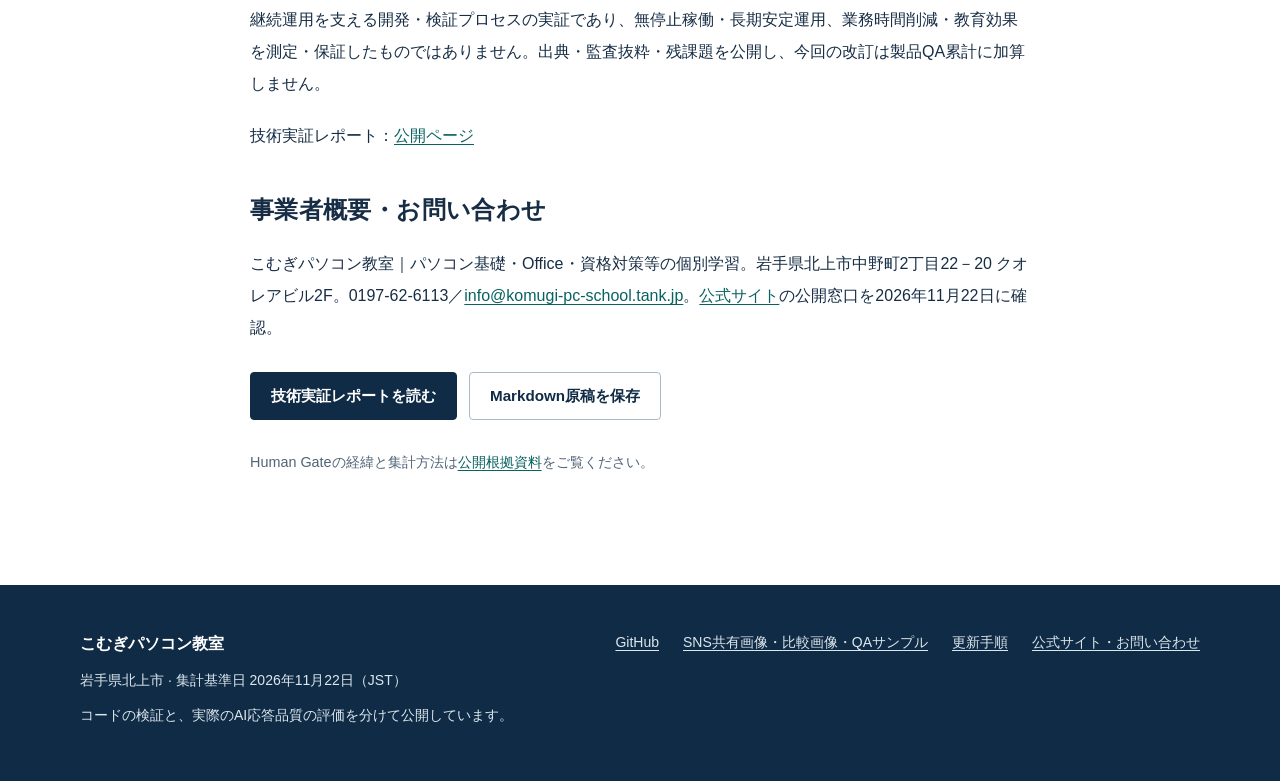
<file: press.html>
<!doctype html>
<html lang="ja"><head><meta charset="utf-8"><meta name="viewport" content="width=device-width,initial-scale=1"><title>岩手・北上のこむぎパソコン教室、DX・AXの継続運用に向けた「Dual-AI QA」の技術実証記録を公開｜こむぎパソコン教室</title><meta name="description" content="岩手・北上のこむぎパソコン教室が、DX・AXの継続運用に向けたDual-AI QAの実証記録を公開。現場の要件定義、AI開発・独立QA、人による実務評価を結ぶ取り組み。"><meta name="theme-color" content="#102b46"><link rel="canonical" href="https://suguruwada0612-ship-it.github.io/dual-ai-qa-report/press.html"><meta property="og:type" content="article"><meta property="og:locale" content="ja_JP"><meta property="og:title" content="岩手・北上のこむぎパソコン教室、DX・AXの継続運用に向けた「Dual-AI QA」の技術実証記録を公開"><meta property="og:description" content="岩手・北上のこむぎパソコン教室が、DX・AXの継続運用に向けたDual-AI QAの実証記録を公開。現場の要件定義、AI開発・独立QA、人による実務評価を結ぶ取り組み。"><meta property="og:url" content="https://suguruwada0612-ship-it.github.io/dual-ai-qa-report/press.html"><meta property="og:site_name" content="こむぎパソコン教室"><meta property="og:image" content="https://suguruwada0612-ship-it.github.io/dual-ai-qa-report/assets/ogp-dual-ai-qa-dx.png"><meta property="og:image:type" content="image/png"><meta property="og:image:width" content="1200"><meta property="og:image:height" content="630"><meta property="og:image:alt" content="業務を止めないDXへ。AIと人で、使い続けられる品質を。Codex × Claude Code × Human Gate。こむぎパソコン教室｜岩手県北上市。"><meta name="twitter:card" content="summary_large_image"><meta name="twitter:title" content="岩手・北上のこむぎパソコン教室、DX・AXの継続運用に向けた「Dual-AI QA」の技術実証記録を公開"><meta name="twitter:description" content="岩手・北上のこむぎパソコン教室が、DX・AXの継続運用に向けたDual-AI QAの実証記録を公開。現場の要件定義、AI開発・独立QA、人による実務評価を結ぶ取り組み。"><meta name="twitter:image" content="https://suguruwada0612-ship-it.github.io/dual-ai-qa-report/assets/ogp-dual-ai-qa-dx.png"><meta name="twitter:image:alt" content="業務を止めないDXへ。AIと人で、使い続けられる品質を。Codex × Claude Code × Human Gate。こむぎパソコン教室｜岩手県北上市。"><link rel="icon" href="assets/favicon.svg" type="image/svg+xml"><link rel="stylesheet" href="assets/style.css"></head>
<body><a class="skip-link" href="#main">本文へ移動</a><header class="site-header"><div class="container"><a class="brand" href="index.html">こむぎパソコン教室<small>技術実証レポート · 岩手県北上市</small></a><nav class="nav" aria-label="メインナビゲーション"><a href="index.html">レポート</a><a href="evidence.html">根拠・集計</a><a href="press.html" aria-current="page">プレスリリース</a></nav></div></header>
<main id="main" class="container"><article class="article prose"><p class="eyebrow">PRESS RELEASE</p><h1>岩手・北上のこむぎパソコン教室、DX・AXの継続運用に向けた「Dual-AI QA」の技術実証記録を公開</h1>
<p>発表日：2026年11月22日｜更新日：2026年11月23日｜発信：こむぎパソコン教室</p>
<p>こむぎパソコン教室（岩手県北上市）は、業務改善と継続運用を支える品質検証プロセスを「DX・AXの継続運用を支える Dual-AI QA 技術実証レポート」として公開しています。「業務を止めないDXへ。AIと人で、使い続けられる品質を。」を掲げ、現場の要件定義、ローカル環境での実装、異種AIの独立QA、人によるUI・業務評価、修正・再検証を紹介します。</p>
<h2 id="section-1">業務に合わせて作り、使えるかを確かめる</h2>
<p>教室では講師1人に集中する紙の進捗記録や教材準備の負担を減らすため、学習支援アプリ「KOMUGI Classroom DX」を開発しました。DXはデジタル技術による業務の見直し、AXはAI活用による業務の見直し、QAは仕様や品質を確認する活動です。</p>
<p>Codexが実装・テスト・修正を担い、Claude Codeが読み取り専用で仕様やコードを独立に点検します。講師は実際の業務・UI（操作画面）・AI応答を評価し、必要なら要件や実装へ差し戻します。この「Human Gate」は最後に一度だけ承認する工程ではありません。実装はローカル環境で行い、実応答試験では外部LLM（文章を生成するAI）を使用しました。</p>
<h2 id="section-2">テストはPASS。講師の判定は、不合格だった。</h2>
<p>170件の自動テストが成功した修正版でも、「120文字で提案してください。」との依頼に、AIが文字数を確認し直し、本文を返さない場面がありました。講師は教育品質として不合格とし、会話履歴などの修正と実モデル評価を求めました。ほかにも学習順序、講師・生徒の独立利用、自由入力型チャット、授業中の起動処理を改善しています。</p>
<p>修正後の通常モデルMistralは文章依頼12回すべてで本文を返しましたが、120字の目安108〜132字への適合は2/12でした。承認された候補Gemmaの比較後、別枠20通信では18成功・2タイムアウトを記録。モデル名とCodexの所見を伏せたClaude Codeの評価で、別案の本文不足、未指定の約束、待機負担が残りました。</p>
<p>Issue #8で指示とUIを修正し、コードQAは合格、全200ケースも成功しました。ただし修正後の実AI通信は0回で、応答品質は再検証待ちです。記録上の通常モデルはMistralのままで、Gemmaは正式採用していません。コードQAと実務上の受入合格は区別しています。</p>
<h2 id="section-3">記録の範囲を明示して共有</h2>
<p>集計基準は2026年11月22日。主要テスト37回分・延べ2,970件は繰り返しを含み、最新200ケースには固定受入5件を含みます。独立QAは少なくとも43回起動・41回所見取得・2回未取得。所見取得は合格数ではありません。Human Gate起点の10対応は対応単位で、完全解消数ではありません。</p>
<p>継続運用を支える開発・検証プロセスの実証であり、無停止稼働・長期安定運用、業務時間削減・教育効果を測定・保証したものではありません。出典・監査抜粋・残課題を公開し、今回の改訂は製品QA累計に加算しません。</p>
<p>技術実証レポート：<a href="https://suguruwada0612-ship-it.github.io/dual-ai-qa-report/">公開ページ</a></p>
<h2 id="section-4">事業者概要・お問い合わせ</h2>
<p>こむぎパソコン教室｜パソコン基礎・Office・資格対策等の個別学習。岩手県北上市中野町2丁目22－20 クオレアビル2F。0197-62-6113／<a href="mailto:info@komugi-pc-school.tank.jp">info@komugi-pc-school.tank.jp</a>。<a href="https://komugi-pc-school.tank.jp/">公式サイト</a>の公開窓口を2026年11月22日に確認。</p><div class="actions"><a class="button" href="index.html">技術実証レポートを読む</a><a class="button secondary" href="press.md" download>Markdown原稿を保存</a></div><p class="note">Human Gateの経緯と集計方法は<a href="evidence.html#human-gate">公開根拠資料</a>をご覧ください。</p></article></main>
<footer class="site-footer"><div class="container"><div><p><strong>こむぎパソコン教室</strong></p><p>岩手県北上市 · 集計基準日 2026年11月22日（JST）</p><p>コードの検証と、実際のAI応答品質の評価を分けて公開しています。</p></div><nav aria-label="フッターナビゲーション"><a href="https://github.com/suguruwada0612-ship-it/dual-ai-qa-report">GitHub</a><a href="media.html">SNS共有画像・比較画像・QAサンプル</a><a href="UPDATE.md">更新手順</a><a href="https://komugi-pc-school.tank.jp/">公式サイト・お問い合わせ</a></nav></div></footer></body></html>
</file>
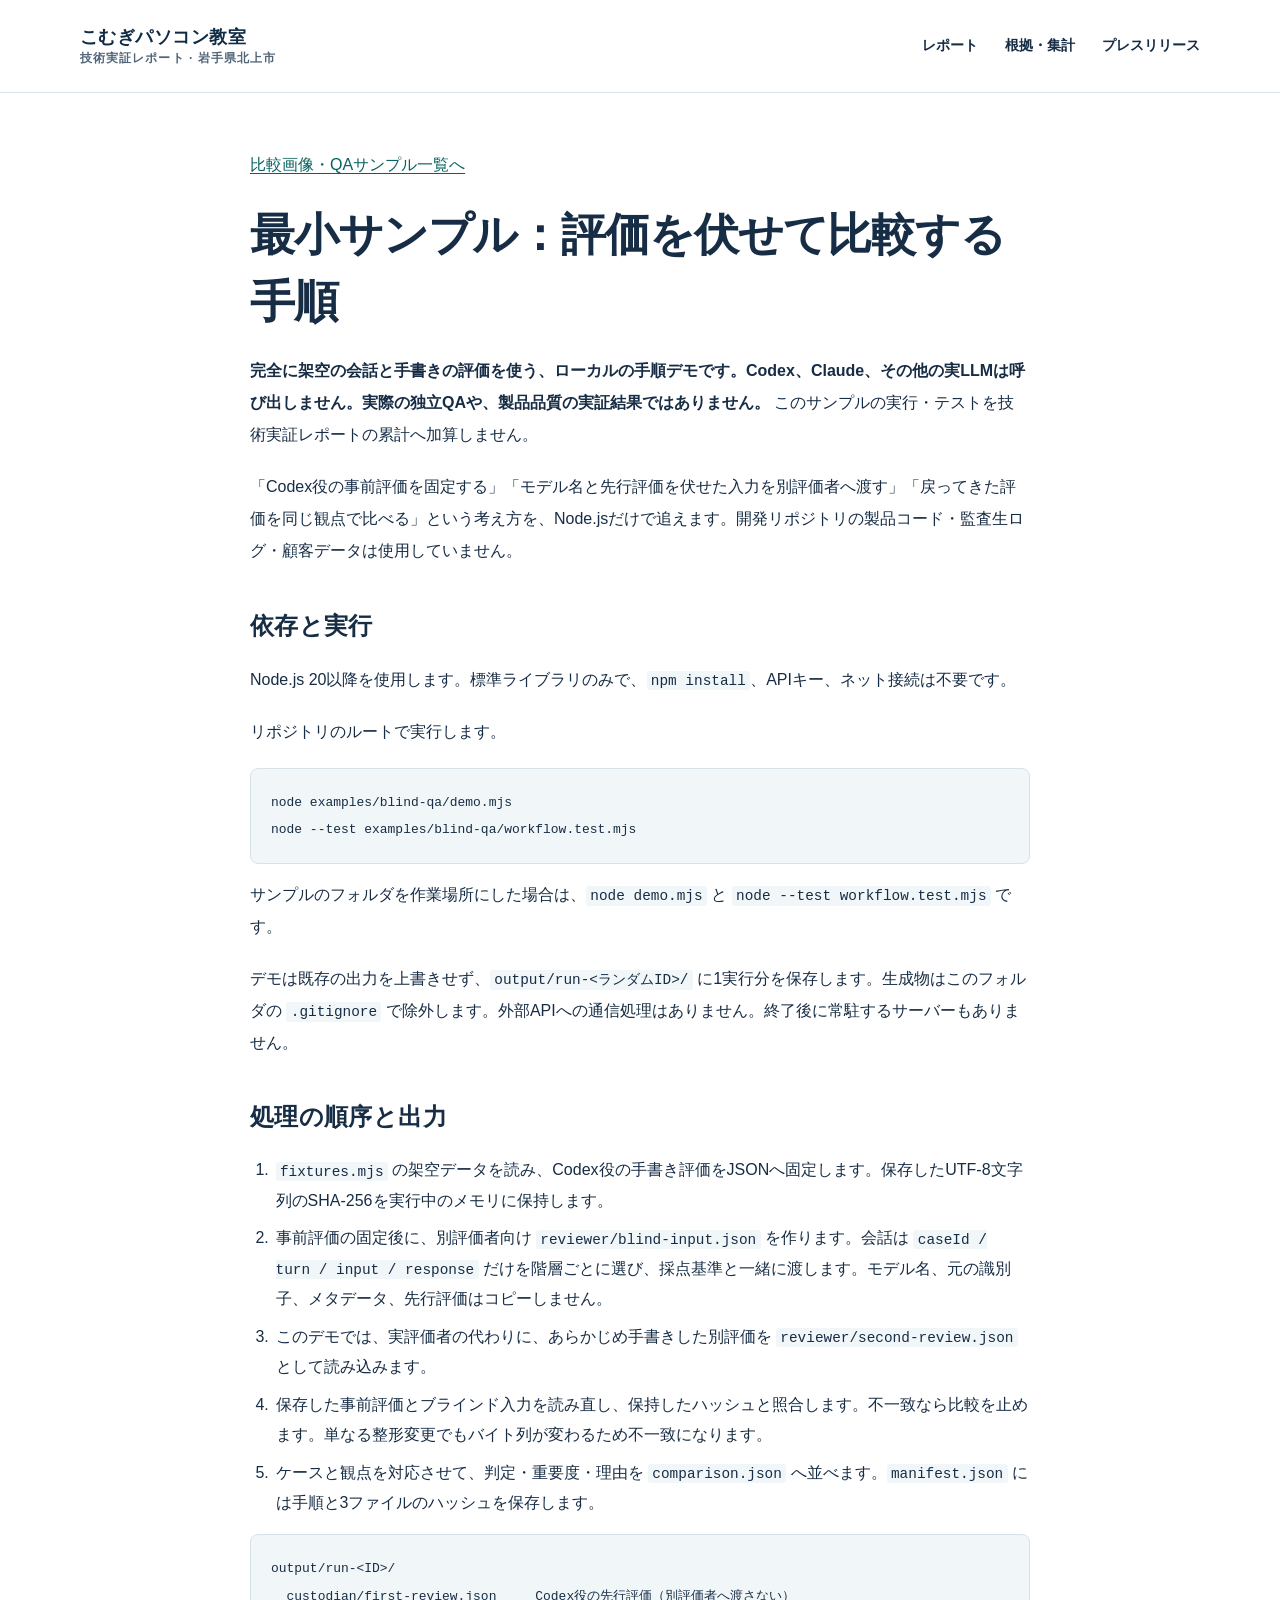
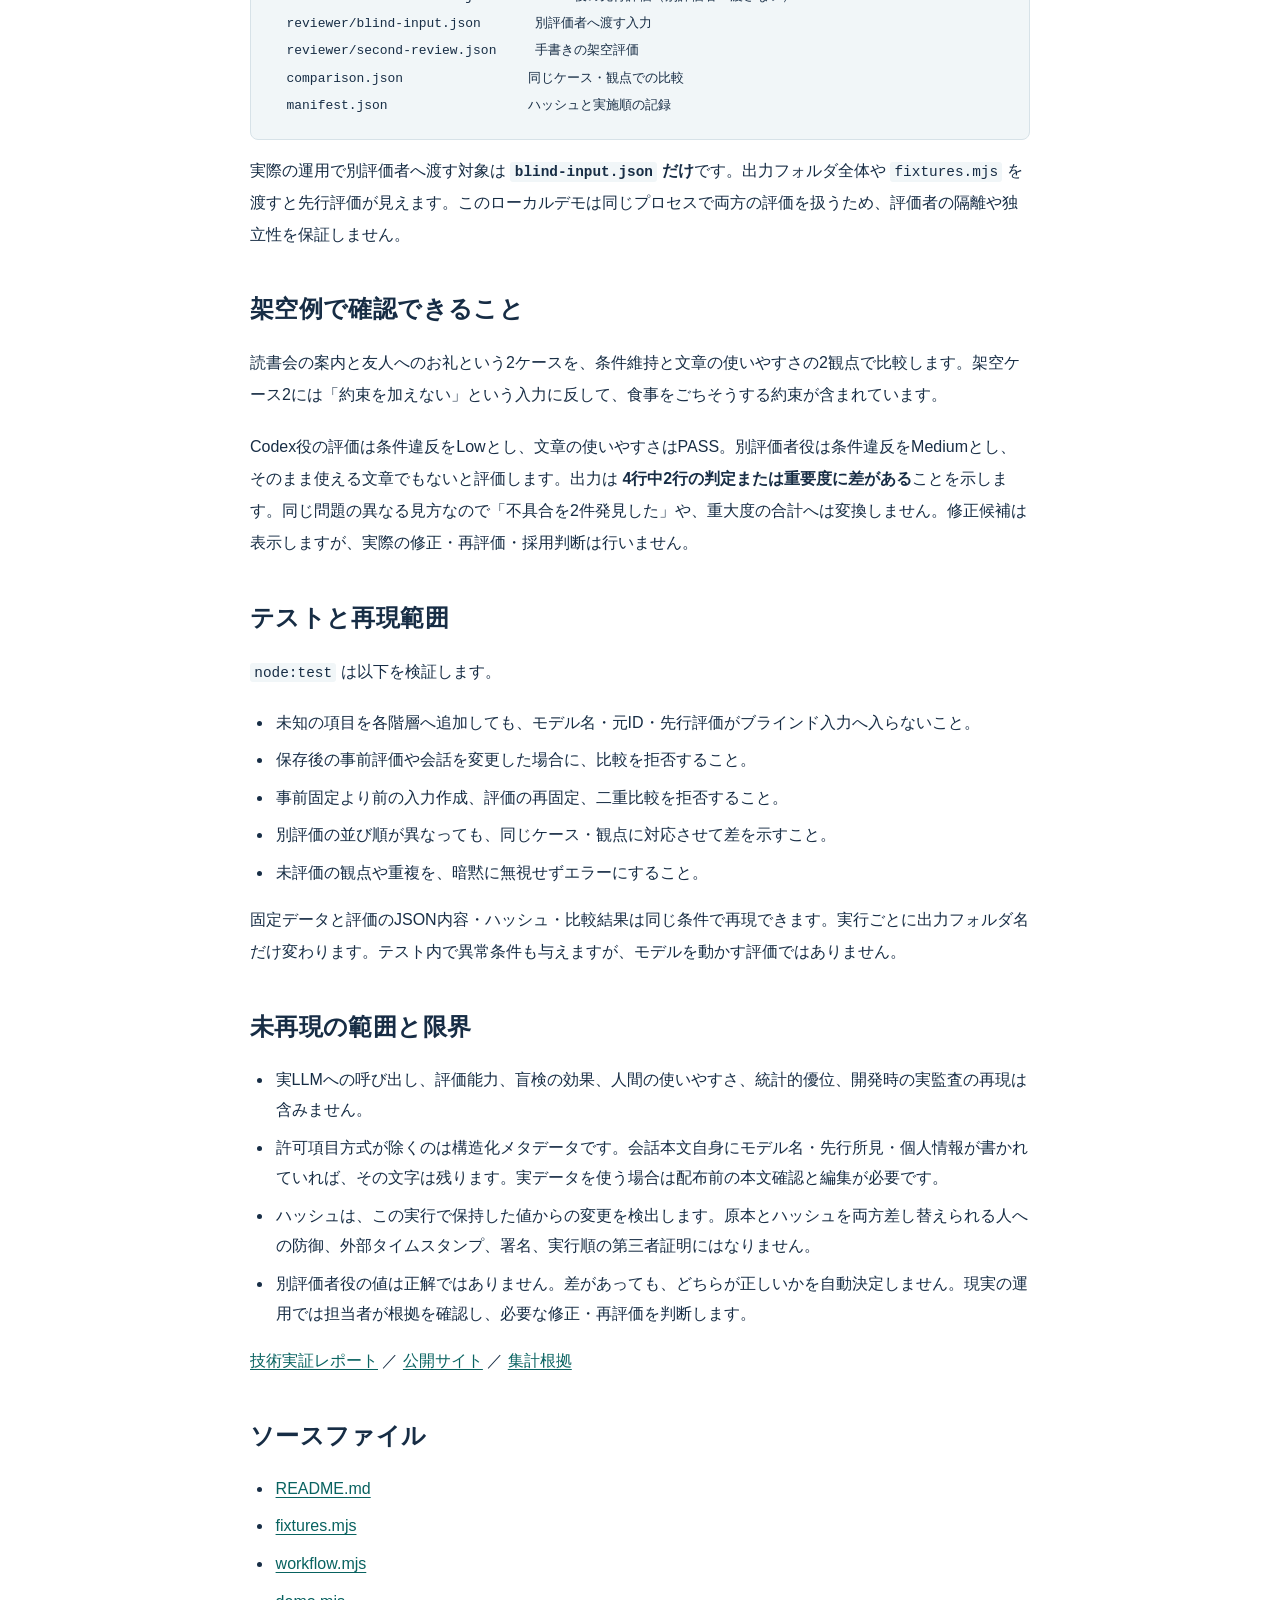
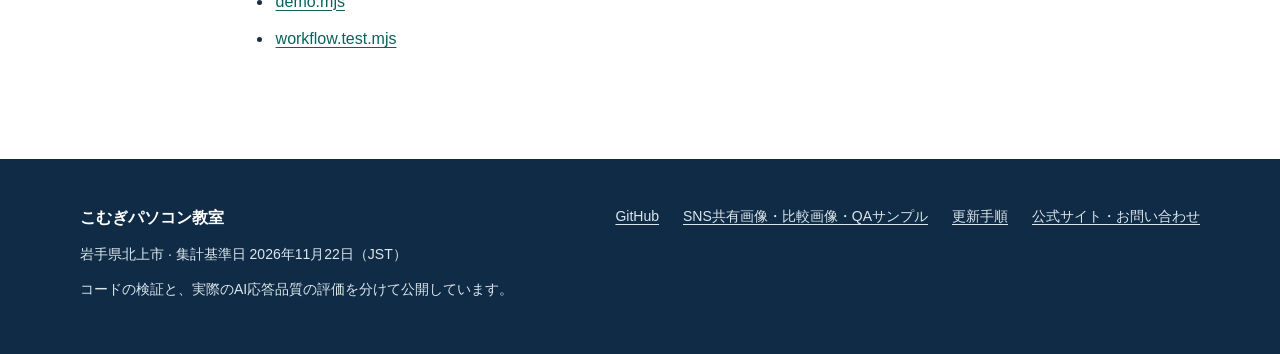
<file: sample.html>
<!doctype html>
<html lang="ja"><head><meta charset="utf-8"><meta name="viewport" content="width=device-width,initial-scale=1"><title>技術者向け最小QAサンプル｜こむぎパソコン教室</title><meta name="description" content="Node.js標準ライブラリのみで動く、完全架空データのブラインド評価手順デモ。実LLMへの通信は行いません。"><meta name="theme-color" content="#102b46"><link rel="canonical" href="https://suguruwada0612-ship-it.github.io/dual-ai-qa-report/sample.html"><meta property="og:type" content="article"><meta property="og:locale" content="ja_JP"><meta property="og:title" content="技術者向け最小QAサンプル"><meta property="og:description" content="Node.js標準ライブラリのみで動く、完全架空データのブラインド評価手順デモ。実LLMへの通信は行いません。"><meta property="og:url" content="https://suguruwada0612-ship-it.github.io/dual-ai-qa-report/sample.html"><meta property="og:site_name" content="こむぎパソコン教室"><meta property="og:image" content="https://suguruwada0612-ship-it.github.io/dual-ai-qa-report/assets/ogp-dual-ai-qa-dx.png"><meta property="og:image:type" content="image/png"><meta property="og:image:width" content="1200"><meta property="og:image:height" content="630"><meta property="og:image:alt" content="業務を止めないDXへ。AIと人で、使い続けられる品質を。Codex × Claude Code × Human Gate。こむぎパソコン教室｜岩手県北上市。"><meta name="twitter:card" content="summary_large_image"><meta name="twitter:title" content="技術者向け最小QAサンプル"><meta name="twitter:description" content="Node.js標準ライブラリのみで動く、完全架空データのブラインド評価手順デモ。実LLMへの通信は行いません。"><meta name="twitter:image" content="https://suguruwada0612-ship-it.github.io/dual-ai-qa-report/assets/ogp-dual-ai-qa-dx.png"><meta name="twitter:image:alt" content="業務を止めないDXへ。AIと人で、使い続けられる品質を。Codex × Claude Code × Human Gate。こむぎパソコン教室｜岩手県北上市。"><link rel="icon" href="assets/favicon.svg" type="image/svg+xml"><link rel="stylesheet" href="assets/style.css"></head>
<body><a class="skip-link" href="#main">本文へ移動</a><header class="site-header"><div class="container"><a class="brand" href="index.html">こむぎパソコン教室<small>技術実証レポート · 岩手県北上市</small></a><nav class="nav" aria-label="メインナビゲーション"><a href="index.html">レポート</a><a href="evidence.html">根拠・集計</a><a href="press.html">プレスリリース</a></nav></div></header>
<main id="main" class="container"><article class="article prose"><p><a href="media.html">比較画像・QAサンプル一覧へ</a></p><h1>最小サンプル：評価を伏せて比較する手順</h1>
<p><strong>完全に架空の会話と手書きの評価を使う、ローカルの手順デモです。Codex、Claude、その他の実LLMは呼び出しません。実際の独立QAや、製品品質の実証結果ではありません。</strong> このサンプルの実行・テストを技術実証レポートの累計へ加算しません。</p>
<p>「Codex役の事前評価を固定する」「モデル名と先行評価を伏せた入力を別評価者へ渡す」「戻ってきた評価を同じ観点で比べる」という考え方を、Node.jsだけで追えます。開発リポジトリの製品コード・監査生ログ・顧客データは使用していません。</p>
<h2 id="section-1">依存と実行</h2>
<p>Node.js 20以降を使用します。標準ライブラリのみで、<code>npm install</code>、APIキー、ネット接続は不要です。</p>
<p>リポジトリのルートで実行します。</p>
<pre><code>node examples/blind-qa/demo.mjs
node --test examples/blind-qa/workflow.test.mjs</code></pre>
<p>サンプルのフォルダを作業場所にした場合は、<code>node demo.mjs</code> と <code>node --test workflow.test.mjs</code> です。</p>
<p>デモは既存の出力を上書きせず、<code>output/run-&lt;ランダムID&gt;/</code> に1実行分を保存します。生成物はこのフォルダの <code>.gitignore</code> で除外します。外部APIへの通信処理はありません。終了後に常駐するサーバーもありません。</p>
<h2 id="section-2">処理の順序と出力</h2>
<ol><li><code>fixtures.mjs</code> の架空データを読み、Codex役の手書き評価をJSONへ固定します。保存したUTF-8文字列のSHA-256を実行中のメモリに保持します。</li><li>事前評価の固定後に、別評価者向け <code>reviewer/blind-input.json</code> を作ります。会話は <code>caseId / turn / input / response</code> だけを階層ごとに選び、採点基準と一緒に渡します。モデル名、元の識別子、メタデータ、先行評価はコピーしません。</li><li>このデモでは、実評価者の代わりに、あらかじめ手書きした別評価を <code>reviewer/second-review.json</code> として読み込みます。</li><li>保存した事前評価とブラインド入力を読み直し、保持したハッシュと照合します。不一致なら比較を止めます。単なる整形変更でもバイト列が変わるため不一致になります。</li><li>ケースと観点を対応させて、判定・重要度・理由を <code>comparison.json</code> へ並べます。<code>manifest.json</code> には手順と3ファイルのハッシュを保存します。</li></ol>
<pre><code>output/run-&lt;ID&gt;/
  custodian/first-review.json     Codex役の先行評価（別評価者へ渡さない）
  reviewer/blind-input.json       別評価者へ渡す入力
  reviewer/second-review.json     手書きの架空評価
  comparison.json                同じケース・観点での比較
  manifest.json                  ハッシュと実施順の記録</code></pre>
<p>実際の運用で別評価者へ渡す対象は <strong><code>blind-input.json</code> だけ</strong>です。出力フォルダ全体や <code>fixtures.mjs</code> を渡すと先行評価が見えます。このローカルデモは同じプロセスで両方の評価を扱うため、評価者の隔離や独立性を保証しません。</p>
<h2 id="section-3">架空例で確認できること</h2>
<p>読書会の案内と友人へのお礼という2ケースを、条件維持と文章の使いやすさの2観点で比較します。架空ケース2には「約束を加えない」という入力に反して、食事をごちそうする約束が含まれています。</p>
<p>Codex役の評価は条件違反をLowとし、文章の使いやすさはPASS。別評価者役は条件違反をMediumとし、そのまま使える文章でもないと評価します。出力は <strong>4行中2行の判定または重要度に差がある</strong>ことを示します。同じ問題の異なる見方なので「不具合を2件発見した」や、重大度の合計へは変換しません。修正候補は表示しますが、実際の修正・再評価・採用判断は行いません。</p>
<h2 id="section-4">テストと再現範囲</h2>
<p><code>node:test</code> は以下を検証します。</p>
<ul><li>未知の項目を各階層へ追加しても、モデル名・元ID・先行評価がブラインド入力へ入らないこと。</li><li>保存後の事前評価や会話を変更した場合に、比較を拒否すること。</li><li>事前固定より前の入力作成、評価の再固定、二重比較を拒否すること。</li><li>別評価の並び順が異なっても、同じケース・観点に対応させて差を示すこと。</li><li>未評価の観点や重複を、暗黙に無視せずエラーにすること。</li></ul>
<p>固定データと評価のJSON内容・ハッシュ・比較結果は同じ条件で再現できます。実行ごとに出力フォルダ名だけ変わります。テスト内で異常条件も与えますが、モデルを動かす評価ではありません。</p>
<h2 id="section-5">未再現の範囲と限界</h2>
<ul><li>実LLMへの呼び出し、評価能力、盲検の効果、人間の使いやすさ、統計的優位、開発時の実監査の再現は含みません。</li><li>許可項目方式が除くのは構造化メタデータです。会話本文自身にモデル名・先行所見・個人情報が書かれていれば、その文字は残ります。実データを使う場合は配布前の本文確認と編集が必要です。</li><li>ハッシュは、この実行で保持した値からの変更を検出します。原本とハッシュを両方差し替えられる人への防御、外部タイムスタンプ、署名、実行順の第三者証明にはなりません。</li><li>別評価者役の値は正解ではありません。差があっても、どちらが正しいかを自動決定しません。現実の運用では担当者が根拠を確認し、必要な修正・再評価を判断します。</li></ul>
<p><a href="report.md">技術実証レポート</a> ／ <a href="index.html">公開サイト</a> ／ <a href="evidence.md">集計根拠</a></p><h2>ソースファイル</h2><ul><li><a href="examples/blind-qa/README.md">README.md</a></li><li><a href="examples/blind-qa/fixtures.mjs">fixtures.mjs</a></li><li><a href="examples/blind-qa/workflow.mjs">workflow.mjs</a></li><li><a href="examples/blind-qa/demo.mjs">demo.mjs</a></li><li><a href="examples/blind-qa/workflow.test.mjs">workflow.test.mjs</a></li></ul></article></main>
<footer class="site-footer"><div class="container"><div><p><strong>こむぎパソコン教室</strong></p><p>岩手県北上市 · 集計基準日 2026年11月22日（JST）</p><p>コードの検証と、実際のAI応答品質の評価を分けて公開しています。</p></div><nav aria-label="フッターナビゲーション"><a href="https://github.com/suguruwada0612-ship-it/dual-ai-qa-report">GitHub</a><a href="media.html">SNS共有画像・比較画像・QAサンプル</a><a href="UPDATE.md">更新手順</a><a href="https://komugi-pc-school.tank.jp/">公式サイト・お問い合わせ</a></nav></div></footer></body></html>
</file>
<file: assets/style.css>
:root{color-scheme:light;--ink:#172d45;--muted:#516578;--teal:#087b78;--teal-dark:#086260;--line:#d7e2e8;--paper:#fff;--wash:#f1f6f8;--soft:#eaf6f3;--navy:#102b46;--max:1120px}
*{box-sizing:border-box}html{scroll-behavior:smooth;scroll-padding-top:2rem}body{margin:0;background:var(--paper);color:var(--ink);font-family:"Noto Sans JP","Yu Gothic",YuGothic,"Hiragino Kaku Gothic ProN",Meiryo,sans-serif;font-size:1rem;line-height:1.9;-webkit-text-size-adjust:100%;overflow-wrap:anywhere}h1,h2,h3,h4,p,figure,blockquote{margin-top:0}h1,h2,h3,h4{line-height:1.45;font-feature-settings:"palt";letter-spacing:.015em}h1{font-size:clamp(2rem,4.8vw,3.6rem);font-weight:750;letter-spacing:-.025em;margin-bottom:1.25rem}h2{font-size:clamp(1.55rem,3vw,2.1rem);margin-bottom:1.25rem}h3{font-size:1.2rem;margin-bottom:.75rem}h4{font-size:1.05rem}p{margin-bottom:1.25rem}a{color:var(--teal-dark);text-underline-offset:.2em;text-decoration-thickness:1px}a:hover{text-decoration-thickness:2px}a:focus-visible,button:focus-visible,summary:focus-visible{outline:3px solid #c16b00;outline-offset:5px;border-radius:2px}a:hover,button:hover{transition:color .15s ease,background .15s ease}img,svg{max-width:100%;height:auto}ul,ol{padding-left:1.45em}li{padding-left:.15em;margin-bottom:.45rem}small{font-size:.875rem}strong{font-weight:750}code{font-family:ui-monospace,Consolas,monospace;font-size:.9em;background:var(--wash);padding:.12em .3em;border-radius:3px;overflow-wrap:anywhere}pre{overflow:auto;background:var(--wash);padding:1.25rem;border:1px solid var(--line);border-radius:8px;font-size:.9rem}pre code{padding:0;background:transparent}hr{border:0;border-top:1px solid var(--line);margin:2.5rem 0}::selection{background:#c9eee5;color:var(--ink)}
.container{width:min(calc(100% - 4rem),var(--max));margin-inline:auto}.site-header{border-bottom:1px solid var(--line);background:#fff}.site-header .container{display:flex;align-items:center;justify-content:space-between;gap:1.5rem;min-height:92px}.brand{display:inline-flex;flex-direction:column;color:var(--navy);font-weight:750;font-size:1.1rem;line-height:1.45;text-decoration:none;letter-spacing:.025em}.brand small{font-size:.75rem;letter-spacing:.09em;color:var(--muted);font-weight:600}.nav{display:flex;align-items:center;gap:1.7rem;flex-wrap:wrap;font-size:.9rem;font-weight:650}.nav a{text-decoration:none;color:var(--ink);padding-block:.4rem}.nav a:hover,.nav a[aria-current="page"]{color:var(--teal);text-decoration:underline}.skip-link{position:absolute;left:1rem;top:-10rem;z-index:10;background:var(--navy);color:#fff;padding:.7rem 1.2rem}.skip-link:focus{top:1rem}
.hero{padding:5rem 0 3.75rem;position:relative}.hero h1{max-width:20ch}.eyebrow,.kicker{color:var(--teal-dark);font-size:.875rem;font-weight:750;letter-spacing:.12em;margin-bottom:1rem}.lede{font-size:clamp(1.125rem,2vw,1.3rem);line-height:1.9;max-width:48em}.meta{font-size:.875rem;color:var(--muted);line-height:1.9;display:flex;flex-wrap:wrap;gap:.25rem 1.4rem;margin:1.5rem 0}.actions{display:flex;align-items:center;gap:.75rem;flex-wrap:wrap;margin:1.75rem 0}.button{display:inline-flex;align-items:center;justify-content:center;min-height:48px;background:var(--navy);color:#fff;font-size:.95rem;font-weight:700;padding:.7rem 1.25rem;text-decoration:none;border:1px solid var(--navy);border-radius:4px;line-height:1.5}.button:hover{background:#234560;color:#fff}.button.secondary{background:#fff;color:var(--navy);border-color:#a8bac6}.button.secondary:hover{background:var(--wash)}.hero-diagram{margin:1.5rem auto;max-width:35rem}.hero-diagram img{width:100%;display:block}.hero-diagram figcaption,figcaption{font-size:.875rem;line-height:1.8;color:var(--muted);margin-top:.8rem}.hero .two-col{align-items:center}.hero .two-col h1{font-size:clamp(2rem,3.6vw,3.1rem)}
.metrics,.stat-strip{display:grid;grid-template-columns:repeat(4,minmax(0,1fr));border-top:1px solid var(--line);border-bottom:1px solid var(--line);margin:2rem 0 1rem}.metric{padding:1.6rem 1.5rem 1.6rem 0;min-width:0}.metric+.metric{border-left:1px solid var(--line);padding-left:1.5rem}.metric-value{font-size:clamp(2rem,4vw,3rem);line-height:1.2;color:var(--navy);font-weight:750;font-variant-numeric:tabular-nums;letter-spacing:-.04em;display:block}.metric-value small{font-size:1rem;letter-spacing:0;margin-left:.25rem}.metric-label{font-size:.875rem;line-height:1.7;color:var(--muted);display:block;margin-top:.75rem}.metric p{font-size:.875rem;line-height:1.75;margin:.75rem 0 0}.section{padding:3.75rem 0;border-top:1px solid var(--line)}.section-head{margin-bottom:2rem;max-width:50rem}.section-head .kicker{margin-bottom:.6rem}.section-head p{color:var(--muted)}.two-col{display:grid;grid-template-columns:repeat(2,minmax(0,1fr));gap:2.25rem}.three-col{display:grid;grid-template-columns:repeat(3,minmax(0,1fr));gap:1.5rem}.card{border:1px solid var(--line);padding:1.7rem;border-radius:8px;background:#fff}.card p:last-child,.case p:last-child,.callout p:last-child{margin-bottom:0}.card h3{padding-bottom:.75rem;border-bottom:2px solid var(--teal)}.callout{background:var(--soft);border-left:4px solid var(--teal);padding:1.4rem 1.6rem;margin:1.75rem 0}.callout h3{font-size:1.1rem}.note{font-size:.9rem;line-height:1.85;color:var(--muted)}.muted{color:var(--muted)}.source{font-size:.875rem;line-height:1.8;color:var(--muted);margin-top:1rem}.source code{font-size:.85em}.tag{display:inline-block;font-size:.8rem;line-height:1.6;font-weight:700;padding:.15rem .6rem;border-radius:3px;background:var(--soft);color:var(--teal-dark);margin-bottom:.8rem}.status-row{display:flex;align-items:baseline;gap:1rem;flex-wrap:wrap;margin-bottom:1rem}.status-row .tag{margin:0}.quote{margin:1.5rem 0;padding:.5rem 0 .5rem 1.4rem;border-left:3px solid var(--teal);font-size:1.1rem;line-height:1.9}.quote p:last-child{margin-bottom:0}
.table-scroll{overflow:auto;margin:1.5rem 0;border:1px solid var(--line);border-radius:6px;-webkit-overflow-scrolling:touch}.table-scroll:focus-visible{outline:3px solid var(--teal);outline-offset:3px}table{width:100%;border-collapse:collapse;text-align:left;font-size:.9rem;line-height:1.75}th,td{padding:1rem 1.1rem;vertical-align:top;border-bottom:1px solid var(--line)}th{background:var(--wash);font-weight:700;color:var(--navy)}tr:last-child td{border-bottom:0}td:first-child,th:first-child{font-weight:650}td small{font-size:.8rem}caption{text-align:left;padding:1rem 1.1rem;font-weight:700;background:#fff}.table-scroll table{min-width:650px}td.num,th.num{text-align:right;font-variant-numeric:tabular-nums;white-space:nowrap}tbody tr:hover{background:#f8fbfc}.case{padding:2rem 0;border-top:1px solid var(--line)}.case:first-child{border-top:0;padding-top:0}.case-grid{display:grid;grid-template-columns:1fr 1fr;gap:1rem 2rem}.case-grid>div{padding:1.2rem 1.4rem;background:var(--wash);border-radius:5px}.case-grid h4{color:var(--teal-dark);margin-bottom:.5rem}.case-grid p{font-size:.95rem}.toc{background:var(--wash);border:1px solid var(--line);padding:1.5rem 1.75rem;border-radius:6px;margin:2rem 0}.toc ul,.toc ol{margin:0;display:grid;grid-template-columns:repeat(2,minmax(0,1fr));gap:.3rem 1.5rem}.toc a{color:var(--ink);font-size:.95rem}.toc h2,.toc h3{font-size:1.05rem;margin-bottom:.9rem}.download-list{list-style:none;padding:0;margin:1.5rem 0}.download-list li{padding:1rem 0;margin:0;border-bottom:1px solid var(--line)}.download-list a{font-weight:650}.download-list small{color:var(--muted);display:block;margin-top:.2rem}
.article{padding:3.5rem 0 4.5rem}.prose{max-width:780px;margin-inline:auto}.prose h1{font-size:clamp(1.8rem,4.2vw,2.8rem);line-height:1.5}.prose h2{font-size:1.5rem;margin-top:2.6rem}.prose h3{margin-top:2rem}.prose p{line-height:2}.prose .lede{font-size:1.125rem}.prose .table-scroll{max-width:100%}.press-header{padding-bottom:2rem;border-bottom:1px solid var(--line);margin-bottom:2rem}.press-header .meta{margin-bottom:0}.site-footer{margin-top:1rem;background:var(--navy);color:#dce7ed;padding:2.75rem 0;font-size:.875rem}.site-footer a{color:#dce7ed}.site-footer .container{display:flex;justify-content:space-between;gap:2rem;flex-wrap:wrap}.site-footer p{margin-bottom:.5rem}.site-footer strong{color:#fff;font-size:1rem}.site-footer nav{display:flex;gap:1.5rem;flex-wrap:wrap;align-items:flex-start}details{border:1px solid var(--line);border-radius:6px;padding:1rem 1.25rem;margin:1rem 0}summary{cursor:pointer;font-weight:700}details[open] summary{margin-bottom:1rem}address{font-style:normal}
@media(min-width:1200px){.hero{padding-top:5.5rem}.section{padding-block:4.25rem}}
@media(max-width:800px){.container{width:calc(100% - 3rem)}.site-header .container{min-height:86px}.nav{gap:1rem}.three-col{grid-template-columns:1fr}.two-col{gap:1.5rem}.metrics,.stat-strip{grid-template-columns:repeat(2,minmax(0,1fr))}.metric{padding:1.35rem 1rem}.metric+.metric{padding-left:1rem}.metric:nth-child(3){border-left:0;border-top:1px solid var(--line)}.metric:nth-child(4){border-top:1px solid var(--line)}.hero{padding-top:3rem}.section{padding-block:3rem}}
@media(max-width:600px){.container{width:calc(100% - 2.25rem)}.site-header .container{padding-block:1rem;min-height:0;display:block}.brand{font-size:1rem}.nav{gap:.3rem 1.25rem;margin-top:.75rem;font-size:.875rem}.hero{padding:2.5rem 0 2rem}.hero h1{font-size:2rem}.lede{font-size:1.075rem}.meta{display:block;font-size:.825rem}.meta>*{display:block}.two-col,.case-grid{grid-template-columns:1fr}.three-col{gap:1rem}.section{padding:2.5rem 0}.card{padding:1.4rem}.metrics,.stat-strip{margin-top:1.5rem}.metric-value{font-size:2.3rem}.metric-label{font-size:.825rem}.metric{padding:1.2rem .8rem}.metric+.metric{padding-left:.8rem}.callout{padding:1.15rem 1.2rem}.toc{padding:1.25rem}.toc ul,.toc ol{grid-template-columns:1fr}.button{padding:.7rem 1rem;font-size:.9rem}.actions{gap:.6rem}.article{padding:2.25rem 0 3rem}.prose h1{font-size:1.85rem}.hero-diagram{margin:1rem auto}.site-footer{padding:2rem 0}.site-footer .container{display:block}.site-footer nav{margin-top:1.25rem}.table-scroll{margin-right:0}.case{padding-block:1.5rem}.case-grid>div{padding:1rem 1.2rem}}
@media(prefers-reduced-motion:reduce){html{scroll-behavior:auto}*{transition:none!important}}
@media print{body{font-size:10.5pt;color:#111;background:#fff}.container{width:100%;max-width:none}.site-header,.nav,.actions,.skip-link,.site-footer,.toc{display:none}.hero,.article,.section{padding:1rem 0}.hero h1{font-size:26pt}.section h2{font-size:18pt}.table-scroll{overflow:visible;border:0}.table-scroll table{min-width:0;font-size:9pt}a{color:inherit}.card,.case,.callout,figure,tr{break-inside:avoid}.hero-diagram{max-width:21rem}.prose{max-width:none}.metrics{margin:1rem 0}.metric-value{font-size:22pt}.two-col,.three-col{gap:1rem}h2,h3{break-after:avoid}p{orphans:3;widows:3}}
</file>
